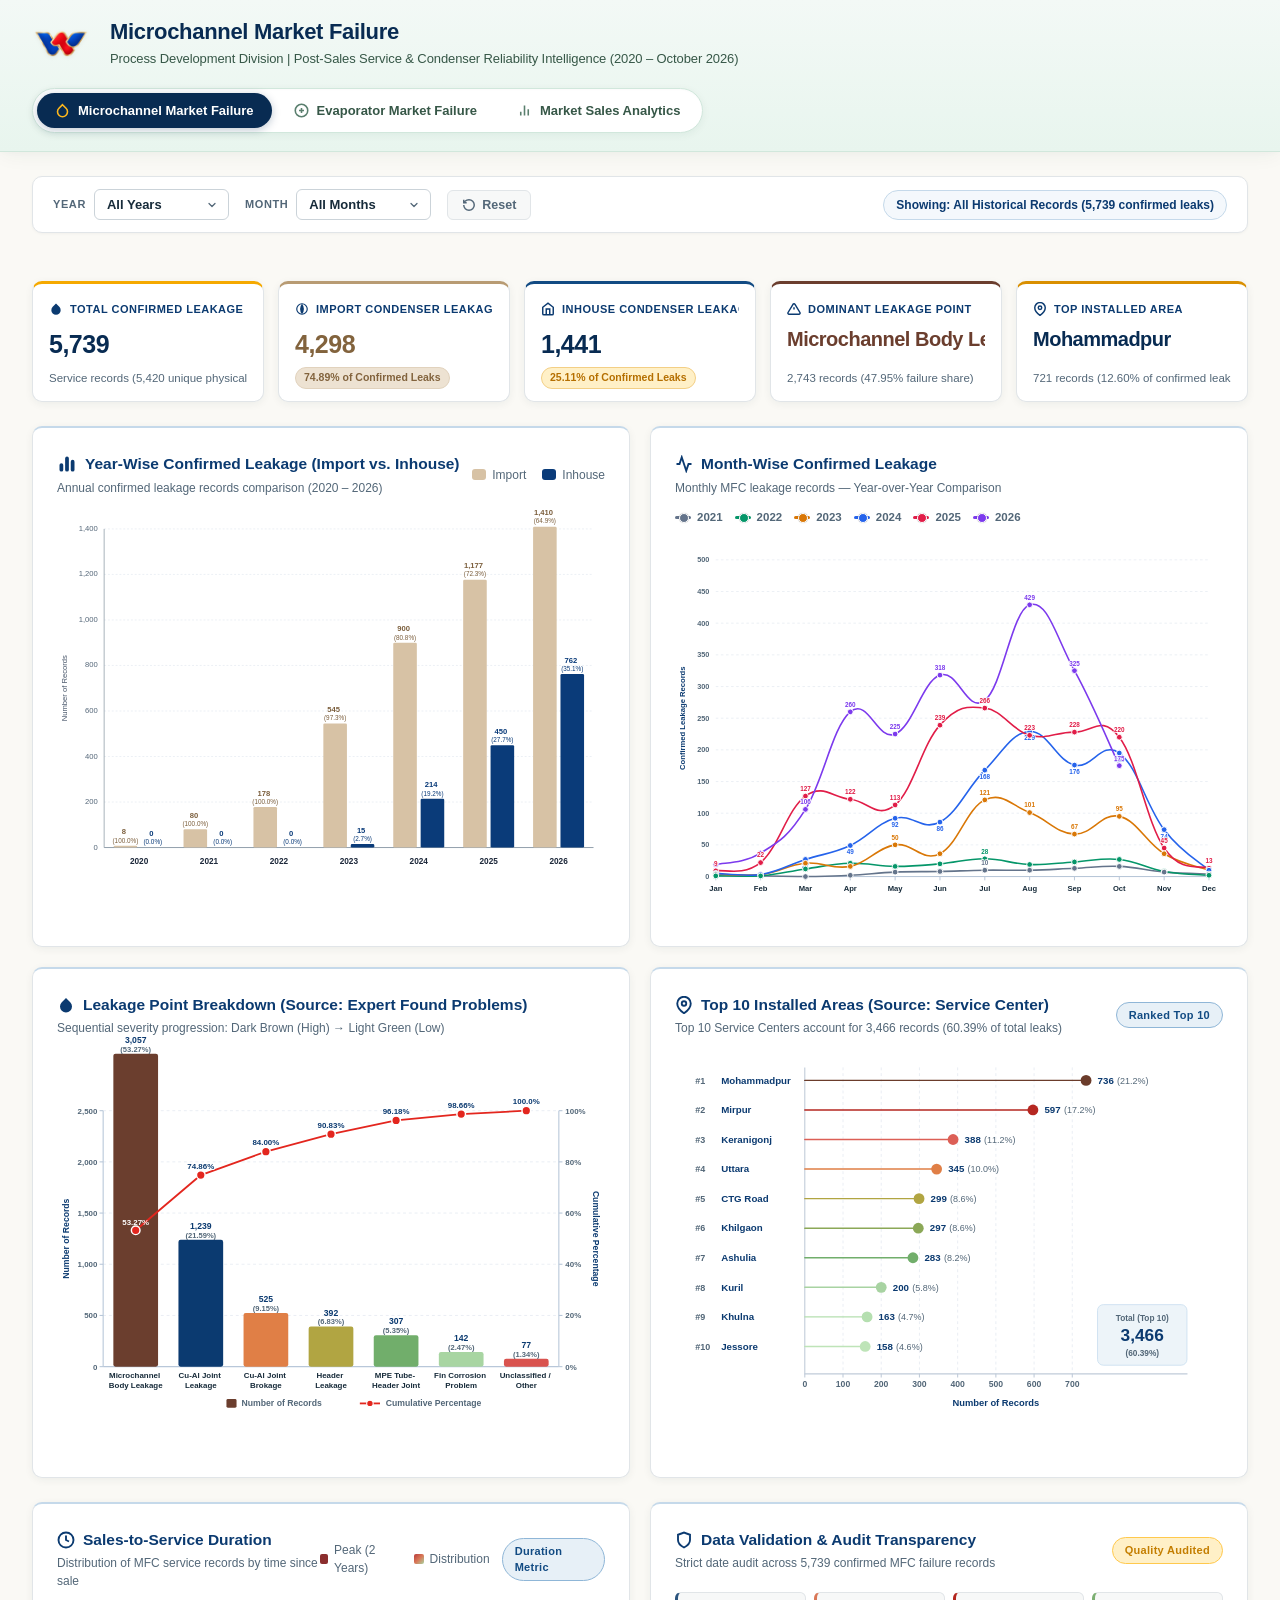
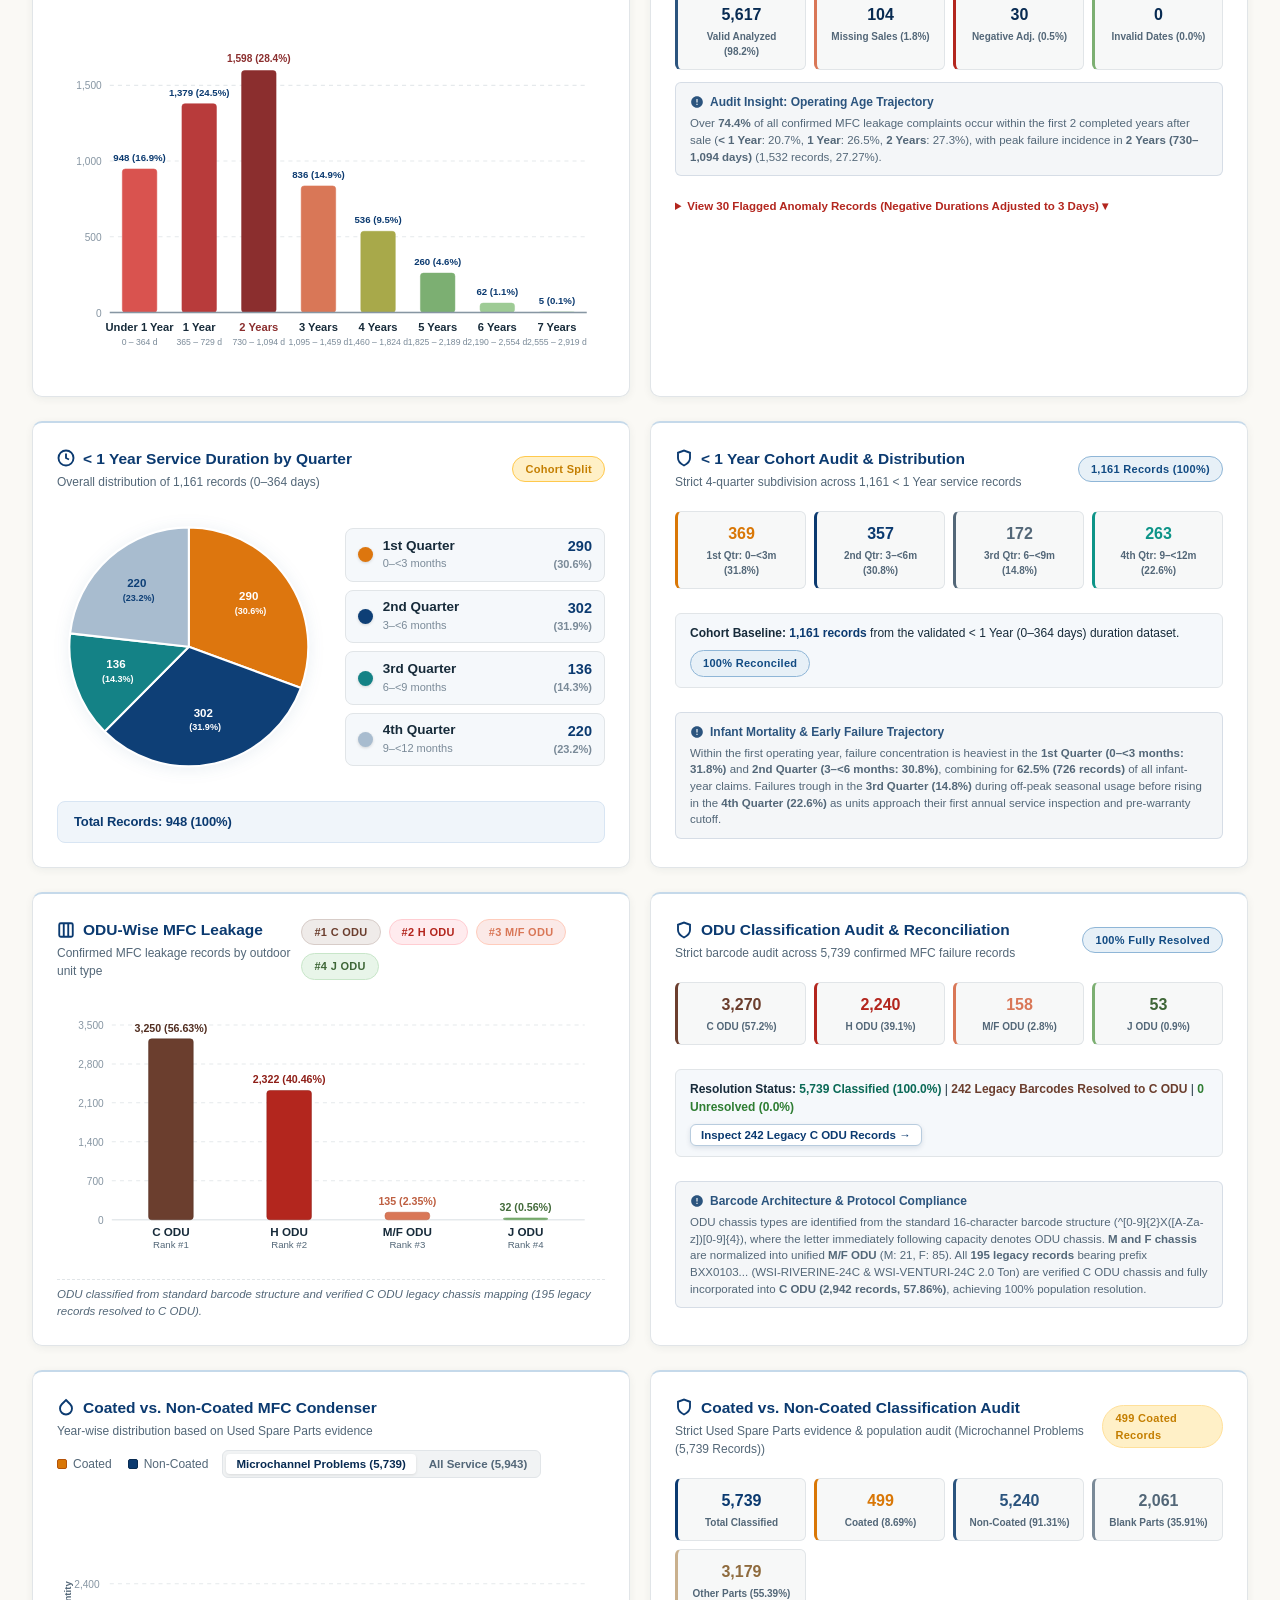
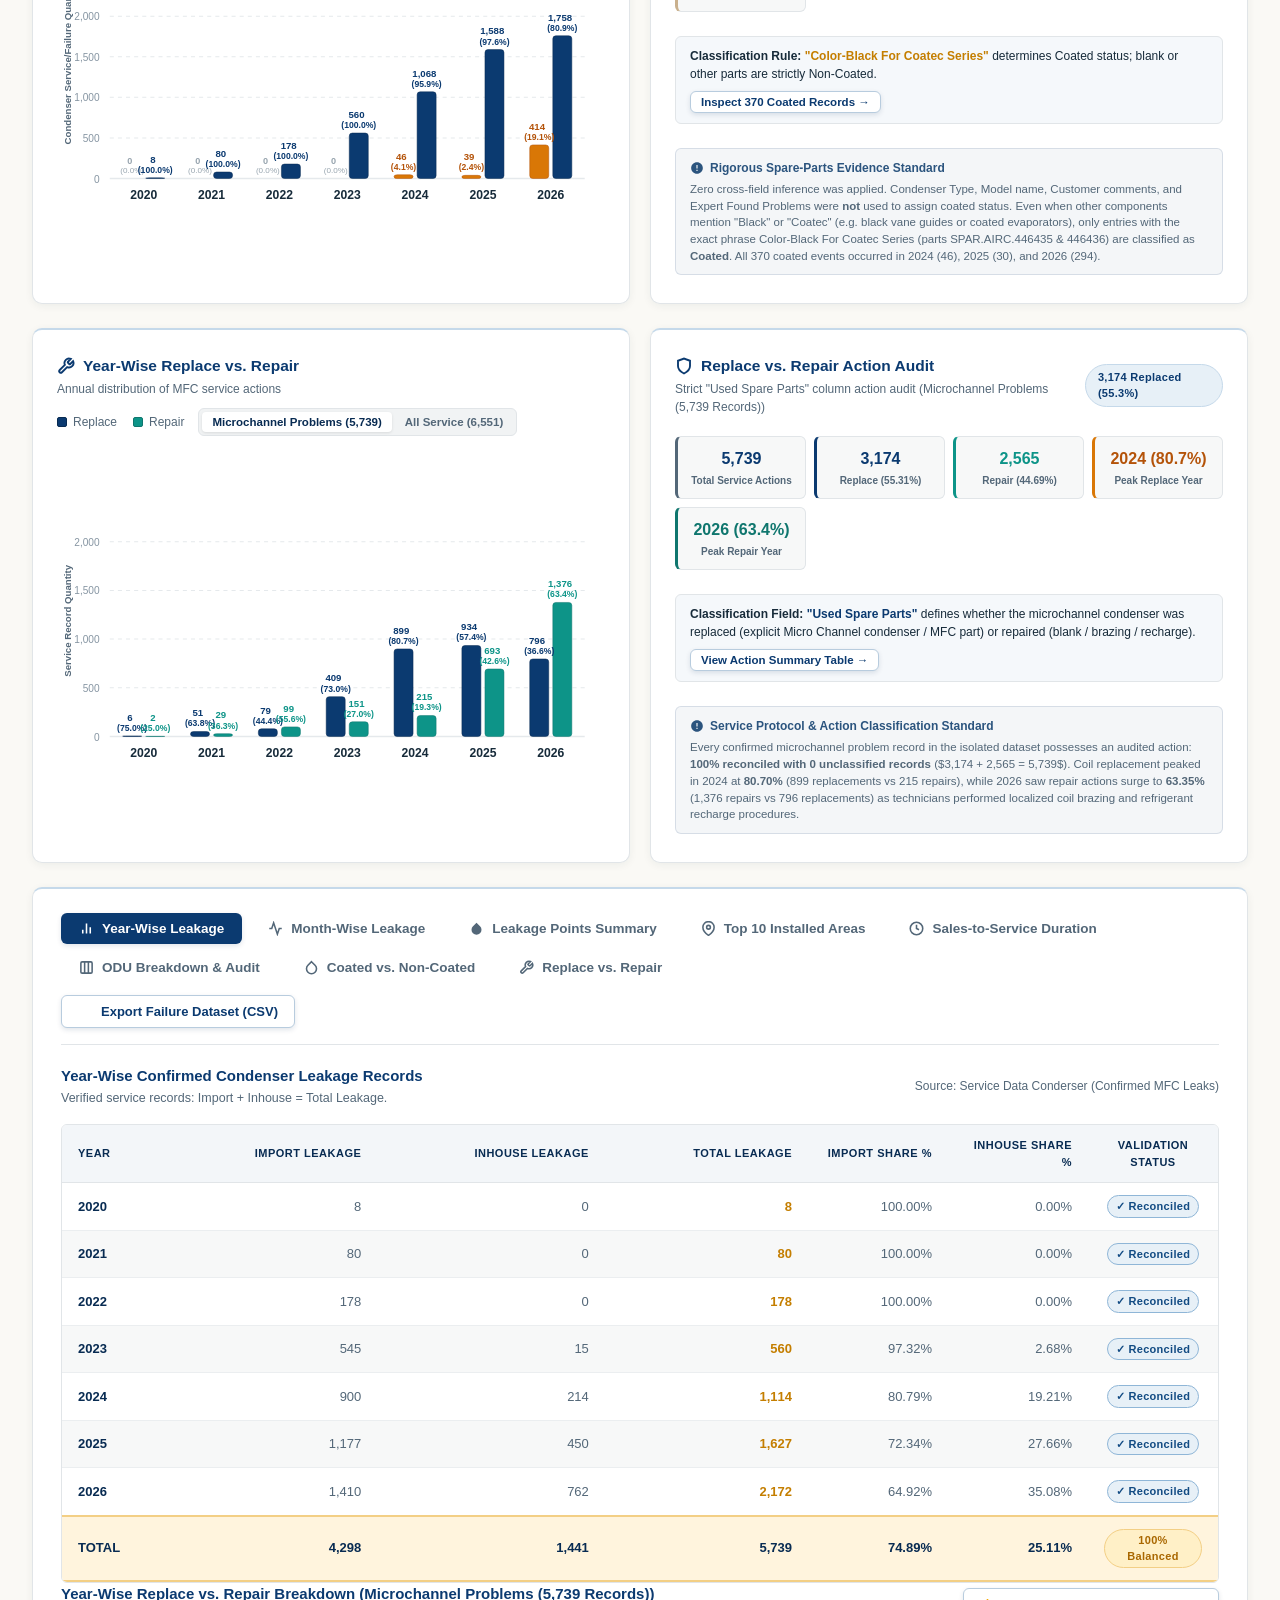
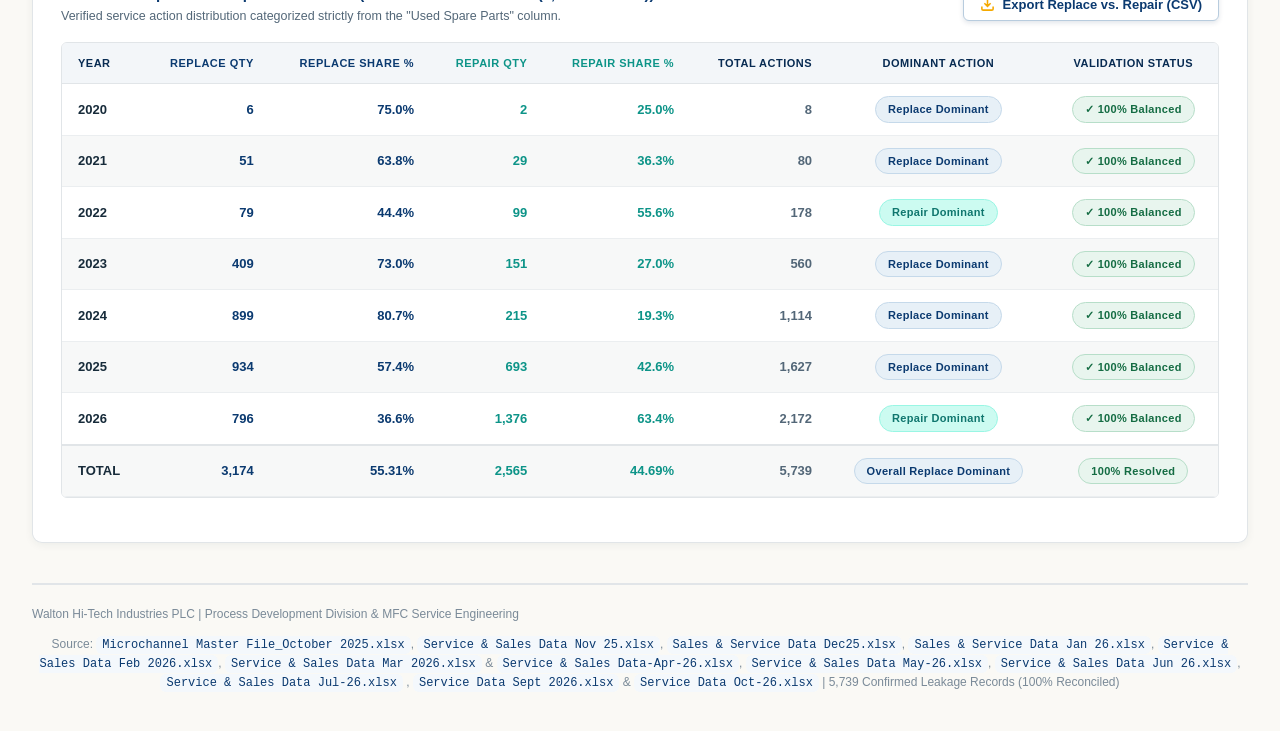
<file: index.html>
<!DOCTYPE html>
<html lang="en">
<head>
  <meta charset="UTF-8">
  <meta name="viewport" content="width=device-width, initial-scale=1.0">
  <title>Walton RAC | Microchannel Market Failure</title>
  <link rel="stylesheet" href="css/style.css">
</head>
<body>
  <!-- Top Header & Brand Bar (100% Viewport Width) -->
  <header class="header-bar">
    <div class="header-inner">
      <div class="header-brand">
        <img src="assets/walton-logo.png" alt="Walton Logo" class="brand-logo">
        <div class="header-titles">
          <h1>Microchannel Market Failure</h1>
          <p>Process Development Division | Post-Sales Service &amp; Condenser Reliability Intelligence (2020 – October 2026)</p>
        </div>
      </div>

      <!-- Multi-Dashboard Page Navigation -->
      <nav class="page-nav" aria-label="Dashboard Navigation">
        <a href="Microchannel Market Failure.html" class="page-nav-link active" title="View Microchannel Market Failure Dashboard">
          <svg width="15" height="15" viewBox="0 0 24 24" fill="none" stroke="currentColor" stroke-width="2.5"><path d="M12 2.69l5.66 5.66a8 8 0 1 1-11.31 0z"/></svg>
          Microchannel Market Failure
        </a>
        <a href="Evaporator Market Failure.html" class="page-nav-link" title="View Evaporator Market Failure Dashboard">
          <svg width="15" height="15" viewBox="0 0 24 24" fill="none" stroke="currentColor" stroke-width="2.5"><circle cx="12" cy="12" r="10"/><path d="M8 12h8"/><path d="M12 8v8"/></svg>
          Evaporator Market Failure
        </a>
        <a href="Microchannel Market Sales.html" class="page-nav-link" title="View Market Sales Analytics Dashboard">
          <svg width="15" height="15" viewBox="0 0 24 24" fill="none" stroke="currentColor" stroke-width="2.5"><path d="M18 20V10M12 20V4M6 20v-6"/></svg>
          Market Sales Analytics
        </a>
      </nav>
    </div>
  </header>

  <div class="dashboard-container">
    <!-- Global Year + Month Filter Bar -->
    <section class="global-filter-bar">
      <div class="filter-controls-group">
        <div class="filter-control-item">
          <label for="globalFilterYear">YEAR</label>
          <div class="select-wrapper">
            <select id="globalFilterYear" class="filter-select" aria-label="Filter by Year">
              <option value="all">All Years</option>
            </select>
          </div>
        </div>

        <div class="filter-control-item">
          <label for="globalFilterMonth">MONTH</label>
          <div class="select-wrapper">
            <select id="globalFilterMonth" class="filter-select" aria-label="Filter by Month">
              <option value="all">All Months</option>
              <option value="1">January</option>
              <option value="2">February</option>
              <option value="3">March</option>
              <option value="4">April</option>
              <option value="5">May</option>
              <option value="6">June</option>
              <option value="7">July</option>
              <option value="8">August</option>
              <option value="9">September</option>
              <option value="10">October</option>
              <option value="11">November</option>
              <option value="12">December</option>
            </select>
          </div>
        </div>

        <button id="globalFilterResetBtn" class="btn-filter-reset" title="Reset filters to All Years and All Months">
          <svg width="14" height="14" viewBox="0 0 24 24" fill="none" stroke="currentColor" stroke-width="2.5"><path d="M3 12a9 9 0 1 0 9-9 9.75 9.75 0 0 0-6.74 2.74L3 8"/><path d="M3 3v5h5"/></svg>
          Reset
        </button>
      </div>

      <div class="filter-status-wrapper">
        <span class="filter-status-badge" id="filterStatusBadge">Showing: All Historical Records</span>
      </div>
    </section>

    <!-- KPI Metric Cards Grid (5 Cards) -->
    <section class="kpi-grid">
      <!-- Total Confirmed Leakage Records -->
      <div class="kpi-card leak">
        <div class="kpi-title">
          <svg class="kpi-icon" viewBox="0 0 24 24" width="16" height="16" fill="currentColor"><path d="M12 2.69l5.66 5.66a8 8 0 1 1-11.31 0z"/></svg>
          Total Confirmed Leakage
        </div>
        <div class="kpi-value" id="kpiTotalLeaks">5,739</div>
        <div class="kpi-subtext" id="kpiTotalLeaksSub">Service records (5,357 unique physical units)</div>
      </div>

      <!-- Import Leakage -->
      <div class="kpi-card cu">
        <div class="kpi-title">
          <svg class="kpi-icon" viewBox="0 0 24 24" width="16" height="16" fill="currentColor"><circle cx="12" cy="12" r="9" fill="none" stroke="currentColor" stroke-width="2"/><path d="M3.6 9h16.8M3.6 15h16.8M12 3a14 14 0 0 1 0 18M12 3a14 14 0 0 0 0 18"/></svg>
          Import Condenser Leakage
        </div>
        <div class="kpi-value" id="kpiImportLeaks">4,316</div>
        <div class="kpi-subtext">
          <span class="kpi-badge badge-cu" id="kpiImportShare">75.44% of Confirmed Leaks</span>
        </div>
      </div>

      <!-- Inhouse Leakage -->
      <div class="kpi-card primary-accent">
        <div class="kpi-title">
          <svg class="kpi-icon" viewBox="0 0 24 24" width="16" height="16" fill="none" stroke="currentColor" stroke-width="2.5"><path d="M3 9l9-7 9 7v11a2 2 0 0 1-2 2H5a2 2 0 0 1-2-2z"/><polyline points="9 22 9 12 15 12 15 22"/></svg>
          Inhouse Condenser Leakage
        </div>
        <div class="kpi-value" id="kpiInhouseLeaks">1,405</div>
        <div class="kpi-subtext">
          <span class="kpi-badge badge-mfc" id="kpiInhouseShare">24.56% of Confirmed Leaks</span>
        </div>
      </div>

      <!-- Dominant Leakage Point -->
      <div class="kpi-card accent-brown">
        <div class="kpi-title">
          <svg class="kpi-icon" viewBox="0 0 24 24" width="16" height="16" fill="none" stroke="currentColor" stroke-width="2.5"><path d="M10.29 3.86L1.82 18a2 2 0 0 0 1.71 3h16.94a2 2 0 0 0 1.71-3L13.71 3.86a2 2 0 0 0-3.42 0z"/><line x1="12" y1="9" x2="12" y2="13"/><line x1="12" y1="17" x2="12.01" y2="17"/></svg>
          Dominant Leakage Point
        </div>
        <div class="kpi-value" style="font-size: 20px; line-height: 1.3;" id="kpiTopLeakPoint">Microchannel Body Leakage</div>
        <div class="kpi-subtext" id="kpiTopLeakPointSub">2,743 records (47.95% failure share)</div>
      </div>

      <!-- Top Installed Area -->
      <div class="kpi-card accent-amber">
        <div class="kpi-title">
          <svg class="kpi-icon" viewBox="0 0 24 24" width="16" height="16" fill="none" stroke="currentColor" stroke-width="2.5"><path d="M21 10c0 7-9 13-9 13s-9-6-9-13a9 9 0 0 1 18 0z"/><circle cx="12" cy="10" r="3"/></svg>
          Top Installed Area
        </div>
        <div class="kpi-value" style="font-size: 20px; line-height: 1.3;" id="kpiTopArea">Mohammadpur</div>
        <div class="kpi-subtext" id="kpiTopAreaSub">721 records (12.60% of confirmed leaks)</div>
      </div>
    </section>

    <!-- Visual Charts Grid (2x2) -->
    <section class="charts-grid">
      <!-- Chart 1: Year-Wise Import vs. Inhouse Leakage (Side-by-Side Grouped Columns) -->
      <div class="chart-card">
        <div class="chart-header">
          <div>
            <div class="chart-title">
              <svg class="chart-title-icon" viewBox="0 0 24 24" width="20" height="20" fill="#0B3A70"><rect x="3" y="11" width="4.5" height="10" rx="2.25"/><rect x="9.75" y="3" width="4.5" height="18" rx="2.25"/><rect x="16.5" y="7" width="4.5" height="14" rx="2.25"/></svg>
              Year-Wise Confirmed Leakage (Import vs. Inhouse)
            </div>
            <div class="chart-subtitle">Annual confirmed leakage records comparison (2020 – 2026)</div>
          </div>
          <div class="chart-legend">
            <span class="legend-item"><span class="legend-color" style="background: #D7C2A5; width: 14px; height: 11px; border-radius: 3px;"></span> Import</span>
            <span class="legend-item"><span class="legend-color" style="background: #0A3B79; width: 14px; height: 11px; border-radius: 3px;"></span> Inhouse</span>
          </div>
        </div>
        <div id="chartYearlyLeakage" class="chart-container"></div>
      </div>

      <!-- Chart 2: Month-Wise Confirmed Leakage (Multi-Series Monthly Time-Series Line Chart) -->
      <div class="chart-card">
        <div class="chart-header" style="flex-wrap: wrap; gap: 12px;">
          <div>
            <div class="chart-title">
              <svg class="chart-title-icon" viewBox="0 0 24 24" width="18" height="18" fill="none" stroke="currentColor" stroke-width="2.5"><polyline points="22 12 18 12 15 21 9 3 6 12 2 12"/></svg>
              Month-Wise Confirmed Leakage
            </div>
            <div id="chartMonthlySubtitle" class="chart-subtitle">Monthly MFC leakage records — Year-over-Year Comparison</div>
          </div>
          <div class="chart-legend monthly-years-legend" id="chartMonthlyLegend">
            <span class="legend-item" data-year="2021"><span class="legend-line-dot" style="background: #64748B;"></span> 2021</span>
            <span class="legend-item" data-year="2022"><span class="legend-line-dot" style="background: #059669;"></span> 2022</span>
            <span class="legend-item" data-year="2023"><span class="legend-line-dot" style="background: #D97706;"></span> 2023</span>
            <span class="legend-item" data-year="2024"><span class="legend-line-dot" style="background: #2563EB;"></span> 2024</span>
            <span class="legend-item" data-year="2025"><span class="legend-line-dot" style="background: #E11D48;"></span> 2025</span>
            <span class="legend-item" data-year="2026"><span class="legend-line-dot" style="background: #7C3AED;"></span> 2026</span>
          </div>
        </div>
        <div id="chartMonthlyLeakage" class="chart-container"></div>
      </div>

      <!-- Chart 3: Leakage Point Breakdown (Pareto Chart) -->
      <div class="chart-card">
        <div class="chart-header">
          <div>
            <div class="chart-title">
              <svg class="chart-title-icon" viewBox="0 0 24 24" width="18" height="18" fill="currentColor"><path d="M12 2.69l5.66 5.66a8 8 0 1 1-11.31 0z"/></svg>
              Leakage Point Breakdown (Source: Expert Found Problems)
            </div>
            <div class="chart-subtitle">Sequential severity progression: Dark Brown (High) → Light Green (Low)</div>
          </div>
        </div>
        <div id="chartLeakagePoints" class="chart-container"></div>
      </div>

      <!-- Chart 4: Top 10 Installed Areas (Horizontal Ranked Lollipop Chart) -->
      <div class="chart-card">
        <div class="chart-header">
          <div>
            <div class="chart-title">
              <svg class="chart-title-icon" viewBox="0 0 24 24" width="18" height="18" fill="none" stroke="currentColor" stroke-width="2.5"><path d="M21 10c0 7-9 13-9 13s-9-6-9-13a9 9 0 0 1 18 0z"/><circle cx="12" cy="10" r="3"/></svg>
              Top 10 Installed Areas (Source: Service Center)
            </div>
            <div class="chart-subtitle">Top 10 Service Centers account for 3,469 records (60.64% of total leaks)</div>
          </div>
          <span class="badge-tag badge-coatec">Ranked Top 10</span>
        </div>
        <div id="chartTopAreas" class="chart-container"></div>
      </div>
    </section>


    <!-- Section 3: Sales-to-Service Duration Analysis -->
    <section class="charts-grid">
      <!-- Chart 5: Sales-to-Service Duration (Dual Column + Median Line Chart) -->
      <div class="chart-card">
        <div class="chart-header">
          <div>
            <div class="chart-title">
              <svg class="chart-title-icon" viewBox="0 0 24 24" width="18" height="18" fill="none" stroke="currentColor" stroke-width="2.5"><circle cx="12" cy="12" r="10"/><polyline points="12 6 12 12 16 14"/></svg>
              Sales-to-Service Duration
            </div>
            <div class="chart-subtitle">Distribution of MFC service records by time since sale</div>
          </div>
          <div style="display: flex; align-items: center; gap: 12px;">
            <div class="chart-legend">
              <div class="legend-item"><span class="legend-color" style="background: #8B2E2E;"></span> Peak (2 Years)</div>
              <div class="legend-item"><span class="legend-color" style="background: linear-gradient(135deg, #B83B3B, #D97757, #A8D5A2);"></span> Distribution</div>
            </div>
            <span class="badge-tag badge-coatec">Duration Metric</span>
          </div>
        </div>
        <div id="chartSalesToService" class="chart-container"></div>
      </div>

      <!-- Data Validation & Anomaly Audit Card -->
      <div class="chart-card">
        <div class="chart-header">
          <div>
            <div class="chart-title">
              <svg class="chart-title-icon" viewBox="0 0 24 24" width="18" height="18" fill="none" stroke="currentColor" stroke-width="2.5"><path d="M12 22s8-4 8-10V5l-8-3-8 3v7c0 6 8 10 8 10z"/></svg>
              Data Validation & Audit Transparency
            </div>
            <div class="chart-subtitle">Strict date audit across 5,739 confirmed MFC failure records</div>
          </div>
          <span class="badge-tag badge-leak">Quality Audited</span>
        </div>
        
        <div class="duration-audit-content">
          <div class="audit-metrics-grid">
            <div class="audit-metric-card valid">
              <div class="audit-metric-val">5,617</div>
              <div class="audit-metric-lbl">Valid Analyzed (98.2%)</div>
            </div>
            <div class="audit-metric-card missing">
              <div class="audit-metric-val">104</div>
              <div class="audit-metric-lbl">Missing Sales (1.8%)</div>
            </div>
            <div class="audit-metric-card negative">
              <div class="audit-metric-val">30</div>
              <div class="audit-metric-lbl">Negative Adj. (0.5%)</div>
            </div>
            <div class="audit-metric-card clean">
              <div class="audit-metric-val">0</div>
              <div class="audit-metric-lbl">Invalid Dates (0.0%)</div>
            </div>
          </div>

          <div class="audit-note-box">
            <div class="audit-note-title">
              <svg width="14" height="14" viewBox="0 0 24 24" fill="currentColor"><path d="M12 2C6.48 2 2 6.48 2 12s4.48 10 10 10 10-4.48 10-10S17.52 2 12 2zm1 15h-2v-2h2v2zm0-4h-2V7h2v6z"/></svg>
              Audit Insight: Operating Age Trajectory
            </div>
            <p class="audit-note-text">
              Over <strong>74.4%</strong> of all confirmed MFC leakage complaints occur within the first 2 completed years after sale (<strong>&lt; 1 Year</strong>: 20.7%, <strong>1 Year</strong>: 26.5%, <strong>2 Years</strong>: 27.3%), with peak failure incidence in <strong>2 Years (730–1,094 days)</strong> (1,532 records, 27.27%).
            </p>
          </div>

          <!-- Collapsible Flagged Anomalies Details -->
          <details class="anomalies-details" style="margin-top: 10px;">
            <summary style="cursor: pointer; font-size: 11.5px; font-weight: 600; color: #B3261E;">
              View 30 Flagged Anomaly Records (Negative Durations Adjusted to 3 Days) ▾
            </summary>
            <div style="max-height: 130px; overflow-y: auto; margin-top: 6px; border: 1px solid var(--border-default); border-radius: 6px;">
              <table class="data-table" style="font-size: 10.5px; margin: 0;">
                <thead>
                  <tr>
                    <th>Year</th>
                    <th>SR No</th>
                    <th>Created Date</th>
                    <th>Sales Date</th>
                    <th class="col-num">Duration</th>
                  </tr>
                </thead>
                <tbody id="negativeAnomaliesTableBody">
                  <!-- Populated via JS -->
                </tbody>
              </table>
            </div>
          </details>
        </div>
      </div>
    </section>

    <!-- Section 3B: < 1 Year Service Duration by Quarter -->
    <section class="charts-grid">
      <!-- Chart 5B: < 1 Year Duration by Quarter (Distribution Pie / Donut Chart) -->
      <div class="chart-card">
        <div class="chart-header">
          <div>
            <div class="chart-title">
              <svg class="chart-title-icon" viewBox="0 0 24 24" width="18" height="18" fill="none" stroke="currentColor" stroke-width="2.5"><circle cx="12" cy="12" r="10"/><polyline points="12 6 12 12 16 14"/></svg>
              &lt; 1 Year Service Duration by Quarter
            </div>
            <div class="chart-subtitle">Overall distribution of 1,161 records (0–364 days)</div>
          </div>
          <div style="display: flex; align-items: center; gap: 12px;">
            <span class="badge-tag badge-leak">Cohort Split</span>
          </div>
        </div>
        <div id="chartUnderOneYearQuarters" class="chart-container"></div>
      </div>

      <!-- < 1 Year Cohort Quarterly Audit Card -->
      <div class="chart-card">
        <div class="chart-header">
          <div>
            <div class="chart-title">
              <svg class="chart-title-icon" viewBox="0 0 24 24" width="18" height="18" fill="none" stroke="currentColor" stroke-width="2.5"><path d="M12 22s8-4 8-10V5l-8-3-8 3v7c0 6 8 10 8 10z"/></svg>
              &lt; 1 Year Cohort Audit &amp; Distribution
            </div>
            <div class="chart-subtitle">Strict 4-quarter subdivision across 1,161 &lt; 1 Year service records</div>
          </div>
          <span class="badge-tag badge-coatec">1,161 Records (100%)</span>
        </div>

        <div class="duration-audit-content">
          <div class="audit-metrics-grid" style="grid-template-columns: repeat(auto-fit, minmax(105px, 1fr));">
            <div class="audit-metric-card" style="border-left: 3px solid #D97706;">
              <div class="audit-metric-val" style="color: #D97706;">369</div>
              <div class="audit-metric-lbl">1st Qtr: 0–&lt;3m (31.8%)</div>
            </div>
            <div class="audit-metric-card" style="border-left: 3px solid #0B3A70;">
              <div class="audit-metric-val" style="color: #0B3A70;">357</div>
              <div class="audit-metric-lbl">2nd Qtr: 3–&lt;6m (30.8%)</div>
            </div>
            <div class="audit-metric-card" style="border-left: 3px solid #536778;">
              <div class="audit-metric-val" style="color: #536778;">172</div>
              <div class="audit-metric-lbl">3rd Qtr: 6–&lt;9m (14.8%)</div>
            </div>
            <div class="audit-metric-card" style="border-left: 3px solid #0D9488;">
              <div class="audit-metric-val" style="color: #0D9488;">263</div>
              <div class="audit-metric-lbl">4th Qtr: 9–&lt;12m (22.6%)</div>
            </div>
          </div>

          <div style="background: var(--bg-hover); border-radius: 6px; padding: 10px 14px; margin-top: 12px; border: 1px solid var(--border-default); display: flex; justify-content: space-between; align-items: center; flex-wrap: wrap; gap: 8px;">
            <div style="font-size: 12px; color: var(--text-primary);">
              <strong>Cohort Baseline:</strong>
              <span style="color: #0B3A70; font-weight: 700;">1,161 records</span> from the validated &lt; 1 Year (0–364 days) duration dataset.
            </div>
            <span class="badge-tag badge-coatec" style="font-size: 11px;">100% Reconciled</span>
          </div>

          <div class="audit-note-box" style="margin-top: 12px;">
            <div class="audit-note-title">
              <svg width="14" height="14" viewBox="0 0 24 24" fill="currentColor"><path d="M12 2C6.48 2 2 6.48 2 12s4.48 10 10 10 10-4.48 10-10S17.52 2 12 2zm1 15h-2v-2h2v2zm0-4h-2V7h2v6z"/></svg>
              Infant Mortality &amp; Early Failure Trajectory
            </div>
            <p class="audit-note-text">
              Within the first operating year, failure concentration is heaviest in the <strong>1st Quarter (0–&lt;3 months: 31.8%)</strong> and <strong>2nd Quarter (3–&lt;6 months: 30.8%)</strong>, combining for <strong>62.5% (726 records)</strong> of all infant-year claims. Failures trough in the <strong>3rd Quarter (14.8%)</strong> during off-peak seasonal usage before rising in the <strong>4th Quarter (22.6%)</strong> as units approach their first annual service inspection and pre-warranty cutoff.
            </p>
          </div>
        </div>
      </div>
    </section>

    
    <!-- Section 4: ODU-Wise MFC Leakage & Chassis Audit -->
    <section class="charts-grid">
      <!-- Chart 6: ODU-Wise MFC Leakage (Vertical Column Chart) -->
      <div class="chart-card">
        <div class="chart-header">
          <div>
            <div class="chart-title">
              <svg class="chart-title-icon" viewBox="0 0 24 24" width="18" height="18" fill="none" stroke="currentColor" stroke-width="2.5"><rect x="3" y="3" width="18" height="18" rx="2"/><line x1="9" y1="3" x2="9" y2="21"/><line x1="15" y1="3" x2="15" y2="21"/></svg>
              ODU-Wise MFC Leakage
            </div>
            <div class="chart-subtitle">Confirmed MFC leakage records by outdoor unit type</div>
          </div>
          <div style="display: flex; align-items: center; gap: 8px; flex-wrap: wrap;">
            <span class="badge-tag" style="background: #EFEBE9; color: #6B3E2E; border: 1px solid #D7CCC8;">#1 C ODU</span>
            <span class="badge-tag" style="background: #FFEBEE; color: #B3261E; border: 1px solid #FFCDD2;">#2 H ODU</span>
            <span class="badge-tag" style="background: #FBE9E7; color: #D97757; border: 1px solid #FFCCBC;">#3 M/F ODU</span>
            <span class="badge-tag" style="background: #E8F5E9; color: #3E6637; border: 1px solid #C8E6C9;">#4 J ODU</span>
          </div>
        </div>
        <div id="chartOduLeakage" class="chart-container"></div>
        <div style="margin-top: 8px; font-size: 11.5px; color: var(--text-secondary); font-style: italic; border-top: 1px dashed var(--border-default); padding-top: 6px;">
          ODU classified from standard barcode structure and verified C ODU legacy chassis mapping (195 legacy records resolved to C ODU).
        </div>
      </div>

      <!-- ODU Classification Audit & Reconciliation Card -->
      <div class="chart-card">
        <div class="chart-header">
          <div>
            <div class="chart-title">
              <svg class="chart-title-icon" viewBox="0 0 24 24" width="18" height="18" fill="none" stroke="currentColor" stroke-width="2.5"><path d="M12 22s8-4 8-10V5l-8-3-8 3v7c0 6 8 10 8 10z"/></svg>
              ODU Classification Audit &amp; Reconciliation
            </div>
            <div class="chart-subtitle">Strict barcode audit across 5,739 confirmed MFC failure records</div>
          </div>
          <span class="badge-tag badge-coatec">100% Fully Resolved</span>
        </div>
        
        <div class="duration-audit-content">
          <div class="audit-metrics-grid">
            <div class="audit-metric-card" style="border-left: 3px solid #6B3E2E;">
              <div class="audit-metric-val" style="color: #6B3E2E;">3,270</div>
              <div class="audit-metric-lbl">C ODU (57.2%)</div>
            </div>
            <div class="audit-metric-card" style="border-left: 3px solid #B3261E;">
              <div class="audit-metric-val" style="color: #B3261E;">2,240</div>
              <div class="audit-metric-lbl">H ODU (39.1%)</div>
            </div>
            <div class="audit-metric-card" style="border-left: 3px solid #D97757;">
              <div class="audit-metric-val" style="color: #D97757;">158</div>
              <div class="audit-metric-lbl">M/F ODU (2.8%)</div>
            </div>
            <div class="audit-metric-card" style="border-left: 3px solid #7CAF72;">
              <div class="audit-metric-val" style="color: #3E6637;">53</div>
              <div class="audit-metric-lbl">J ODU (0.9%)</div>
            </div>
          </div>

          <div style="background: var(--bg-hover); border-radius: 6px; padding: 10px 14px; margin-top: 12px; border: 1px solid var(--border-default); display: flex; justify-content: space-between; align-items: center; flex-wrap: wrap; gap: 8px;">
            <div style="font-size: 12px; color: var(--text-primary);">
              <strong>Resolution Status:</strong> 
              <span style="color: #0A6956; font-weight: 700;">5,739 Classified (100.0%)</span> | 
              <span style="color: #6B3E2E; font-weight: 600;">242 Legacy Barcodes Resolved to C ODU</span> | 
              <span style="color: #2E7D32; font-weight: 600;">0 Unresolved (0.0%)</span>
            </div>
            <button id="btnJumpToOduAudit" class="btn-export" style="font-size: 11.5px; padding: 4px 10px;">
              Inspect 242 Legacy C ODU Records →
            </button>
          </div>

          <div class="audit-note-box" style="margin-top: 12px;">
            <div class="audit-note-title">
              <svg width="14" height="14" viewBox="0 0 24 24" fill="currentColor"><path d="M12 2C6.48 2 2 6.48 2 12s4.48 10 10 10 10-4.48 10-10S17.52 2 12 2zm1 15h-2v-2h2v2zm0-4h-2V7h2v6z"/></svg>
              Barcode Architecture &amp; Protocol Compliance
            </div>
            <p class="audit-note-text">
              ODU chassis types are identified from the standard 16-character barcode structure (<code>^[0-9]{2}X([A-Za-z])[0-9]{4}</code>), where the letter immediately following capacity denotes ODU chassis. <strong>M and F chassis</strong> are normalized into unified <strong>M/F ODU</strong> (M: 21, F: 85). All <strong>195 legacy records</strong> bearing prefix <code>BXX0103...</code> (WSI-RIVERINE-24C & WSI-VENTURI-24C 2.0 Ton) are verified C ODU chassis and fully incorporated into <strong>C ODU (2,942 records, 57.86%)</strong>, achieving 100% population resolution.
            </p>
          </div>
        </div>
      </div>
    </section>

    <!-- Section 5: Coated vs. Non-Coated MFC Condenser Analysis -->
    <section class="charts-grid">
      <!-- Chart 7: Year-Wise Coated vs. Non-Coated Condenser (Grouped Columns) -->
      <div class="chart-card">
        <div class="chart-header" style="flex-wrap: wrap; gap: 10px;">
          <div>
            <div class="chart-title">
              <svg class="chart-title-icon" viewBox="0 0 24 24" width="18" height="18" fill="none" stroke="currentColor" stroke-width="2.5"><path d="M12 2.69l5.66 5.66a8 8 0 1 1-11.31 0z"/></svg>
              Coated vs. Non-Coated MFC Condenser
            </div>
            <div id="chartCoatedSubtitle" class="chart-subtitle">Year-wise distribution based on Used Spare Parts evidence</div>
          </div>
          <div style="display: flex; align-items: center; gap: 14px; flex-wrap: wrap;">
            <div class="chart-legend">
              <span class="legend-item"><span class="legend-color" style="background: #D97706; border: 1px solid #B45309;"></span> Coated</span>
              <span class="legend-item"><span class="legend-color" style="background: #0B3A70; border: 1px solid #082B52;"></span> Non-Coated</span>
            </div>
            <div class="segmented-control" id="coatedPopToggle" role="group" aria-label="Select Dataset Population">
              <button class="segmented-btn active" data-pop="pop4031" title="Analyze Microchannel Problems (5,739)">Microchannel Problems (5,739)</button>
              <button class="segmented-btn" data-pop="pop4253" title="Analyze All Clean MFC Service Records (5,943)">All Service (5,943)</button>
            </div>
          </div>
        </div>
        <div id="chartCoatedVsNonCoated" class="chart-container"></div>
      </div>

      <!-- Coated vs. Non-Coated Classification Audit Card -->
      <div class="chart-card">
        <div class="chart-header">
          <div>
            <div class="chart-title">
              <svg class="chart-title-icon" viewBox="0 0 24 24" width="18" height="18" fill="none" stroke="currentColor" stroke-width="2.5"><path d="M12 22s8-4 8-10V5l-8-3-8 3v7c0 6 8 10 8 10z"/></svg>
              Coated vs. Non-Coated Classification Audit
            </div>
            <div class="chart-subtitle" id="coatedAuditSubtitle">Strict Used Spare Parts evidence &amp; population audit</div>
          </div>
          <span class="badge-tag badge-coated" id="coatedAuditBadge">370 Coated Records</span>
        </div>

        <div class="duration-audit-content">
          <div class="audit-metrics-grid" style="grid-template-columns: repeat(auto-fit, minmax(105px, 1fr));">
            <div class="audit-metric-card" style="border-left: 3px solid #0B3A70;">
              <div class="audit-metric-val" id="auditMetricTotal" style="color: #0B3A70;">5,739</div>
              <div class="audit-metric-lbl">Total Classified</div>
            </div>
            <div class="audit-metric-card" style="border-left: 3px solid #D97706;">
              <div class="audit-metric-val" id="auditMetricCoated" style="color: #D97706;">370</div>
              <div class="audit-metric-lbl" id="auditMetricCoatedLbl">Coated (6.47%)</div>
            </div>
            <div class="audit-metric-card" style="border-left: 3px solid #2B547E;">
              <div class="audit-metric-val" id="auditMetricNonCoated" style="color: #2B547E;">5,351</div>
              <div class="audit-metric-lbl" id="auditMetricNonCoatedLbl">Non-Coated (93.53%)</div>
            </div>
            <div class="audit-metric-card" style="border-left: 3px solid #7A8A98;">
              <div class="audit-metric-val" id="auditMetricBlank" style="color: #536778;">1,711</div>
              <div class="audit-metric-lbl" id="auditMetricBlankLbl">Blank Parts (29.91%)</div>
            </div>
            <div class="audit-metric-card" style="border-left: 3px solid #C9B08D;">
              <div class="audit-metric-val" id="auditMetricOther" style="color: #8F6B3E;">3,640</div>
              <div class="audit-metric-lbl" id="auditMetricOtherLbl">Other Parts (63.63%)</div>
            </div>
          </div>

          <div style="background: var(--bg-hover); border-radius: 6px; padding: 10px 14px; margin-top: 12px; border: 1px solid var(--border-default); display: flex; justify-content: space-between; align-items: center; flex-wrap: wrap; gap: 8px;">
            <div style="font-size: 12px; color: var(--text-primary);">
              <strong>Classification Rule:</strong>
              <span style="color: #C47E00; font-weight: 700;">"Color-Black For Coatec Series"</span> determines Coated status; blank or other parts are strictly Non-Coated.
            </div>
            <button id="btnJumpToCoatedRegister" class="btn-export" style="font-size: 11.5px; padding: 4px 10px;">
              Inspect 370 Coated Records →
            </button>
          </div>

          <div class="audit-note-box" style="margin-top: 12px;">
            <div class="audit-note-title">
              <svg width="14" height="14" viewBox="0 0 24 24" fill="currentColor"><path d="M12 2C6.48 2 2 6.48 2 12s4.48 10 10 10 10-4.48 10-10S17.52 2 12 2zm1 15h-2v-2h2v2zm0-4h-2V7h2v6z"/></svg>
              Rigorous Spare-Parts Evidence Standard
            </div>
            <p class="audit-note-text">
              Zero cross-field inference was applied. <code>Condenser Type</code>, <code>Model name</code>, <code>Customer comments</code>, and <code>Expert Found Problems</code> were <strong>not</strong> used to assign coated status. Even when other components mention "Black" or "Coatec" (e.g. black vane guides or coated evaporators), only entries with the exact phrase <code>Color-Black For Coatec Series</code> (parts <code>SPAR.AIRC.446435</code> &amp; <code>446436</code>) are classified as <strong>Coated</strong>. All 370 coated events occurred in 2024 (46), 2025 (30), and 2026 (294).
            </p>
          </div>
        </div>
      </div>
    </section>

    <!-- Section 6: Year-Wise Replace vs. Repair Analysis -->
    <section class="charts-grid">
      <!-- Chart 8: Year-Wise Replace vs. Repair (Grouped Columns) -->
      <div class="chart-card">
        <div class="chart-header" style="flex-wrap: wrap; gap: 10px;">
          <div>
            <div class="chart-title">
              <svg class="chart-title-icon" viewBox="0 0 24 24" width="18" height="18" fill="none" stroke="currentColor" stroke-width="2.5"><path d="M14.7 6.3a1 1 0 0 0 0 1.4l1.6 1.6a1 1 0 0 0 1.4 0l3.77-3.77a6 6 0 0 1-7.94 7.94l-6.91 6.91a2.12 2.12 0 0 1-3-3l6.91-6.91a6 6 0 0 1 7.94-7.94l-3.76 3.76z"/></svg>
              Year-Wise Replace vs. Repair
            </div>
            <div id="chartReplaceRepairSubtitle" class="chart-subtitle">Annual distribution of MFC service actions</div>
          </div>
          <div style="display: flex; align-items: center; gap: 14px; flex-wrap: wrap;">
            <div class="chart-legend">
              <span class="legend-item"><span class="legend-color" style="background: #0B3A70; border: 1px solid #082B52;"></span> Replace</span>
              <span class="legend-item"><span class="legend-color" style="background: #0D9488; border: 1px solid #0F766E;"></span> Repair</span>
            </div>
            <div class="segmented-control" id="replaceRepairPopToggle" role="group" aria-label="Select Dataset Population">
              <button class="segmented-btn active" data-pop="pop4031" title="Analyze Microchannel Problems (5,739)">Microchannel Problems (5,739)</button>
              <button class="segmented-btn" data-pop="pop4253" title="Analyze All Clean MFC Service Records (5,943)">All Service (5,943)</button>
            </div>
          </div>
        </div>
        <div id="chartReplaceVsRepair" class="chart-container"></div>
      </div>

      <!-- Replace vs. Repair Action Audit Card -->
      <div class="chart-card">
        <div class="chart-header">
          <div>
            <div class="chart-title">
              <svg class="chart-title-icon" viewBox="0 0 24 24" width="18" height="18" fill="none" stroke="currentColor" stroke-width="2.5"><path d="M12 22s8-4 8-10V5l-8-3-8 3v7c0 6 8 10 8 10z"/></svg>
              Replace vs. Repair Action Audit
            </div>
            <div class="chart-subtitle" id="replaceRepairAuditSubtitle">Strict "Used Spare Parts" column action audit</div>
          </div>
          <span class="badge-tag badge-replace" id="replaceRepairAuditBadge">3,174 Replaced (55.3%)</span>
        </div>

        <div class="duration-audit-content">
          <div class="audit-metrics-grid" style="grid-template-columns: repeat(auto-fit, minmax(105px, 1fr));">
            <div class="audit-metric-card" style="border-left: 3px solid #536778;">
              <div class="audit-metric-val" id="rrMetricTotal" style="color: #0B3A70;">5,739</div>
              <div class="audit-metric-lbl">Total Service Actions</div>
            </div>
            <div class="audit-metric-card" style="border-left: 3px solid #0B3A70;">
              <div class="audit-metric-val" id="rrMetricReplace" style="color: #0B3A70;">3,174</div>
              <div class="audit-metric-lbl" id="rrMetricReplaceLbl">Replace (55.31%)</div>
            </div>
            <div class="audit-metric-card" style="border-left: 3px solid #0D9488;">
              <div class="audit-metric-val" id="rrMetricRepair" style="color: #0D9488;">2,565</div>
              <div class="audit-metric-lbl" id="rrMetricRepairLbl">Repair (44.69%)</div>
            </div>
            <div class="audit-metric-card" style="border-left: 3px solid #D97706;">
              <div class="audit-metric-val" id="rrMetricPeakReplace" style="color: #B45309;">2024 (80.7%)</div>
              <div class="audit-metric-lbl">Peak Replace Year</div>
            </div>
            <div class="audit-metric-card" style="border-left: 3px solid #0F766E;">
              <div class="audit-metric-val" id="rrMetricPeakRepair" style="color: #0F766E;">2026 (63.4%)</div>
              <div class="audit-metric-lbl">Peak Repair Year</div>
            </div>
          </div>

          <div style="background: var(--bg-hover); border-radius: 6px; padding: 10px 14px; margin-top: 12px; border: 1px solid var(--border-default); display: flex; justify-content: space-between; align-items: center; flex-wrap: wrap; gap: 8px;">
            <div style="font-size: 12px; color: var(--text-primary);">
              <strong>Classification Field:</strong>
              <span style="color: #0B3A70; font-weight: 700;">"Used Spare Parts"</span> defines whether the microchannel condenser was replaced (explicit Micro Channel condenser / MFC part) or repaired (blank / brazing / recharge).
            </div>
            <button id="btnJumpToReplaceRepairTable" class="btn-export" style="font-size: 11.5px; padding: 4px 10px;">
              View Action Summary Table →
            </button>
          </div>

          <div class="audit-note-box" style="margin-top: 12px;">
            <div class="audit-note-title">
              <svg width="14" height="14" viewBox="0 0 24 24" fill="currentColor"><path d="M12 2C6.48 2 2 6.48 2 12s4.48 10 10 10 10-4.48 10-10S17.52 2 12 2zm1 15h-2v-2h2v2zm0-4h-2V7h2v6z"/></svg>
              Service Protocol &amp; Action Classification Standard
            </div>
            <p class="audit-note-text">
              Every confirmed microchannel problem record in the isolated dataset possesses an audited action: <strong>100% reconciled with 0 unclassified records</strong> ($3,174 + 2,565 = 5,739$). Coil replacement peaked in 2024 at <strong>80.70%</strong> (899 replacements vs 215 repairs), while 2026 saw repair actions surge to <strong>63.35%</strong> (1,376 repairs vs 796 replacements) as technicians performed localized coil brazing and refrigerant recharge procedures.
            </p>
          </div>
        </div>
      </div>
    </section>

    <!-- Tabbed Structured Data Explorer -->
    <section class="explorer-card">
      <div class="tabs-header">
        <div class="tab-nav">
          <button class="tab-btn active" data-tab="yearlyTab">
            <svg width="15" height="15" viewBox="0 0 24 24" fill="none" stroke="currentColor" stroke-width="2.5"><path d="M18 20V10M12 20V4M6 20v-6"/></svg>
            Year-Wise Leakage
          </button>
          <button class="tab-btn" data-tab="monthlyTab">
            <svg width="15" height="15" viewBox="0 0 24 24" fill="none" stroke="currentColor" stroke-width="2.5"><polyline points="22 12 18 12 15 21 9 3 6 12 2 12"/></svg>
            Month-Wise Leakage
          </button>
          <button class="tab-btn" data-tab="pointsTab">
            <svg width="15" height="15" viewBox="0 0 24 24" fill="currentColor"><path d="M12 2.69l5.66 5.66a8 8 0 1 1-11.31 0z"/></svg>
            Leakage Points Summary
          </button>
          <button class="tab-btn" data-tab="areasTab">
            <svg width="15" height="15" viewBox="0 0 24 24" fill="none" stroke="currentColor" stroke-width="2.5"><path d="M21 10c0 7-9 13-9 13s-9-6-9-13a9 9 0 0 1 18 0z"/><circle cx="12" cy="10" r="3"/></svg>
            Top 10 Installed Areas
          </button>
          <button class="tab-btn" data-tab="durationTab">
            <svg width="15" height="15" viewBox="0 0 24 24" fill="none" stroke="currentColor" stroke-width="2.5"><circle cx="12" cy="12" r="10"/><polyline points="12 6 12 12 16 14"/></svg>
            Sales-to-Service Duration
          </button>
          <button class="tab-btn" data-tab="oduTab">
            <svg width="15" height="15" viewBox="0 0 24 24" fill="none" stroke="currentColor" stroke-width="2.5"><rect x="3" y="3" width="18" height="18" rx="2"/><line x1="9" y1="3" x2="9" y2="21"/><line x1="15" y1="3" x2="15" y2="21"/></svg>
            ODU Breakdown &amp; Audit
          </button>
          <button class="tab-btn" data-tab="coatedTab">
            <svg width="15" height="15" viewBox="0 0 24 24" fill="none" stroke="currentColor" stroke-width="2.5"><path d="M12 2.69l5.66 5.66a8 8 0 1 1-11.31 0z"/></svg>
            Coated vs. Non-Coated
          </button>
          <button class="tab-btn" data-tab="replaceRepairTab">
            <svg width="15" height="15" viewBox="0 0 24 24" fill="none" stroke="currentColor" stroke-width="2.5"><path d="M14.7 6.3a1 1 0 0 0 0 1.4l1.6 1.6a1 1 0 0 0 1.4 0l3.77-3.77a6 6 0 0 1-7.94 7.94l-6.91 6.91a2.12 2.12 0 0 1-3-3l6.91-6.91a6 6 0 0 1 7.94-7.94l-3.76 3.76z"/></svg>
            Replace vs. Repair
          </button>
        </div>

        <div class="tab-actions">
          <button id="btnExport" class="btn-export">
            <svg width="15" height="15" viewBox="0 0 24 24" fill="none" stroke="var(--color-amber-primary)" stroke-width="2.5"><path d="M21 15v4a2 2 0 0 1-2 2H5a2 2 0 0 1-2-2v-4M7 10l5 5 5-5M12 15V3"/></svg>
            Export Failure Dataset (CSV)
          </button>
        </div>
      </div>

      <!-- Tab 1: Year-Wise Leakage Table -->
      <div id="tabYearly" class="tab-content">
        <div style="display: flex; justify-content: space-between; align-items: center; margin-bottom: 16px; flex-wrap: wrap; gap: 12px;">
          <div>
            <h3 class="section-subheading" style="margin-bottom: 2px;">Year-Wise Confirmed Condenser Leakage Records</h3>
            <p style="font-size: 12.5px; color: var(--text-secondary); margin: 0;">Verified service records: Import + Inhouse = Total Leakage.</p>
          </div>
          <span style="font-size: 12px; color: var(--text-secondary);">Source: <code>Service Data Conderser</code> (Confirmed MFC Leaks)</span>
        </div>

        <div class="table-container">
          <table>
            <thead>
              <tr>
                <th style="width: 100px;">Year</th>
                <th class="col-num">Import Leakage</th>
                <th class="col-num">Inhouse Leakage</th>
                <th class="col-num">Total Leakage</th>
                <th class="col-num" style="width: 140px;">Import Share %</th>
                <th class="col-num" style="width: 140px;">Inhouse Share %</th>
                <th style="text-align: center; width: 130px;">Validation Status</th>
              </tr>
            </thead>
            <tbody id="yearlyTableBody"></tbody>
            <tfoot id="yearlyTableFoot"></tfoot>
          </table>
        </div>
      </div>

      <!-- Tab 2: Month-Wise Leakage Table -->
      <div id="tabMonthly" class="tab-content" style="display: none;">
        <div style="display: flex; justify-content: space-between; align-items: center; margin-bottom: 16px; flex-wrap: wrap; gap: 12px;">
          <div class="filter-group" id="monthYearFilters">
            <button class="filter-chip active" data-year="all">All (75 Mos)</button>
            <button class="filter-chip" data-year="2020">2020 (10)</button>
            <button class="filter-chip" data-year="2021">2021 (11)</button>
            <button class="filter-chip" data-year="2022">2022 (12)</button>
            <button class="filter-chip" data-year="2023">2023 (12)</button>
            <button class="filter-chip" data-year="2024">2024 (12)</button>
            <button class="filter-chip" data-year="2025">2025 (12)</button>
            <button class="filter-chip" data-year="2026">2026 (6)</button>
          </div>
          <input type="text" id="monthSearch" class="search-input" placeholder="Search period (e.g. 2024, Jul)..." style="width: 240px;">
        </div>

        <div class="table-container">
          <table>
            <thead>
              <tr>
                <th style="width: 100px;">Year</th>
                <th style="width: 100px;">Month</th>
                <th class="col-num">Import Leakage</th>
                <th class="col-num">Inhouse Leakage</th>
                <th class="col-num">Total Leakage</th>
                <th class="col-num" style="width: 130px;">Import Share %</th>
                <th class="col-num" style="width: 130px;">Inhouse Share %</th>
                <th style="text-align: center; width: 120px;">Reconciled</th>
              </tr>
            </thead>
            <tbody id="monthlyTableBody"></tbody>
            <tfoot id="monthlyTableFoot"></tfoot>
          </table>
        </div>
      </div>

      <!-- Tab 3: Leakage Points Summary Table -->
      <div id="tabPoints" class="tab-content" style="display: none;">
        <div style="display: flex; justify-content: space-between; align-items: center; margin-bottom: 16px; flex-wrap: wrap; gap: 12px;">
          <div>
            <h3 class="section-subheading" style="margin-bottom: 2px;">Official Leakage Points Failure Distribution</h3>
            <p style="font-size: 12.5px; color: var(--text-secondary); margin: 0;">Classified strictly from the <code>Expert Found Problems</code> column with zero inferences from other fields.</p>
          </div>
          <button id="btnViewUnclassified" class="btn-export" style="font-size: 12px; padding: 6px 14px;">
            Inspect 664 Unclassified / Other Records
          </button>
        </div>

        <div class="table-container">
          <table>
            <thead>
              <tr>
                <th style="width: 45px;">#</th>
                <th>Leakage Point</th>
                <th class="col-num">Import</th>
                <th class="col-num">Inhouse</th>
                <th class="col-num">Total</th>
                <th class="col-num" style="width: 130px;">Share %</th>
                <th style="width: 240px;">Visual Distribution</th>
              </tr>
            </thead>
            <tbody id="pointsTableBody"></tbody>
            <tfoot id="pointsTableFoot"></tfoot>
          </table>
        </div>

        <div class="ambiguous-callout" style="margin-top: 20px; margin-bottom: 0;">
          <div>
            <div class="ambiguous-callout-title">
              <svg width="16" height="16" viewBox="0 0 24 24" fill="none" stroke="var(--blue-800)" stroke-width="2.5"><circle cx="12" cy="12" r="10"/><line x1="12" y1="16" x2="12" y2="12"/><line x1="12" y1="8" x2="12.01" y2="8"/></svg>
              Strict Classification Compliance Statement
            </div>
            <div class="ambiguous-callout-desc">
              Per project specification, only the <code>Expert Found Problems</code> column was consulted. Confirmed leaks that did not explicitly state one of the six categories (such as connecting short tubes, service valves, Y-joints, and multi-problem combinations) were assigned to <strong>“Unclassified / Other” (664 records)</strong> to prevent false assumptions.
            </div>
          </div>
        </div>
      </div>

      <!-- Tab 4: Top 10 Installed Areas Table -->
      <div id="tabAreas" class="tab-content" style="display: none;">
        <div style="display: flex; justify-content: space-between; align-items: center; margin-bottom: 16px; flex-wrap: wrap; gap: 12px;">
          <div>
            <h3 class="section-subheading" style="margin-bottom: 2px;">Top 10 Installed Areas by Confirmed Leakage Records</h3>
            <p style="font-size: 12.5px; color: var(--text-secondary); margin: 0;">Ranked based on source column <code>Service Center</code>.</p>
          </div>
          <span class="badge-tag badge-mfc">Source: Service Center</span>
        </div>

        <div class="table-container">
          <table>
            <thead>
              <tr>
                <th style="width: 60px;">Rank</th>
                <th>Installed Area (Service Center)</th>
                <th class="col-num">Leakage Records</th>
                <th class="col-num" style="width: 130px;">Share %</th>
                <th class="col-num">Import Leaks</th>
                <th class="col-num">Inhouse Leaks</th>
                <th style="width: 220px;">Relative Volume</th>
              </tr>
            </thead>
            <tbody id="areasTableBody"></tbody>
            <tfoot id="areasTableFoot"></tfoot>
          </table>
        </div>

        <!-- Installed Base Caveat Box -->
        <div class="ambiguous-callout" style="margin-top: 20px; margin-bottom: 0; border-left-color: var(--amber-600);">
          <div>
            <div class="ambiguous-callout-title" style="color: var(--amber-700);">
              <svg width="16" height="16" viewBox="0 0 24 24" fill="none" stroke="currentColor" stroke-width="2.5"><path d="M10.29 3.86L1.82 18a2 2 0 0 0 1.71 3h16.94a2 2 0 0 0 1.71-3L13.71 3.86a2 2 0 0 0-3.42 0z"/><line x1="12" y1="9" x2="12" y2="13"/><line x1="12" y1="17" x2="12.01" y2="17"/></svg>
              Important Data Interpretation Notice
            </div>
            <div class="ambiguous-callout-desc">
              The figures above represent post-sales service records logged at Walton Service Centers. <strong>This does NOT describe the actual installed product base of that area</strong>, as a localized installed-base census dataset does not exist. High service volume correlates with customer density, service hub accessibility, and regional sales penetration.
            </div>
          </div>
        </div>
      </div>

      <!-- Tab 5: Sales-to-Service Duration Table -->
      <div id="tabDuration" class="tab-content" style="display: none;">
        <div style="display: flex; justify-content: space-between; align-items: center; margin-bottom: 16px; flex-wrap: wrap; gap: 12px;">
          <div>
            <h3 class="section-subheading" style="margin-bottom: 2px;">Sales-to-Service Duration Distribution Breakdown</h3>
            <p class="section-desc" style="margin-bottom: 0;">Service records grouped by completed years from sale to first recorded service across 5,085 confirmed MFC leak records.</p>
          </div>
          <button class="btn-export" id="exportDurationCsvBtn" style="padding: 6px 14px; font-size: 12px;">
            <svg width="14" height="14" viewBox="0 0 24 24" fill="none" stroke="var(--color-amber-primary)" stroke-width="2.5"><path d="M21 15v4a2 2 0 0 1-2 2H5a2 2 0 0 1-2-2v-4M7 10l5 5 5-5M12 15V3"/></svg>
            Export Duration CSV
          </button>
        </div>
        <div class="table-container">
          <table class="data-table">
            <thead>
              <tr>
                <th>Duration Category</th>
                <th>Elapsed Days Range</th>
                <th class="col-num">Service Records</th>
                <th class="col-num">Share %</th>
                <th class="col-num">Cumulative Records</th>
                <th class="col-num">Cumulative Share %</th>
                <th style="width: 220px;">Distribution Profile</th>
                <th style="text-align: center;">Failure Phase</th>
              </tr>
            </thead>
            <tbody id="durationTableBody"></tbody>
            <tfoot id="durationTableFoot"></tfoot>
          </table>
        </div>

        <div style="margin-top: 24px;">
          <h4 class="section-subheading" style="font-size: 14px; margin-bottom: 4px;">&lt; 1 Year Cohort — Quarterly Elapsed Breakdown</h4>
          <p class="section-desc" style="margin-bottom: 12px; font-size: 12px;">Further subdivision of the 1,081 records occurring within 0–364 elapsed days after sale.</p>
          <div class="table-container">
            <table class="data-table">
              <thead>
                <tr>
                  <th>Quarter</th>
                  <th>Elapsed Duration</th>
                  <th>Elapsed Days Range</th>
                  <th class="col-num">Service Records</th>
                  <th class="col-num">Share of &lt; 1 Yr (%)</th>
                  <th style="width: 220px;">Volume Distribution</th>
                  <th style="text-align: center;">Failure Phase</th>
                </tr>
              </thead>
              <tbody id="underOneYearTableBody"></tbody>
              <tfoot id="underOneYearTableFoot"></tfoot>
            </table>
          </div>
        </div>
      </div>

    
      <!-- Tab 6: ODU Breakdown & Unresolved Barcode Audit Table -->
      <div id="tabOdu" class="tab-content" style="display: none;">
        <div style="display: flex; justify-content: space-between; align-items: center; margin-bottom: 16px; flex-wrap: wrap; gap: 12px;">
          <div>
            <h3 class="section-subheading" style="margin-bottom: 2px;">ODU-Wise MFC Leakage Breakdown</h3>
            <p class="section-desc" style="margin-bottom: 0;">Verified service records categorized by outdoor unit chassis from standard barcode format.</p>
          </div>
          <div style="display: flex; gap: 8px;">
            <button class="btn-export" id="exportOduCsvBtn" style="padding: 6px 14px; font-size: 12px;">
              <svg width="14" height="14" viewBox="0 0 24 24" fill="none" stroke="var(--color-amber-primary)" stroke-width="2.5"><path d="M21 15v4a2 2 0 0 1-2 2H5a2 2 0 0 1-2-2v-4M7 10l5 5 5-5M12 15V3"/></svg>
              Export ODU Summary (CSV)
            </button>
            <button class="btn-export" id="exportUnresolvedOduCsvBtn" style="padding: 6px 14px; font-size: 12px;">
              <svg width="14" height="14" viewBox="0 0 24 24" fill="none" stroke="#B3261E" stroke-width="2.5"><path d="M21 15v4a2 2 0 0 1-2 2H5a2 2 0 0 1-2-2v-4M7 10l5 5 5-5M12 15V3"/></svg>
              Export 195 Legacy Records (CSV)
            </button>
          </div>
        </div>

        <div class="table-container">
          <table class="data-table">
            <thead>
              <tr>
                <th style="width: 50px;">Rank</th>
                <th>ODU Category</th>
                <th>Chassis Description</th>
                <th class="col-num">Confirmed Leaks</th>
                <th class="col-num" style="width: 140px;">Classified Share %</th>
                <th class="col-num" style="width: 140px;">Total Leak Share %</th>
                <th style="width: 200px;">Volume Distribution</th>
                <th style="text-align: center; width: 140px;">Validation Status</th>
              </tr>
            </thead>
            <tbody id="oduTableBody"></tbody>
            <tfoot id="oduTableFoot"></tfoot>
          </table>
        </div>

        <!-- Unresolved / Legacy Barcode Audit Register (194 Records) -->
        <div style="margin-top: 28px; padding-top: 20px; border-top: 1px solid var(--border-default);">
          <div style="display: flex; justify-content: space-between; align-items: center; margin-bottom: 14px; flex-wrap: wrap; gap: 12px;">
            <div>
              <h4 style="margin: 0 0 4px 0; font-size: 15px; font-weight: 700; color: #B3261E; display: flex; align-items: center; gap: 8px;">
                <svg width="18" height="18" viewBox="0 0 24 24" fill="none" stroke="currentColor" stroke-width="2"><path d="M10.29 3.86L1.82 18a2 2 0 0 0 1.71 3h16.94a2 2 0 0 0 1.71-3L13.71 3.86a2 2 0 0 0-3.42 0z"/><line x1="12" y1="9" x2="12" y2="13"/><line x1="12" y1="17" x2="12.01" y2="17"/></svg>
                Verified Legacy Barcodes Register (195 Records Resolved to C ODU)
              </h4>
              <p style="font-size: 12.5px; color: var(--text-secondary); margin: 0;">
                These 195 confirmed MFC leakage records bearing legacy prefix <code>BXX0103...</code> (WSI-RIVERINE-24C / WSI-VENTURI-24C 2.0 Ton) are verified C ODU chassis and fully classified into C ODU.
              </p>
            </div>
            <input type="text" id="oduUnresolvedSearch" class="search-input" placeholder="Search SR No, Barcode, Model..." style="width: 260px;">
          </div>

          <div class="table-container" style="max-height: 380px; overflow-y: auto;">
            <table class="data-table" style="font-size: 11.5px;">
              <thead>
                <tr>
                  <th style="width: 45px;">#</th>
                  <th>SR No</th>
                  <th>Barcode</th>
                  <th>FULL MODEL</th>
                  <th>Short Model</th>
                  <th style="width: 70px;">Version</th>
                  <th style="width: 95px;">Created Date</th>
                  <th style="width: 90px;">Inhouse/Import</th>
                  <th>Audit Comment</th>
                </tr>
              </thead>
              <tbody id="oduUnresolvedTableBody"></tbody>
            </table>
          </div>
          <div id="oduUnresolvedCountInfo" style="font-size: 12px; color: var(--text-secondary); margin-top: 8px; text-align: right;">
            Showing 195 of 195 legacy records
          </div>
        </div>
      </div>

      <!-- Tab 7: Coated vs Non-Coated Breakdown & Register -->
      <div id="tabCoated" class="tab-content" style="display: none;">
        <div style="display: flex; justify-content: space-between; align-items: center; margin-bottom: 16px; flex-wrap: wrap; gap: 12px;">
          <div>
            <h3 class="section-subheading" style="margin-bottom: 2px;">Year-Wise Coated vs. Non-Coated MFC Condenser Distribution</h3>
            <p style="font-size: 12.5px; color: var(--text-secondary); margin: 0;">Classified strictly from "Used Spare Parts" column evidence with zero inference from other fields.</p>
          </div>
          <div style="display: flex; align-items: center; gap: 8px;">
            <div class="segmented-control" id="tableCoatedPopToggle">
              <button class="segmented-btn active" data-pop="pop4031">Microchannel Problems (5,739)</button>
              <button class="segmented-btn" data-pop="pop4253">All Service (5,943)</button>
            </div>
            <button class="btn-export" id="exportCoatedCsvBtn" style="padding: 6px 14px; font-size: 12px;">
              <svg width="14" height="14" viewBox="0 0 24 24" fill="none" stroke="var(--color-amber-primary)" stroke-width="2.5"><path d="M21 15v4a2 2 0 0 1-2 2H5a2 2 0 0 1-2-2v-4M7 10l5 5 5-5M12 15V3"/></svg>
              Export Coated Analysis (CSV)
            </button>
          </div>
        </div>

        <div class="table-container">
          <table class="data-table">
            <thead>
              <tr>
                <th style="width: 90px;">Year</th>
                <th class="col-num" style="color: #D97706;">Coated Quantity</th>
                <th class="col-num" style="width: 130px; color: #D97706;">Coated Share %</th>
                <th class="col-num" style="color: #0B3A70;">Non-Coated Quantity</th>
                <th class="col-num" style="width: 140px; color: #0B3A70;">Non-Coated Share %</th>
                <th class="col-num">Total Classified</th>
                <th class="col-num" style="color: var(--text-secondary);">Blank Spare Parts</th>
                <th class="col-num" style="color: var(--text-secondary);">Other Spare Parts</th>
                <th style="text-align: center; width: 130px;">Audit Status</th>
              </tr>
            </thead>
            <tbody id="coatedTableBody"></tbody>
            <tfoot id="coatedTableFoot"></tfoot>
          </table>
        </div>

        <!-- 220 Coated Records Register -->
        <div style="margin-top: 28px; padding-top: 20px; border-top: 1px solid var(--border-default);">
          <div style="display: flex; justify-content: space-between; align-items: center; margin-bottom: 14px; flex-wrap: wrap; gap: 12px;">
            <div>
              <h4 style="margin: 0 0 4px 0; font-size: 15px; font-weight: 700; color: #C47E00; display: flex; align-items: center; gap: 8px;">
                <svg width="18" height="18" viewBox="0 0 24 24" fill="none" stroke="currentColor" stroke-width="2"><path d="M12 2.69l5.66 5.66a8 8 0 1 1-11.31 0z"/></svg>
                Verified Coated Condenser Replacement Register (370 Records)
              </h4>
              <p style="font-size: 12.5px; color: var(--text-secondary); margin: 0;">
                All records containing <code>Color-Black For Coatec Series</code> in "Used Spare Parts" (Parts <code>SPAR.AIRC.446435</code> &amp; <code>446436</code>).
              </p>
            </div>
            <input type="text" id="coatedRecordsSearch" class="search-input" placeholder="Search SR No, Barcode, Model, Center..." style="width: 280px;">
          </div>

          <div class="table-container" style="max-height: 420px; overflow-y: auto;">
            <table class="data-table" style="font-size: 11.5px;">
              <thead>
                <tr>
                  <th style="width: 45px;">#</th>
                  <th style="width: 95px;">SR No</th>
                  <th style="width: 130px;">Barcode</th>
                  <th>FULL MODEL</th>
                  <th style="width: 75px;">Short Model</th>
                  <th style="width: 60px;">Year</th>
                  <th style="width: 110px;">Service Center</th>
                  <th>Used Spare Parts Evidence</th>
                </tr>
              </thead>
              <tbody id="coatedRecordsTableBody"></tbody>
            </table>
          </div>
          <div id="coatedRecordsCountInfo" style="font-size: 12px; color: var(--text-secondary); margin-top: 8px; text-align: right;">
            Showing 370 of 370 coated records
          </div>
        </div>
      </div>

      <!-- Tab 8: Replace vs. Repair Table -->
      <div id="tabReplaceRepair" class="tab-content">
        <div style="display: flex; justify-content: space-between; align-items: center; margin-bottom: 16px; flex-wrap: wrap; gap: 12px;">
          <div>
            <h3 class="section-subheading" style="margin-bottom: 2px;" id="replaceRepairTableTitle">Year-Wise Replace vs. Repair Breakdown (Microchannel Problems (5,739 Records))</h3>
            <p style="font-size: 12.5px; color: var(--text-secondary); margin: 0;">Verified service action distribution categorized strictly from the "Used Spare Parts" column.</p>
          </div>
          <button id="btnExportReplaceRepairCSV" class="btn-export">
            <svg width="15" height="15" viewBox="0 0 24 24" fill="none" stroke="currentColor" stroke-width="2.5"><path d="M21 15v4a2 2 0 0 1-2 2H5a2 2 0 0 1-2-2v-4M7 10l5 5 5-5M12 15V3"/></svg>
            Export Replace vs. Repair (CSV)
          </button>
        </div>

        <div class="table-container" style="margin-bottom: 20px;">
          <table class="data-table">
            <thead>
              <tr>
                <th>YEAR</th>
                <th class="col-num" style="color: #0B3A70;">REPLACE QTY</th>
                <th class="col-num" style="color: #0B3A70;">REPLACE SHARE %</th>
                <th class="col-num" style="color: #0D9488;">REPAIR QTY</th>
                <th class="col-num" style="color: #0D9488;">REPAIR SHARE %</th>
                <th class="col-num">TOTAL ACTIONS</th>
                <th style="text-align: center;">DOMINANT ACTION</th>
                <th style="text-align: center;">VALIDATION STATUS</th>
              </tr>
            </thead>
            <tbody id="replaceRepairSummaryTableBody"></tbody>
          </table>
        </div>
      </div>

    </section>

    <!-- Footer -->
    <footer class="dashboard-footer">
      <div>Walton Hi-Tech Industries PLC | Process Development Division &amp; MFC Service Engineering</div>
      <div>Source: <code>Microchannel Master File_October 2025.xlsx</code>, <code>Service &amp; Sales Data Nov 25.xlsx</code>, <code>Sales &amp; Service Data Dec25.xlsx</code>, <code>Sales &amp; Service Data Jan 26.xlsx</code>, <code>Service &amp; Sales Data Feb 2026.xlsx</code>, <code>Service &amp; Sales Data Mar 2026.xlsx</code> &amp; <code>Service &amp; Sales Data-Apr-26.xlsx</code>, <code>Service &amp; Sales Data May-26.xlsx</code>, <code>Service &amp; Sales Data Jun 26.xlsx</code>, <code>Service &amp; Sales Data Jul-26.xlsx</code> , <code>Service Data Sept 2026.xlsx</code> &amp; <code>Service Data Oct-26.xlsx</code> | 5,739 Confirmed Leakage Records (100% Reconciled)</div>
    </footer>

    <!-- Modal for Inspecting Unclassified / Other Records -->
    <div id="unclassifiedModal" class="modal-overlay">
      <div class="modal-card">
        <div class="modal-header">
          <h3>
            <svg width="18" height="18" viewBox="0 0 24 24" fill="none" stroke="var(--amber-600)" stroke-width="2.5"><circle cx="12" cy="12" r="10"/><line x1="12" y1="8" x2="12" y2="12"/><line x1="12" y1="16" x2="12.01" y2="16"/></svg>
            Unclassified / Other Records (55 Records)
          </h3>
          <button id="modalCloseBtn" class="modal-close-btn" title="Close modal">
            <svg width="20" height="20" viewBox="0 0 24 24" fill="none" stroke="currentColor" stroke-width="2"><line x1="18" y1="6" x2="6" y2="18"/><line x1="6" y1="6" x2="18" y2="18"/></svg>
          </button>
        </div>
        <div class="modal-body">
          <p style="margin-top: 0; color: var(--text-secondary); line-height: 1.5;">
            These confirmed leakage records represent verified physical coil puncture or impact damage to the microchannel condenser that could not be assigned to the six primary metallurgical failure categories based <strong>solely on the "Expert Found Problems" text</strong>. They are preserved verbatim below:
          </p>
          <div class="table-container" style="max-height: 400px; overflow-y: auto;">
            <table>
              <thead>
                <tr>
                  <th style="width: 45px;">#</th>
                  <th>Raw "Expert Found Problems" Description</th>
                  <th class="col-num" style="width: 110px;">Record Count</th>
                  <th class="col-num" style="width: 100px;">Share %</th>
                </tr>
              </thead>
              <tbody id="unclassifiedTableBody"></tbody>
            </table>
          </div>
        </div>
        <div class="modal-footer">
          <button id="modalCloseBtn2" class="btn-primary" style="padding: 8px 20px;">Close Window</button>
        </div>
      </div>
    </div>

  </div>

  <!-- JavaScript Datasets and Application Script -->
  <script src="js/market_failure_data.js"></script>
  <script src="js/app.js"></script>
</body>
</html>
</file>
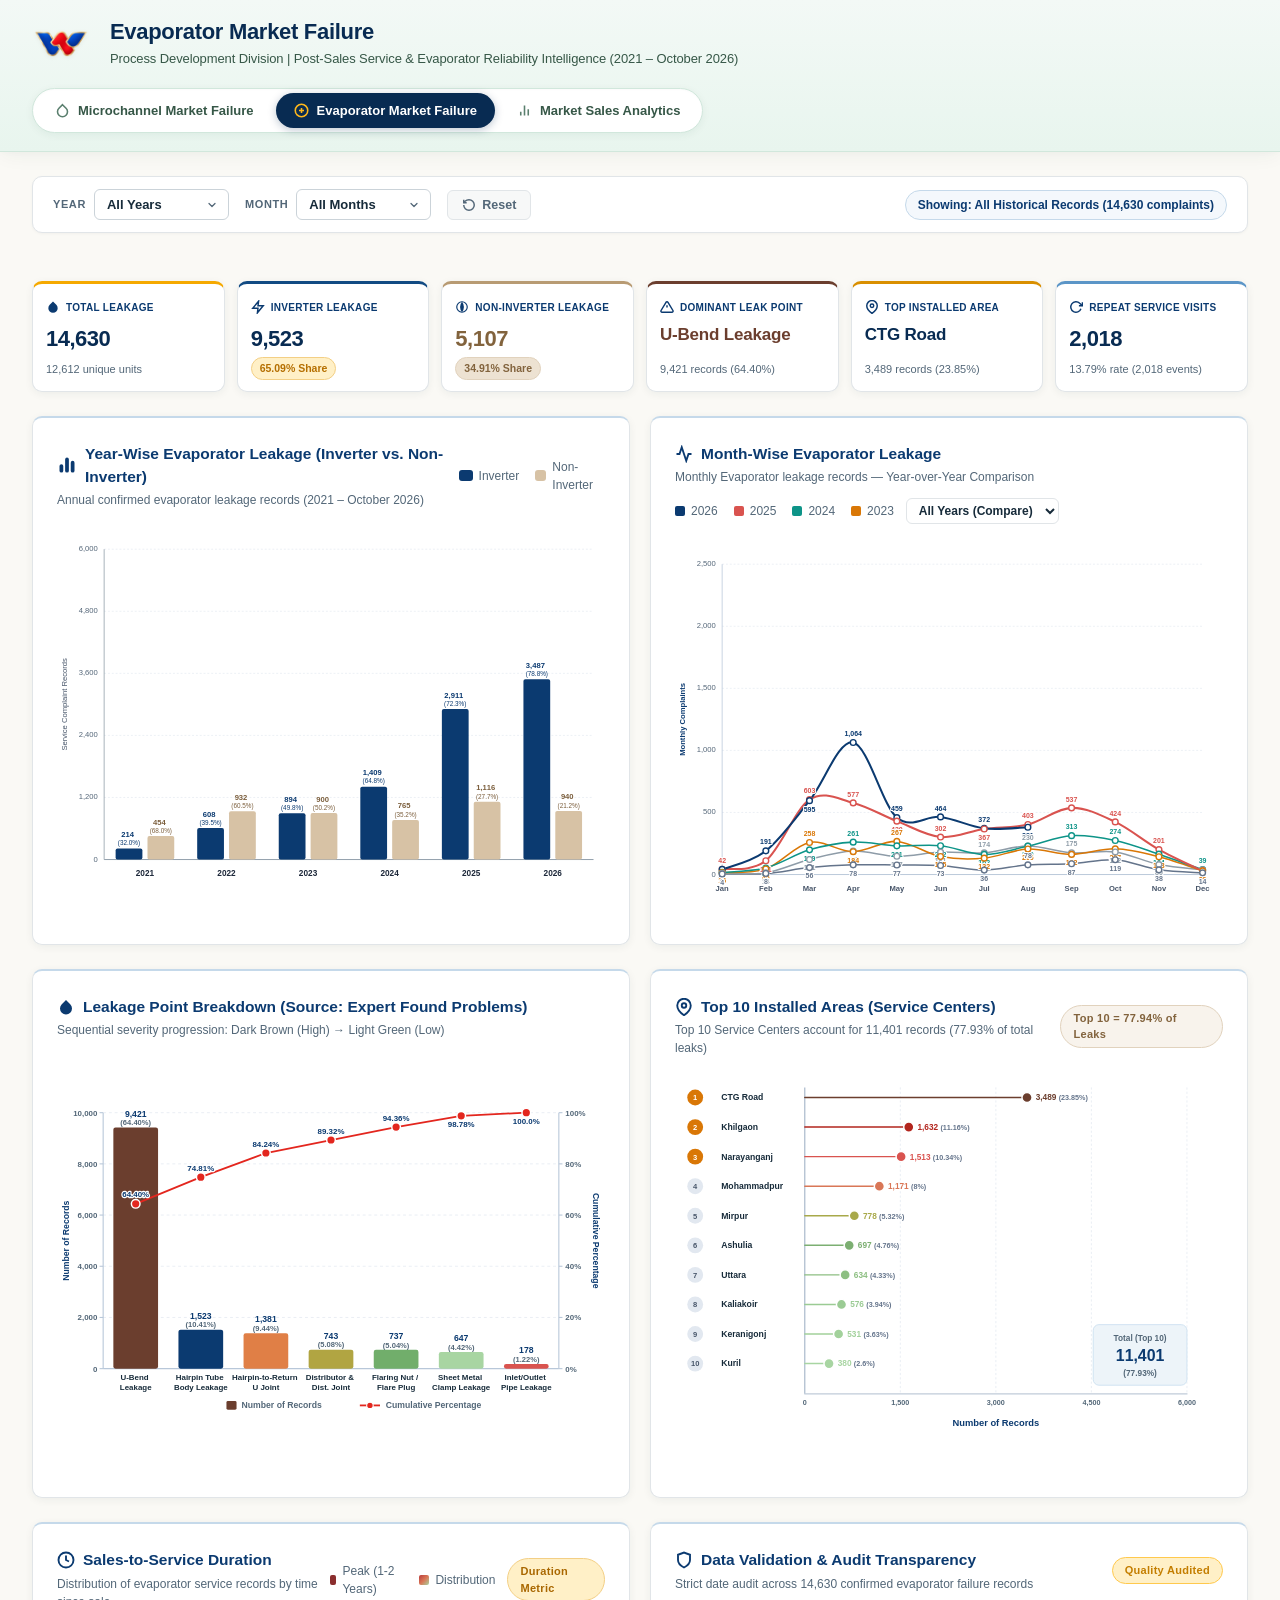
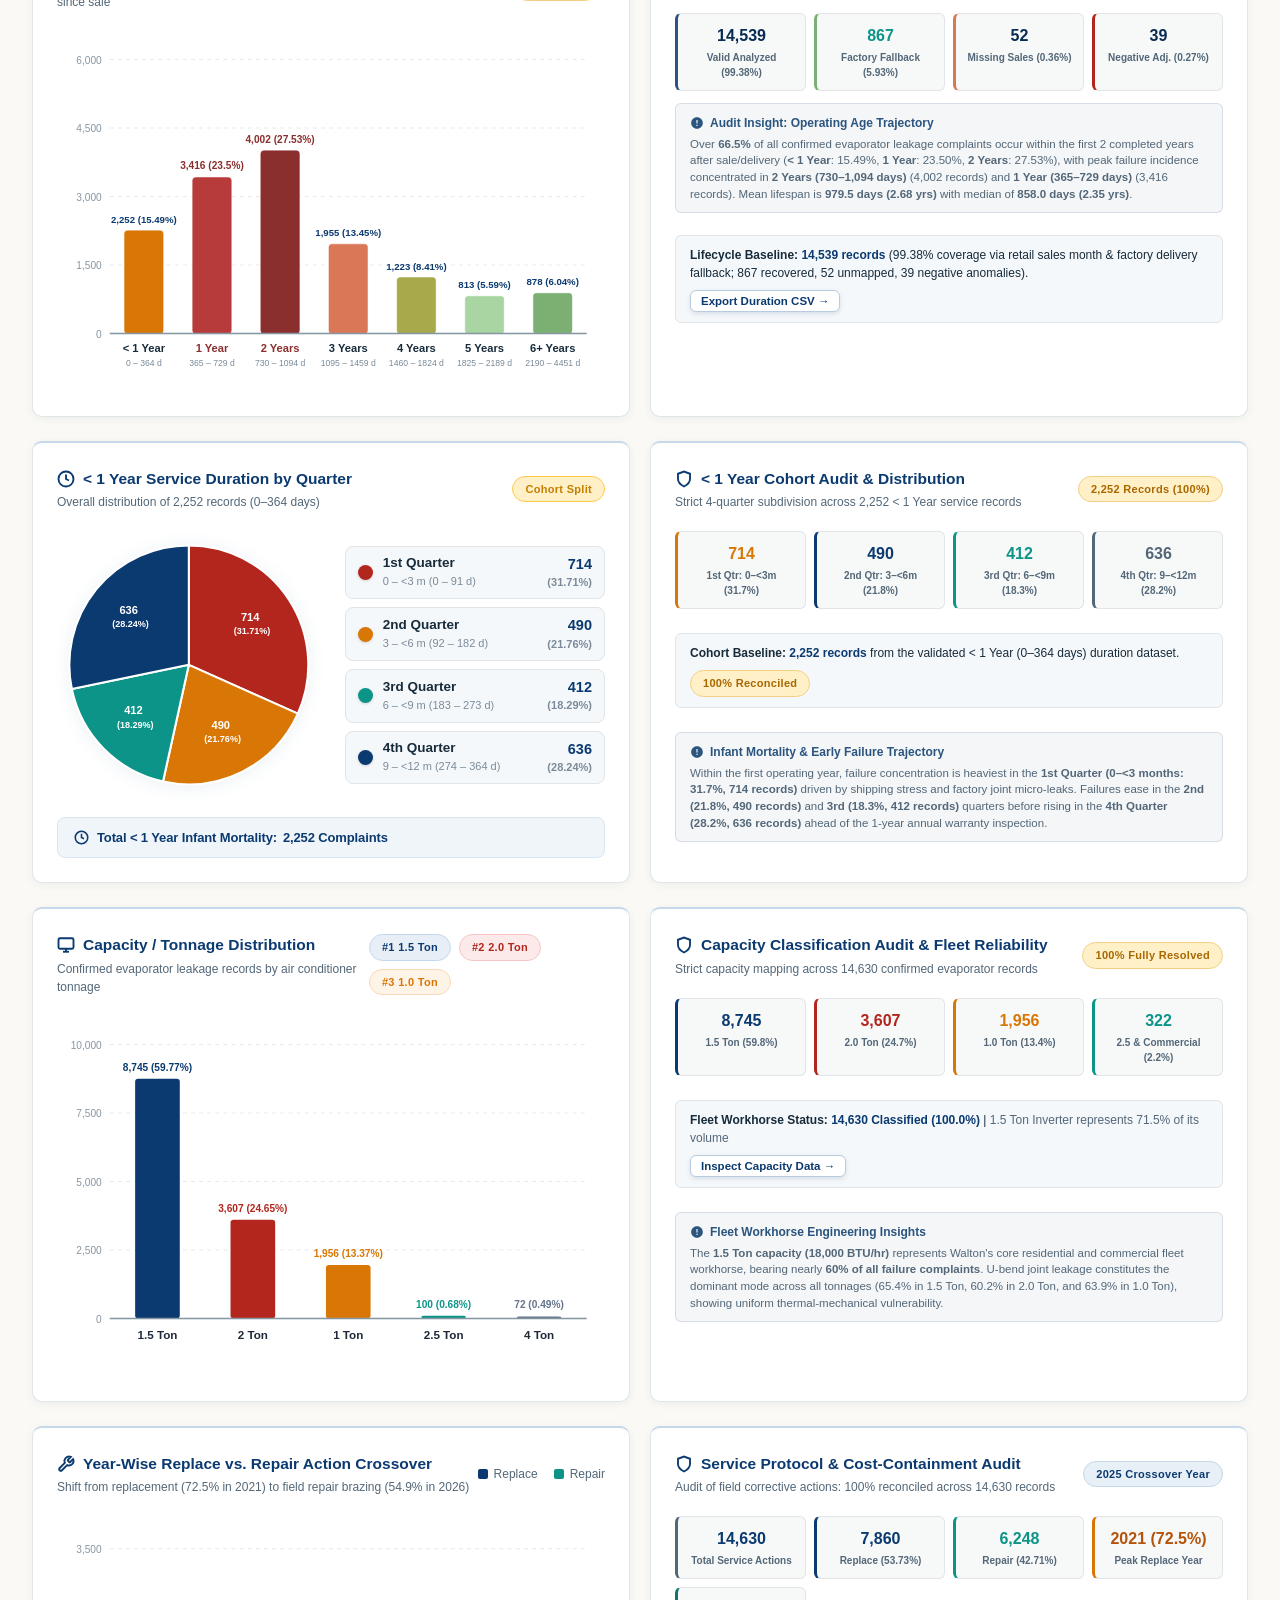
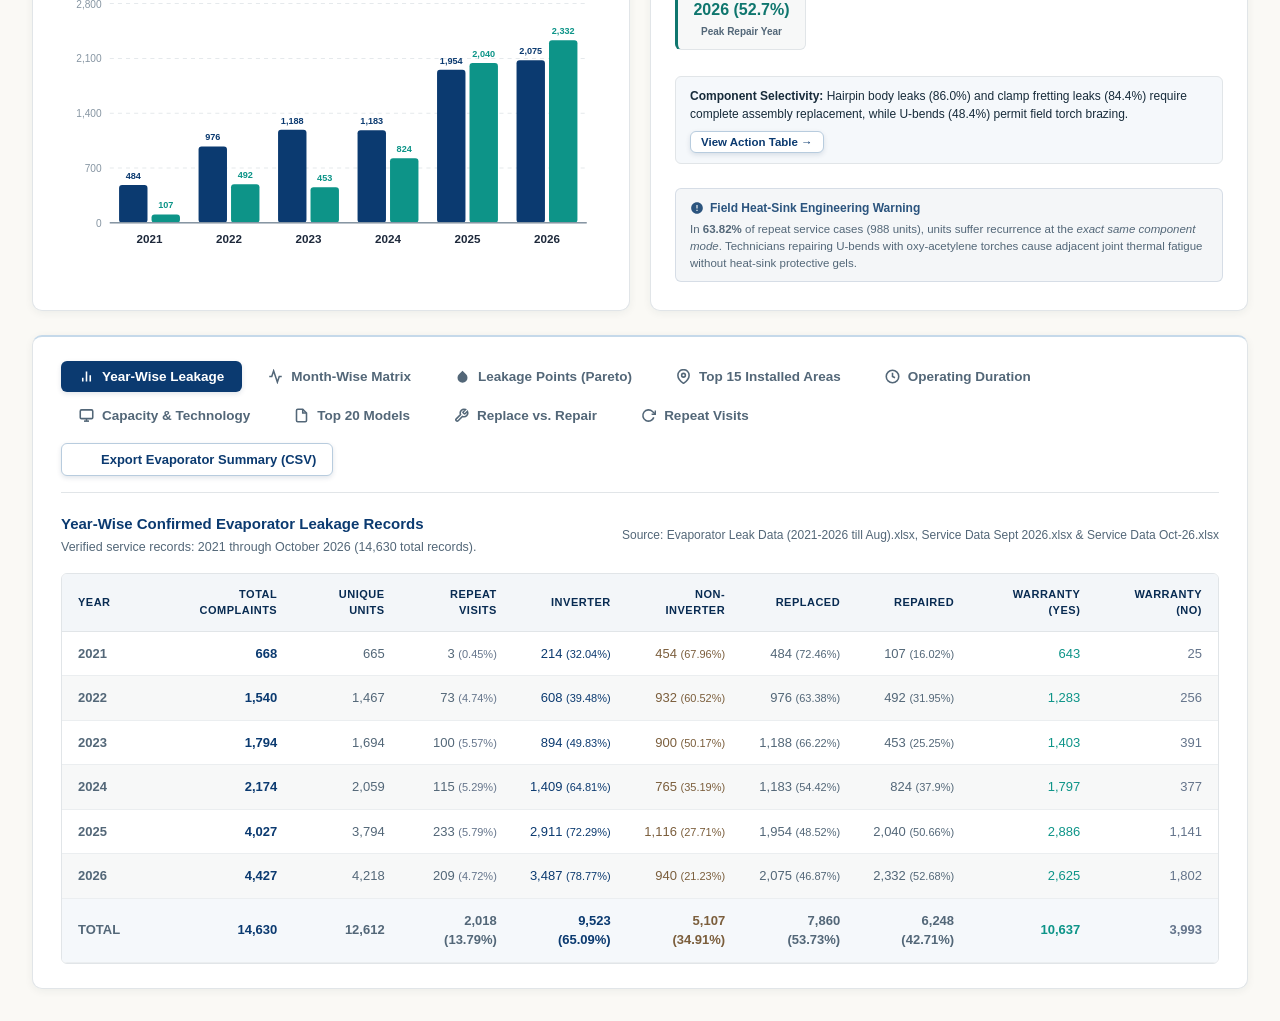
<file: Evaporator Market Failure.html>
<!DOCTYPE html>
<html lang="en">
<head>
  <meta charset="UTF-8">
  <meta name="viewport" content="width=device-width, initial-scale=1.0">
  <title>Walton RAC | Evaporator Market Failure</title>
  <link rel="stylesheet" href="css/style.css">
</head>
<body>
  <!-- Top Header & Brand Bar (100% Viewport Width) -->
  <header class="header-bar">
    <div class="header-inner">
      <div class="header-brand">
        <img src="assets/walton-logo.png" alt="Walton Logo" class="brand-logo">
        <div class="header-titles">
          <h1>Evaporator Market Failure</h1>
          <p>Process Development Division | Post-Sales Service &amp; Evaporator Reliability Intelligence (2021 – October 2026)</p>
        </div>
      </div>

      <!-- Multi-Dashboard Page Navigation -->
      <nav class="page-nav" aria-label="Dashboard Navigation">
        <a href="Microchannel Market Failure.html" class="page-nav-link" title="View Microchannel Market Failure Dashboard">
          <svg width="15" height="15" viewBox="0 0 24 24" fill="none" stroke="currentColor" stroke-width="2.5"><path d="M12 2.69l5.66 5.66a8 8 0 1 1-11.31 0z"/></svg>
          Microchannel Market Failure
        </a>
        <a href="Evaporator Market Failure.html" class="page-nav-link active" title="View Evaporator Market Failure Dashboard">
          <svg width="15" height="15" viewBox="0 0 24 24" fill="none" stroke="currentColor" stroke-width="2.5"><circle cx="12" cy="12" r="10"/><path d="M8 12h8"/><path d="M12 8v8"/></svg>
          Evaporator Market Failure
        </a>
        <a href="Microchannel Market Sales.html" class="page-nav-link" title="View Market Sales Analytics Dashboard">
          <svg width="15" height="15" viewBox="0 0 24 24" fill="none" stroke="currentColor" stroke-width="2.5"><path d="M18 20V10M12 20V4M6 20v-6"/></svg>
          Market Sales Analytics
        </a>
      </nav>
    </div>
  </header>

  <div class="dashboard-container">
    <!-- Global Year + Month Filter Bar -->
    <section class="global-filter-bar">
      <div class="filter-controls-group">
        <div class="filter-control-item">
          <label for="globalFilterYear">YEAR</label>
          <div class="select-wrapper">
            <select id="globalFilterYear" class="filter-select" aria-label="Filter by Year">
              <option value="all">All Years</option>
            </select>
          </div>
        </div>

        <div class="filter-control-item">
          <label for="globalFilterMonth">MONTH</label>
          <div class="select-wrapper">
            <select id="globalFilterMonth" class="filter-select" aria-label="Filter by Month">
              <option value="all">All Months</option>
              <option value="1">January</option>
              <option value="2">February</option>
              <option value="3">March</option>
              <option value="4">April</option>
              <option value="5">May</option>
              <option value="6">June</option>
              <option value="7">July</option>
              <option value="8">August</option>
              <option value="9">September</option>
              <option value="10">October</option>
              <option value="11">November</option>
              <option value="12">December</option>
            </select>
          </div>
        </div>

        <button id="globalFilterResetBtn" class="btn-filter-reset" title="Reset filters to All Years and All Months">
          <svg width="14" height="14" viewBox="0 0 24 24" fill="none" stroke="currentColor" stroke-width="2.5"><path d="M3 12a9 9 0 1 0 9-9 9.75 9.75 0 0 0-6.74 2.74L3 8"/><path d="M3 3v5h5"/></svg>
          Reset
        </button>
      </div>

      <div class="filter-status-wrapper">
        <span class="filter-status-badge" id="filterStatusBadge">Showing: All Historical Records</span>
      </div>
    </section>

    <!-- KPI Metric Cards Grid (6 Cards) -->
    <section class="kpi-grid kpi-grid-6">
      <!-- Total Confirmed Leakage Records -->
      <div class="kpi-card leak">
        <div class="kpi-title" title="Total Confirmed Leakage">
          <svg class="kpi-icon" viewBox="0 0 24 24" width="14" height="14" fill="currentColor"><path d="M12 2.69l5.66 5.66a8 8 0 1 1-11.31 0z"/></svg>
          Total Leakage
        </div>
        <div class="kpi-value" id="kpiTotalLeaks">14,630</div>
        <div class="kpi-subtext" id="kpiTotalLeaksSub" title="11,885 unique units">11,885 unique units</div>
      </div>

      <!-- Inverter Evaporator Leakage -->
      <div class="kpi-card primary-accent">
        <div class="kpi-title" title="Inverter Evaporator Leakage">
          <svg class="kpi-icon" viewBox="0 0 24 24" width="14" height="14" fill="none" stroke="currentColor" stroke-width="2.5"><path d="M13 2L3 14h9l-1 8 10-12h-9l1-8z"/></svg>
          Inverter Leakage
        </div>
        <div class="kpi-value" id="kpiInverterLeaks">8,889</div>
        <div class="kpi-subtext">
          <span class="kpi-badge badge-mfc" id="kpiInverterShare">64.55% Share</span>
        </div>
      </div>

      <!-- Non-Inverter Evaporator Leakage -->
      <div class="kpi-card cu">
        <div class="kpi-title" title="Non-Inverter Evaporator Leakage">
          <svg class="kpi-icon" viewBox="0 0 24 24" width="14" height="14" fill="currentColor"><circle cx="12" cy="12" r="9" fill="none" stroke="currentColor" stroke-width="2"/><path d="M3.6 9h16.8M3.6 15h16.8M12 3a14 14 0 0 1 0 18M12 3a14 14 0 0 0 0 18"/></svg>
          Non-Inverter Leakage
        </div>
        <div class="kpi-value" id="kpiNonInverterLeaks">4,881</div>
        <div class="kpi-subtext">
          <span class="kpi-badge badge-cu" id="kpiNonInverterShare">35.45% Share</span>
        </div>
      </div>

      <!-- Dominant Leakage Point -->
      <div class="kpi-card accent-brown">
        <div class="kpi-title" title="Dominant Leakage Point">
          <svg class="kpi-icon" viewBox="0 0 24 24" width="14" height="14" fill="none" stroke="currentColor" stroke-width="2.5"><path d="M10.29 3.86L1.82 18a2 2 0 0 0 1.71 3h16.94a2 2 0 0 0 1.71-3L13.71 3.86a2 2 0 0 0-3.42 0z"/><line x1="12" y1="9" x2="12" y2="13"/><line x1="12" y1="17" x2="12.01" y2="17"/></svg>
          Dominant Leak Point
        </div>
        <div class="kpi-value text-val" id="kpiTopLeakPoint" title="U-Bend Leakage">U-Bend Leakage</div>
        <div class="kpi-subtext" id="kpiTopLeakPointSub" title="8,724 records (63.36%)">8,724 records (63.36%)</div>
      </div>

      <!-- Top Installed Area -->
      <div class="kpi-card accent-amber">
        <div class="kpi-title" title="Top Installed Area">
          <svg class="kpi-icon" viewBox="0 0 24 24" width="14" height="14" fill="none" stroke="currentColor" stroke-width="2.5"><path d="M21 10c0 7-9 13-9 13s-9-6-9-13a9 9 0 0 1 18 0z"/><circle cx="12" cy="10" r="3"/></svg>
          Top Installed Area
        </div>
        <div class="kpi-value text-val" id="kpiTopArea" title="CTG Road">CTG Road</div>
        <div class="kpi-subtext" id="kpiTopAreaSub" title="3,358 records (24.39%)">3,358 records (24.39%)</div>
      </div>

      <!-- Repeat Interventions -->
      <div class="kpi-card accent-subtle">
        <div class="kpi-title" title="Repeat Service Visits">
          <svg class="kpi-icon" viewBox="0 0 24 24" width="14" height="14" fill="none" stroke="currentColor" stroke-width="2.5"><polyline points="23 4 23 10 17 10"/><path d="M20.49 15a9 9 0 1 1-2.12-9.36L23 10"/></svg>
          Repeat Service Visits
        </div>
        <div class="kpi-value" id="kpiRepeatVisits">1,885</div>
        <div class="kpi-subtext" id="kpiRepeatVisitsSub" title="13.69% rate (1,548 units)">13.69% rate (1,548 units)</div>
      </div>
    </section>

    <!-- Visual Charts Grid (Section 1: Macro Trajectory & Seasonality) -->
    <section class="charts-grid">
      <!-- Chart 1: Year-Wise Inverter vs Non-Inverter Leakage -->
      <div class="chart-card">
        <div class="chart-header">
          <div>
            <div class="chart-title">
              <svg class="chart-title-icon" viewBox="0 0 24 24" width="20" height="20" fill="#0B3A70"><rect x="3" y="11" width="4.5" height="10" rx="2.25"/><rect x="9.75" y="3" width="4.5" height="18" rx="2.25"/><rect x="16.5" y="7" width="4.5" height="14" rx="2.25"/></svg>
              Year-Wise Evaporator Leakage (Inverter vs. Non-Inverter)
            </div>
            <div class="chart-subtitle">Annual confirmed evaporator leakage records (2021 – October 2026)</div>
          </div>
          <div class="chart-legend">
            <span class="legend-item"><span class="legend-color" style="background: #0B3A70; width: 14px; height: 11px; border-radius: 3px;"></span> Inverter</span>
            <span class="legend-item"><span class="legend-color" style="background: #D7C2A5; width: 14px; height: 11px; border-radius: 3px;"></span> Non-Inverter</span>
          </div>
        </div>
        <div id="chartYearlyLeakage" class="chart-container"></div>
      </div>

      <!-- Chart 2: Month-Wise Multi-Year Seasonality Curve -->
      <div class="chart-card">
        <div class="chart-header" style="flex-wrap: wrap; gap: 12px;">
          <div>
            <div class="chart-title">
              <svg class="chart-title-icon" viewBox="0 0 24 24" width="18" height="18" fill="none" stroke="currentColor" stroke-width="2.5"><polyline points="22 12 18 12 15 21 9 3 6 12 2 12"/></svg>
              Month-Wise Evaporator Leakage
            </div>
            <div id="chartMonthlySubtitle" class="chart-subtitle">Monthly Evaporator leakage records — Year-over-Year Comparison</div>
          </div>
          <div style="display: flex; align-items: center; gap: 12px; flex-wrap: wrap;">
            <div class="chart-legend">
              <span class="legend-item"><span class="legend-color" style="background: #0B3A70;"></span> 2026</span>
              <span class="legend-item"><span class="legend-color" style="background: #D9534F;"></span> 2025</span>
              <span class="legend-item"><span class="legend-color" style="background: #0D9488;"></span> 2024</span>
              <span class="legend-item"><span class="legend-color" style="background: #D97706;"></span> 2023</span>
            </div>
            <select id="chartMonthYearSelect" class="form-select" style="font-size: 12px; padding: 4px 8px; border-radius: 6px; border: 1px solid var(--border-default); background: var(--bg-card); color: var(--text-primary); font-weight: 600;">
              <option value="all">All Years (Compare)</option>
              <option value="2026">2026 Only</option>
              <option value="2025">2025 Only</option>
              <option value="2024">2024 Only</option>
              <option value="2023">2023 Only</option>
              <option value="2022">2022 Only</option>
              <option value="2021">2021 Only</option>
            </select>
          </div>
        </div>
        <div id="chartMonthlyLeakage" class="chart-container"></div>
      </div>
    </section>

    <!-- Visual Charts Grid (Section 2: Root-Cause & Geography) -->
    <section class="charts-grid">
      <!-- Chart 3: Leakage Point Breakdown (Pareto Chart) -->
      <div class="chart-card">
        <div class="chart-header">
          <div>
            <div class="chart-title">
              <svg class="chart-title-icon" viewBox="0 0 24 24" width="18" height="18" fill="currentColor"><path d="M12 2.69l5.66 5.66a8 8 0 1 1-11.31 0z"/></svg>
              Leakage Point Breakdown (Source: Expert Found Problems)
            </div>
            <div class="chart-subtitle">Sequential severity progression: Dark Brown (High) → Light Green (Low)</div>
          </div>
        </div>
        <div id="chartLeakagePoints" class="chart-container"></div>
      </div>

      <!-- Chart 4: Top 10 Installed Areas -->
      <div class="chart-card">
        <div class="chart-header">
          <div>
            <div class="chart-title">
              <svg class="chart-title-icon" viewBox="0 0 24 24" width="18" height="18" fill="none" stroke="currentColor" stroke-width="2.5"><path d="M21 10c0 7-9 13-9 13s-9-6-9-13a9 9 0 0 1 18 0z"/><circle cx="12" cy="10" r="3"/></svg>
              Top 10 Installed Areas (Service Centers)
            </div>
            <div class="chart-subtitle">Concentration of post-sales evaporator failure complaints across Bangladesh</div>
          </div>
          <span class="badge-tag badge-cu">Top 10 = 77.94% of Leaks</span>
        </div>
        <div id="chartTopAreas" class="chart-container"></div>
      </div>
    </section>

    <!-- Section 3: Sales-to-Service Operating Duration Analysis -->
    <section class="charts-grid">
      <!-- Chart 5: Sales-to-Service Duration -->
      <div class="chart-card">
        <div class="chart-header">
          <div>
            <div class="chart-title">
              <svg class="chart-title-icon" viewBox="0 0 24 24" width="18" height="18" fill="none" stroke="currentColor" stroke-width="2.5"><circle cx="12" cy="12" r="10"/><polyline points="12 6 12 12 16 14"/></svg>
              Sales-to-Service Duration
            </div>
            <div class="chart-subtitle">Distribution of evaporator service records by time since sale</div>
          </div>
          <div style="display: flex; align-items: center; gap: 12px;">
            <div class="chart-legend">
              <div class="legend-item"><span class="legend-color" style="background: #8B2E2E;"></span> Peak (1-2 Years)</div>
              <div class="legend-item"><span class="legend-color" style="background: linear-gradient(135deg, #B83B3B, #D97757, #A8D5A2);"></span> Distribution</div>
            </div>
            <span class="badge-tag badge-mfc">Duration Metric</span>
          </div>
        </div>
        <div id="chartSalesToService" class="chart-container"></div>
      </div>

      <!-- Data Validation & Audit Transparency Card -->
      <div class="chart-card">
        <div class="chart-header">
          <div>
            <div class="chart-title">
              <svg class="chart-title-icon" viewBox="0 0 24 24" width="18" height="18" fill="none" stroke="currentColor" stroke-width="2.5"><path d="M12 22s8-4 8-10V5l-8-3-8 3v7c0 6 8 10 8 10z"/></svg>
              Data Validation &amp; Audit Transparency
            </div>
            <div class="chart-subtitle">Strict date audit across 14,630 confirmed evaporator failure records</div>
          </div>
          <span class="badge-tag badge-leak">Quality Audited</span>
        </div>
        
        <div class="duration-audit-content">
          <div class="audit-metrics-grid">
            <div class="audit-metric-card valid">
              <div class="audit-metric-val">14,539</div>
              <div class="audit-metric-lbl">Valid Analyzed (99.38%)</div>
            </div>
            <div class="audit-metric-card clean" title="850 records recovered using Factory Delivery Date">
              <div class="audit-metric-val" style="color: #0D9488;">867</div>
              <div class="audit-metric-lbl">Factory Fallback (5.93%)</div>
            </div>
            <div class="audit-metric-card missing">
              <div class="audit-metric-val">52</div>
              <div class="audit-metric-lbl">Missing Sales (0.36%)</div>
            </div>
            <div class="audit-metric-card negative">
              <div class="audit-metric-val">39</div>
              <div class="audit-metric-lbl">Negative Adj. (0.27%)</div>
            </div>
          </div>

          <div class="audit-note-box">
            <div class="audit-note-title">
              <svg width="14" height="14" viewBox="0 0 24 24" fill="currentColor"><path d="M12 2C6.48 2 2 6.48 2 12s4.48 10 10 10 10-4.48 10-10S17.52 2 12 2zm1 15h-2v-2h2v2zm0-4h-2V7h2v6z"/></svg>
              Audit Insight: Operating Age Trajectory
            </div>
            <p class="audit-note-text">
              Over <strong>66.5%</strong> of all confirmed evaporator leakage complaints occur within the first 2 completed years after sale/delivery (<strong>&lt; 1 Year</strong>: 15.49%, <strong>1 Year</strong>: 23.50%, <strong>2 Years</strong>: 27.53%), with peak failure incidence concentrated in <strong>2 Years (730–1,094 days)</strong> (4,002 records) and <strong>1 Year (365–729 days)</strong> (3,416 records). Mean lifespan is <strong>979.5 days (2.68 yrs)</strong> with median of <strong>858.0 days (2.35 yrs)</strong>.
            </p>
          </div>

          <div style="background: var(--bg-hover); border-radius: 6px; padding: 10px 14px; margin-top: 10px; border: 1px solid var(--border-default); display: flex; justify-content: space-between; align-items: center; flex-wrap: wrap; gap: 8px;">
            <div style="font-size: 12px; color: var(--text-primary);">
              <strong>Lifecycle Baseline:</strong>
              <span style="color: #0B3A70; font-weight: 700;">14,539 records</span> (99.38% coverage via retail sales month &amp; factory delivery fallback; 867 recovered, 52 unmapped, 39 negative anomalies).
            </div>
            <button id="exportDurationCsvBtn" class="btn-export" style="font-size: 11.5px; padding: 4px 10px;">
              Export Duration CSV →
            </button>
          </div>
        </div>
      </div>
    </section>

    <!-- Section 3B: < 1 Year Service Duration by Quarter -->
    <section class="charts-grid">
      <!-- Chart 5B: < 1 Year Duration by Quarter (Distribution Pie / Donut Chart) -->
      <div class="chart-card">
        <div class="chart-header">
          <div>
            <div class="chart-title">
              <svg class="chart-title-icon" viewBox="0 0 24 24" width="18" height="18" fill="none" stroke="currentColor" stroke-width="2.5"><circle cx="12" cy="12" r="10"/><polyline points="12 6 12 12 16 14"/></svg>
              &lt; 1 Year Service Duration by Quarter
            </div>
            <div class="chart-subtitle">Overall distribution of 2,252 records (0–364 days)</div>
          </div>
          <div style="display: flex; align-items: center; gap: 12px;">
            <span class="badge-tag badge-leak">Cohort Split</span>
          </div>
        </div>
        <div id="chartUnderOneYearQuarters" class="chart-container"></div>
      </div>

      <!-- < 1 Year Cohort Quarterly Audit Card -->
      <div class="chart-card">
        <div class="chart-header">
          <div>
            <div class="chart-title">
              <svg class="chart-title-icon" viewBox="0 0 24 24" width="18" height="18" fill="none" stroke="currentColor" stroke-width="2.5"><path d="M12 22s8-4 8-10V5l-8-3-8 3v7c0 6 8 10 8 10z"/></svg>
              &lt; 1 Year Cohort Audit &amp; Distribution
            </div>
            <div class="chart-subtitle">Strict 4-quarter subdivision across 2,252 &lt; 1 Year service records</div>
          </div>
          <span class="badge-tag badge-mfc">2,252 Records (100%)</span>
        </div>

        <div class="duration-audit-content">
          <div class="audit-metrics-grid">
            <div class="audit-metric-card" style="border-left: 3px solid #D97706;">
              <div class="audit-metric-val" style="color: #D97706;">714</div>
              <div class="audit-metric-lbl">1st Qtr: 0–&lt;3m (31.7%)</div>
            </div>
            <div class="audit-metric-card" style="border-left: 3px solid #0B3A70;">
              <div class="audit-metric-val" style="color: #0B3A70;">490</div>
              <div class="audit-metric-lbl">2nd Qtr: 3–&lt;6m (21.8%)</div>
            </div>
            <div class="audit-metric-card" style="border-left: 3px solid #0D9488;">
              <div class="audit-metric-val" style="color: #0D9488;">412</div>
              <div class="audit-metric-lbl">3rd Qtr: 6–&lt;9m (18.3%)</div>
            </div>
            <div class="audit-metric-card" style="border-left: 3px solid #536778;">
              <div class="audit-metric-val" style="color: #536778;">636</div>
              <div class="audit-metric-lbl">4th Qtr: 9–&lt;12m (28.2%)</div>
            </div>
          </div>

          <div style="background: var(--bg-hover); border-radius: 6px; padding: 10px 14px; margin-top: 12px; border: 1px solid var(--border-default); display: flex; justify-content: space-between; align-items: center; flex-wrap: wrap; gap: 8px;">
            <div style="font-size: 12px; color: var(--text-primary);">
              <strong>Cohort Baseline:</strong>
              <span style="color: #0B3A70; font-weight: 700;">2,252 records</span> from the validated &lt; 1 Year (0–364 days) duration dataset.
            </div>
            <span class="badge-tag badge-mfc" style="font-size: 11px;">100% Reconciled</span>
          </div>

          <div class="audit-note-box" style="margin-top: 12px;">
            <div class="audit-note-title">
              <svg width="14" height="14" viewBox="0 0 24 24" fill="currentColor"><path d="M12 2C6.48 2 2 6.48 2 12s4.48 10 10 10 10-4.48 10-10S17.52 2 12 2zm1 15h-2v-2h2v2zm0-4h-2V7h2v6z"/></svg>
              Infant Mortality &amp; Early Failure Trajectory
            </div>
            <p class="audit-note-text">
              Within the first operating year, failure concentration is heaviest in the <strong>1st Quarter (0–&lt;3 months: 31.7%, 714 records)</strong> driven by shipping stress and factory joint micro-leaks. Failures ease in the <strong>2nd (21.8%, 490 records)</strong> and <strong>3rd (18.3%, 412 records)</strong> quarters before rising in the <strong>4th Quarter (28.2%, 636 records)</strong> ahead of the 1-year annual warranty inspection.
            </p>
          </div>
        </div>
      </div>
    </section>

    <!-- Section 4: Capacity / Tonnage Distribution & Fleet Audit -->
    <section class="charts-grid">
      <!-- Chart 6: Capacity / Tonnage Distribution -->
      <div class="chart-card">
        <div class="chart-header">
          <div>
            <div class="chart-title">
              <svg class="chart-title-icon" viewBox="0 0 24 24" width="18" height="18" fill="none" stroke="currentColor" stroke-width="2.5"><rect x="2" y="3" width="20" height="14" rx="2"/><line x1="8" y1="21" x2="16" y2="21"/><line x1="12" y1="17" x2="12" y2="21"/></svg>
              Capacity / Tonnage Distribution
            </div>
            <div class="chart-subtitle">Confirmed evaporator leakage records by air conditioner tonnage</div>
          </div>
          <div style="display: flex; align-items: center; gap: 8px; flex-wrap: wrap;">
            <span class="badge-tag" style="background: #E8EEF5; color: #0B3A70; border: 1px solid #C4D7ED;">#1 1.5 Ton</span>
            <span class="badge-tag" style="background: #FBEAE9; color: #B3261E; border: 1px solid #F5C6C4;">#2 2.0 Ton</span>
            <span class="badge-tag" style="background: #FEF3E7; color: #D97706; border: 1px solid #FBD9B5;">#3 1.0 Ton</span>
          </div>
        </div>
        <div id="chartCapacity" class="chart-container"></div>
      </div>

      <!-- Capacity Classification Audit & Reconciliation Card -->
      <div class="chart-card">
        <div class="chart-header">
          <div>
            <div class="chart-title">
              <svg class="chart-title-icon" viewBox="0 0 24 24" width="18" height="18" fill="none" stroke="currentColor" stroke-width="2.5"><path d="M12 22s8-4 8-10V5l-8-3-8 3v7c0 6 8 10 8 10z"/></svg>
              Capacity Classification Audit &amp; Fleet Reliability
            </div>
            <div class="chart-subtitle">Strict capacity mapping across 14,630 confirmed evaporator records</div>
          </div>
          <span class="badge-tag badge-mfc">100% Fully Resolved</span>
        </div>
        
        <div class="duration-audit-content">
          <div class="audit-metrics-grid">
            <div class="audit-metric-card" style="border-left: 3px solid #0B3A70;">
              <div class="audit-metric-val" style="color: #0B3A70;">8,745</div>
              <div class="audit-metric-lbl">1.5 Ton (59.8%)</div>
            </div>
            <div class="audit-metric-card" style="border-left: 3px solid #B3261E;">
              <div class="audit-metric-val" style="color: #B3261E;">3,607</div>
              <div class="audit-metric-lbl">2.0 Ton (24.7%)</div>
            </div>
            <div class="audit-metric-card" style="border-left: 3px solid #D97706;">
              <div class="audit-metric-val" style="color: #D97706;">1,956</div>
              <div class="audit-metric-lbl">1.0 Ton (13.4%)</div>
            </div>
            <div class="audit-metric-card" style="border-left: 3px solid #0D9488;">
              <div class="audit-metric-val" style="color: #0D9488;">322</div>
              <div class="audit-metric-lbl">2.5 &amp; Commercial (2.2%)</div>
            </div>
          </div>

          <div style="background: var(--bg-hover); border-radius: 6px; padding: 10px 14px; margin-top: 12px; border: 1px solid var(--border-default); display: flex; justify-content: space-between; align-items: center; flex-wrap: wrap; gap: 8px;">
            <div style="font-size: 12px; color: var(--text-primary);">
              <strong>Fleet Workhorse Status:</strong> 
              <span style="color: #0B3A70; font-weight: 700;">14,630 Classified (100.0%)</span> | 
              <span style="color: #536778;">1.5 Ton Inverter represents 71.5% of its volume</span>
            </div>
            <button id="btnJumpToCapacityTable" class="btn-export" style="font-size: 11.5px; padding: 4px 10px;">
              Inspect Capacity Data →
            </button>
          </div>

          <div class="audit-note-box" style="margin-top: 12px;">
            <div class="audit-note-title">
              <svg width="14" height="14" viewBox="0 0 24 24" fill="currentColor"><path d="M12 2C6.48 2 2 6.48 2 12s4.48 10 10 10 10-4.48 10-10S17.52 2 12 2zm1 15h-2v-2h2v2zm0-4h-2V7h2v6z"/></svg>
              Fleet Workhorse Engineering Insights
            </div>
            <p class="audit-note-text">
              The <strong>1.5 Ton capacity (18,000 BTU/hr)</strong> represents Walton's core residential and commercial fleet workhorse, bearing nearly <strong>60% of all failure complaints</strong>. U-bend joint leakage constitutes the dominant mode across all tonnages (65.4% in 1.5 Ton, 60.2% in 2.0 Ton, and 63.9% in 1.0 Ton), showing uniform thermal-mechanical vulnerability.
            </p>
          </div>
        </div>
      </div>
    </section>

    <!-- Section 5: Replace vs. Repair Action Dynamics -->
    <section class="charts-grid">
      <!-- Chart 7: Year-Wise Replace vs. Repair -->
      <div class="chart-card">
        <div class="chart-header">
          <div>
            <div class="chart-title">
              <svg class="chart-title-icon" viewBox="0 0 24 24" width="18" height="18" fill="none" stroke="currentColor" stroke-width="2.5"><path d="M14.7 6.3a1 1 0 0 0 0 1.4l1.6 1.6a1 1 0 0 0 1.4 0l3.77-3.77a6 6 0 0 1-7.94 7.94l-6.91 6.91a2.12 2.12 0 0 1-3-3l6.91-6.91a6 6 0 0 1 7.94-7.94l-3.76 3.76z"/></svg>
              Year-Wise Replace vs. Repair Action Crossover
            </div>
            <div class="chart-subtitle">Shift from replacement (72.5% in 2021) to field repair brazing (54.9% in 2026)</div>
          </div>
          <div class="chart-legend">
            <span class="legend-item"><span class="legend-color" style="background: #0B3A70;"></span> Replace</span>
            <span class="legend-item"><span class="legend-color" style="background: #0D9488;"></span> Repair</span>
          </div>
        </div>
        <div id="chartReplaceVsRepair" class="chart-container"></div>
      </div>

      <!-- Replace vs Repair Action Audit Card -->
      <div class="chart-card">
        <div class="chart-header">
          <div>
            <div class="chart-title">
              <svg class="chart-title-icon" viewBox="0 0 24 24" width="18" height="18" fill="none" stroke="currentColor" stroke-width="2.5"><path d="M12 22s8-4 8-10V5l-8-3-8 3v7c0 6 8 10 8 10z"/></svg>
              Service Protocol &amp; Cost-Containment Audit
            </div>
            <div class="chart-subtitle">Audit of field corrective actions: 100% reconciled across 14,630 records</div>
          </div>
          <span class="badge-tag badge-replace">2025 Crossover Year</span>
        </div>

        <div class="duration-audit-content">
          <div class="audit-metrics-grid" style="grid-template-columns: repeat(auto-fit, minmax(110px, 1fr));">
            <div class="audit-metric-card" style="border-left: 3px solid #536778;">
              <div class="audit-metric-val" id="rrMetricTotal" style="color: #0B3A70;">14,630</div>
              <div class="audit-metric-lbl">Total Service Actions</div>
            </div>
            <div class="audit-metric-card" style="border-left: 3px solid #0B3A70;">
              <div class="audit-metric-val" id="rrMetricReplace" style="color: #0B3A70;">7,860</div>
              <div class="audit-metric-lbl" id="rrMetricReplaceLbl">Replace (53.73%)</div>
            </div>
            <div class="audit-metric-card" style="border-left: 3px solid #0D9488;">
              <div class="audit-metric-val" id="rrMetricRepair" style="color: #0D9488;">6,248</div>
              <div class="audit-metric-lbl" id="rrMetricRepairLbl">Repair (42.71%)</div>
            </div>
            <div class="audit-metric-card" style="border-left: 3px solid #D97706;">
              <div class="audit-metric-val" style="color: #B45309;">2021 (72.5%)</div>
              <div class="audit-metric-lbl">Peak Replace Year</div>
            </div>
            <div class="audit-metric-card" style="border-left: 3px solid #0F766E;">
              <div class="audit-metric-val" style="color: #0F766E;">2026 (52.7%)</div>
              <div class="audit-metric-lbl">Peak Repair Year</div>
            </div>
          </div>

          <div style="background: var(--bg-hover); border-radius: 6px; padding: 10px 14px; margin-top: 14px; border: 1px solid var(--border-default); display: flex; justify-content: space-between; align-items: center; flex-wrap: wrap; gap: 8px;">
            <div style="font-size: 12px; color: var(--text-primary);">
              <strong>Component Selectivity:</strong> Hairpin body leaks (86.0%) and clamp fretting leaks (84.4%) require complete assembly replacement, while U-bends (48.4%) permit field torch brazing.
            </div>
            <button id="btnJumpToReplaceRepairTable" class="btn-export" style="font-size: 11.5px; padding: 4px 10px;">
              View Action Table →
            </button>
          </div>

          <div class="audit-note-box" style="margin-top: 12px;">
            <div class="audit-note-title">
              <svg width="14" height="14" viewBox="0 0 24 24" fill="currentColor"><path d="M12 2C6.48 2 2 6.48 2 12s4.48 10 10 10 10-4.48 10-10S17.52 2 12 2zm1 15h-2v-2h2v2zm0-4h-2V7h2v6z"/></svg>
              Field Heat-Sink Engineering Warning
            </div>
            <p class="audit-note-text">
              In <strong>63.82%</strong> of repeat service cases (988 units), units suffer recurrence at the <em>exact same component mode</em>. Technicians repairing U-bends with oxy-acetylene torches cause adjacent joint thermal fatigue without heat-sink protective gels.
            </p>
          </div>
        </div>
      </div>
    </section>

    <!-- Tabbed Structured Data Explorer -->
    <section class="explorer-card">
      <div class="tabs-header">
        <div class="tab-nav">
          <button class="tab-btn active" data-tab="yearlyTab">
            <svg width="15" height="15" viewBox="0 0 24 24" fill="none" stroke="currentColor" stroke-width="2.5"><path d="M18 20V10M12 20V4M6 20v-6"/></svg>
            Year-Wise Leakage
          </button>
          <button class="tab-btn" data-tab="monthlyTab">
            <svg width="15" height="15" viewBox="0 0 24 24" fill="none" stroke="currentColor" stroke-width="2.5"><polyline points="22 12 18 12 15 21 9 3 6 12 2 12"/></svg>
            Month-Wise Matrix
          </button>
          <button class="tab-btn" data-tab="pointsTab">
            <svg width="15" height="15" viewBox="0 0 24 24" fill="currentColor"><path d="M12 2.69l5.66 5.66a8 8 0 1 1-11.31 0z"/></svg>
            Leakage Points (Pareto)
          </button>
          <button class="tab-btn" data-tab="areasTab">
            <svg width="15" height="15" viewBox="0 0 24 24" fill="none" stroke="currentColor" stroke-width="2.5"><path d="M21 10c0 7-9 13-9 13s-9-6-9-13a9 9 0 0 1 18 0z"/><circle cx="12" cy="10" r="3"/></svg>
            Top 15 Installed Areas
          </button>
          <button class="tab-btn" data-tab="durationTab">
            <svg width="15" height="15" viewBox="0 0 24 24" fill="none" stroke="currentColor" stroke-width="2.5"><circle cx="12" cy="12" r="10"/><polyline points="12 6 12 12 16 14"/></svg>
            Operating Duration
          </button>
          <button class="tab-btn" data-tab="capacityTab">
            <svg width="15" height="15" viewBox="0 0 24 24" fill="none" stroke="currentColor" stroke-width="2.5"><rect x="2" y="3" width="20" height="14" rx="2"/><line x1="8" y1="21" x2="16" y2="21"/><line x1="12" y1="17" x2="12" y2="21"/></svg>
            Capacity &amp; Technology
          </button>
          <button class="tab-btn" data-tab="modelsTab">
            <svg width="15" height="15" viewBox="0 0 24 24" fill="none" stroke="currentColor" stroke-width="2.5"><path d="M14 2H6a2 2 0 0 0-2 2v16a2 2 0 0 0 2 2h12a2 2 0 0 0 2-2V8z"/><polyline points="14 2 14 8 20 8"/></svg>
            Top 20 Models
          </button>
          <button class="tab-btn" data-tab="replaceRepairTab">
            <svg width="15" height="15" viewBox="0 0 24 24" fill="none" stroke="currentColor" stroke-width="2.5"><path d="M14.7 6.3a1 1 0 0 0 0 1.4l1.6 1.6a1 1 0 0 0 1.4 0l3.77-3.77a6 6 0 0 1-7.94 7.94l-6.91 6.91a2.12 2.12 0 0 1-3-3l6.91-6.91a6 6 0 0 1 7.94-7.94l-3.76 3.76z"/></svg>
            Replace vs. Repair
          </button>
          <button class="tab-btn" data-tab="repeatTab">
            <svg width="15" height="15" viewBox="0 0 24 24" fill="none" stroke="currentColor" stroke-width="2.5"><polyline points="23 4 23 10 17 10"/><path d="M20.49 15a9 9 0 1 1-2.12-9.36L23 10"/></svg>
            Repeat Visits
          </button>
        </div>

        <div class="tab-actions">
          <button id="btnExport" class="btn-export">
            <svg width="15" height="15" viewBox="0 0 24 24" fill="none" stroke="var(--color-amber-primary)" stroke-width="2.5"><path d="M21 15v4a2 2 0 0 1-2 2H5a2 2 0 0 1-2-2v-4M7 10l5 5 5-5M12 15V3"/></svg>
            Export Evaporator Summary (CSV)
          </button>
        </div>
      </div>

      <!-- Tab 1: Year-Wise Leakage Table -->
      <div id="tabYearly" class="tab-content" style="display: block;">
        <div style="display: flex; justify-content: space-between; align-items: center; margin-bottom: 16px; flex-wrap: wrap; gap: 12px;">
          <div>
            <h3 class="section-subheading" style="margin-bottom: 2px;">Year-Wise Confirmed Evaporator Leakage Records</h3>
            <p style="font-size: 12.5px; color: var(--text-secondary); margin: 0;">Verified service records: 2021 through October 2026 (14,630 total records).</p>
          </div>
          <span style="font-size: 12px; color: var(--text-secondary);">Source: <code>Evaporator Leak Data (2021-2026 till Aug).xlsx</code>, <code>Service Data Sept 2026.xlsx</code> &amp; <code>Service Data Oct-26.xlsx</code></span>
        </div>

        <div class="table-container">
          <table>
            <thead>
              <tr>
                <th style="width: 90px;">Year</th>
                <th class="col-num">Total Complaints</th>
                <th class="col-num">Unique Units</th>
                <th class="col-num">Repeat Visits</th>
                <th class="col-num">Inverter</th>
                <th class="col-num">Non-Inverter</th>
                <th class="col-num">Replaced</th>
                <th class="col-num">Repaired</th>
                <th class="col-num">Warranty (YES)</th>
                <th class="col-num">Warranty (NO)</th>
              </tr>
            </thead>
            <tbody id="tbodyYearly"></tbody>
            <tfoot id="tfootYearly"></tfoot>
          </table>
        </div>
      </div>

      <!-- Tab 2: Month-Wise Table -->
      <div id="tabMonthly" class="tab-content" style="display: none;">
        <div style="display: flex; justify-content: space-between; align-items: center; margin-bottom: 16px; flex-wrap: wrap; gap: 12px;">
          <div>
            <h3 class="section-subheading" style="margin-bottom: 2px;">Month-by-Year Multi-Year Seasonality Matrix</h3>
            <p style="font-size: 12.5px; color: var(--text-secondary); margin: 0;">Complete 68-month service timeline with search and yearly filter chips.</p>
          </div>
          <div style="display: flex; align-items: center; gap: 10px; flex-wrap: wrap;">
            <div class="filter-chips" id="monthYearFilters">
              <button class="filter-chip active" data-year="all">All</button>
              <button class="filter-chip" data-year="2026">2026</button>
              <button class="filter-chip" data-year="2025">2025</button>
              <button class="filter-chip" data-year="2024">2024</button>
              <button class="filter-chip" data-year="2023">2023</button>
              <button class="filter-chip" data-year="2022">2022</button>
              <button class="filter-chip" data-year="2021">2021</button>
            </div>
            <input type="text" id="monthSearch" class="search-input" placeholder="Search month (e.g. 2026-04)..." style="width: 190px;">
          </div>
        </div>

        <div class="table-container">
          <table>
            <thead>
              <tr>
                <th style="width: 120px;">Period</th>
                <th style="width: 80px;">Year</th>
                <th style="width: 80px;">Month</th>
                <th class="col-num">Total Complaints</th>
                <th class="col-num">Inverter</th>
                <th class="col-num">Non-Inverter</th>
                <th class="col-num">Replaced</th>
                <th class="col-num">Repaired</th>
              </tr>
            </thead>
            <tbody id="tbodyMonthly"></tbody>
          </table>
        </div>
      </div>

      <!-- Tab 3: Leakage Points Table -->
      <div id="tabPoints" class="tab-content" style="display: none;">
        <div style="display: flex; justify-content: space-between; align-items: center; margin-bottom: 16px; flex-wrap: wrap; gap: 12px;">
          <div>
            <h3 class="section-subheading" style="margin-bottom: 2px;">Evaporator Leakage Points Classification (Pareto Ranking)</h3>
            <p style="font-size: 12.5px; color: var(--text-secondary); margin: 0;">Verified service records categorized from Expert Found Problems.</p>
          </div>
          <span style="font-size: 12px; color: var(--text-secondary);">Derived strictly from <code>Expert Found Problem</code></span>
        </div>

        <div class="table-container">
          <table>
            <thead>
              <tr>
                <th style="width: 60px; text-align: center;">Rank</th>
                <th>Leakage Point Category &amp; Description</th>
                <th class="col-num">Records</th>
                <th class="col-num">Share %</th>
                <th class="col-num">Cumul %</th>
                <th class="col-num">Replaced</th>
                <th class="col-num">Repaired</th>
                <th class="col-num">Inverter / Non-Inv</th>
              </tr>
            </thead>
            <tbody id="tbodyPoints"></tbody>
          </table>
        </div>
      </div>

      <!-- Tab 4: Top 15 Areas Table -->
      <div id="tabAreas" class="tab-content" style="display: none;">
        <div style="display: flex; justify-content: space-between; align-items: center; margin-bottom: 16px; flex-wrap: wrap; gap: 12px;">
          <div>
            <h3 class="section-subheading" style="margin-bottom: 2px;">Top 15 Installed Areas (Service Centers)</h3>
            <p style="font-size: 12.5px; color: var(--text-secondary); margin: 0;">Top 15 centers account for 86.41% of national evaporator leakage workload.</p>
          </div>
          <span style="font-size: 12px; color: var(--text-secondary);">Top Epicenter: <code>CTG Road</code> (3,358 complaints)</span>
        </div>

        <div class="table-container">
          <table>
            <thead>
              <tr>
                <th style="width: 60px; text-align: center;">Rank</th>
                <th>Service Center</th>
                <th>Regional Zone</th>
                <th class="col-num">Records</th>
                <th class="col-num">Share %</th>
                <th class="col-num">Cumul %</th>
                <th>Dominant Leak Mode</th>
              </tr>
            </thead>
            <tbody id="tbodyAreas"></tbody>
          </table>
        </div>
      </div>

      <!-- Tab 5: Duration Table -->
      <div id="tabDuration" class="tab-content" style="display: none;">
        <div style="display: flex; justify-content: space-between; align-items: center; margin-bottom: 16px; flex-wrap: wrap; gap: 12px;">
          <div>
            <h3 class="section-subheading" style="margin-bottom: 2px;">Sales-to-Service Operating Duration Distribution</h3>
            <p style="font-size: 12.5px; color: var(--text-secondary); margin: 0;">Elapsed time from sales/delivery date to complaint creation: 13,679 valid non-negative records.</p>
          </div>
          <span style="font-size: 12px; color: var(--text-secondary);">Mean: <strong>959.8 Days</strong> | Median: <strong>833.0 Days</strong></span>
        </div>

        <div class="table-container">
          <table>
            <thead>
              <tr>
                <th>Completed Years</th>
                <th>Elapsed Days Range</th>
                <th class="col-num">Records</th>
                <th class="col-num">Share %</th>
                <th class="col-num">Cumulative %</th>
                <th>Operational Lifecycle Phase</th>
              </tr>
            </thead>
            <tbody id="tbodySalesToService"></tbody>
          </table>
        </div>
      </div>

      <!-- Tab 6: Capacity & Technology Table -->
      <div id="tabCapacity" class="tab-content" style="display: none;">
        <div style="display: flex; justify-content: space-between; align-items: center; margin-bottom: 16px; flex-wrap: wrap; gap: 12px;">
          <div>
            <h3 class="section-subheading" style="margin-bottom: 2px;">Fleet Capacity &amp; Technology Breakdown</h3>
            <p style="font-size: 12.5px; color: var(--text-secondary); margin: 0;">Distribution across tonnage sizes and inverter vs non-inverter architectures.</p>
          </div>
          <span style="font-size: 12px; color: var(--text-secondary);">1.5 Ton: 59.79% | 2.0 Ton: 24.77% | 1.0 Ton: 13.30%</span>
        </div>

        <div class="table-container">
          <table>
            <thead>
              <tr>
                <th>Nominal Capacity</th>
                <th class="col-num">Records</th>
                <th class="col-num">Share %</th>
                <th class="col-num">Inverter %</th>
                <th class="col-num">Non-Inverter %</th>
                <th>Dominant Leak Mode</th>
              </tr>
            </thead>
            <tbody id="tbodyCapacity"></tbody>
          </table>
        </div>
      </div>

      <!-- Tab 7: Top 20 Models Table -->
      <div id="tabModels" class="tab-content" style="display: none;">
        <div style="display: flex; justify-content: space-between; align-items: center; margin-bottom: 16px; flex-wrap: wrap; gap: 12px;">
          <div>
            <h3 class="section-subheading" style="margin-bottom: 2px;">Top 20 Models by Evaporator Leak Volume</h3>
            <p style="font-size: 12.5px; color: var(--text-secondary); margin: 0;">Detailed model series, chassis, and failure concentrations (48.21% of national fleet leaks).</p>
          </div>
          <span style="font-size: 12px; color: var(--text-secondary);">Top Model: <code>WSI-INVERNA(SUPERSAVER)-18H[PLASMA]</code> (923 units)</span>
        </div>

        <div class="table-container">
          <table>
            <thead>
              <tr>
                <th style="width: 60px; text-align: center;">Rank</th>
                <th>Model With Version</th>
                <th>Base Model</th>
                <th>Capacity</th>
                <th>Technology</th>
                <th class="col-num">Records</th>
                <th class="col-num">Share %</th>
                <th class="col-num">Cumul %</th>
                <th>Primary Leak Mode</th>
              </tr>
            </thead>
            <tbody id="tbodyModels"></tbody>
          </table>
        </div>
      </div>

      <!-- Tab 8: Replace vs. Repair Table -->
      <div id="tabReplaceRepair" class="tab-content" style="display: none;">
        <div style="display: flex; justify-content: space-between; align-items: center; margin-bottom: 16px; flex-wrap: wrap; gap: 12px;">
          <div>
            <h3 id="replaceRepairTableTitle" class="section-subheading" style="margin-bottom: 2px;">Year-Wise Replace vs. Repair Evolution</h3>
            <p style="font-size: 12.5px; color: var(--text-secondary); margin: 0;">Tracking the transition from high-cost replacement to authorized field repair brazing.</p>
          </div>
          <button id="btnExportReplaceRepairCSV" class="btn-export" style="font-size: 11.5px; padding: 4px 10px;">
            Export Action CSV
          </button>
        </div>

        <div class="table-container">
          <table>
            <thead>
              <tr>
                <th style="width: 100px;">Year</th>
                <th class="col-num">Total Complaints</th>
                <th class="col-num">Replace Action</th>
                <th class="col-num">Repair Action</th>
                <th class="col-num">Replace &amp; Repair</th>
                <th class="col-num">Gas Charge Only</th>
                <th class="col-num">Other Actions</th>
              </tr>
            </thead>
            <tbody id="tbodyReplaceRepair"></tbody>
          </table>
        </div>
      </div>

      <!-- Tab 9: Repeat Visits Table -->
      <div id="tabRepeat" class="tab-content" style="display: none;">
        <div style="display: flex; justify-content: space-between; align-items: center; margin-bottom: 16px; flex-wrap: wrap; gap: 12px;">
          <div>
            <h3 class="section-subheading" style="margin-bottom: 2px;">Service Visit Frequency &amp; Recurrence Distribution</h3>
            <p style="font-size: 12.5px; color: var(--text-secondary); margin: 0;">Barcodes experiencing single vs multiple post-sales evaporator failure interventions.</p>
          </div>
          <span style="font-size: 12px; color: var(--text-secondary);">1,548 units experienced multiple service visits</span>
        </div>

        <div class="table-container">
          <table>
            <thead>
              <tr>
                <th style="text-align: center;">Visit Frequency</th>
                <th class="col-num">Distinct Units</th>
                <th class="col-num">Units Share %</th>
                <th class="col-num">Total Service Events</th>
                <th class="col-num">Events Share %</th>
              </tr>
            </thead>
            <tbody id="tbodyRepeat"></tbody>
          </table>
        </div>
      </div>
    </section>
  </div>

  <!-- Floating Chart Tooltip -->
  <div id="chartTooltip" class="chart-tooltip"></div>

  <!-- Scripts -->
  <script src="js/evaporator_data.js"></script>
  <script src="js/evaporator_app.js"></script>
</body>
</html>
</file>
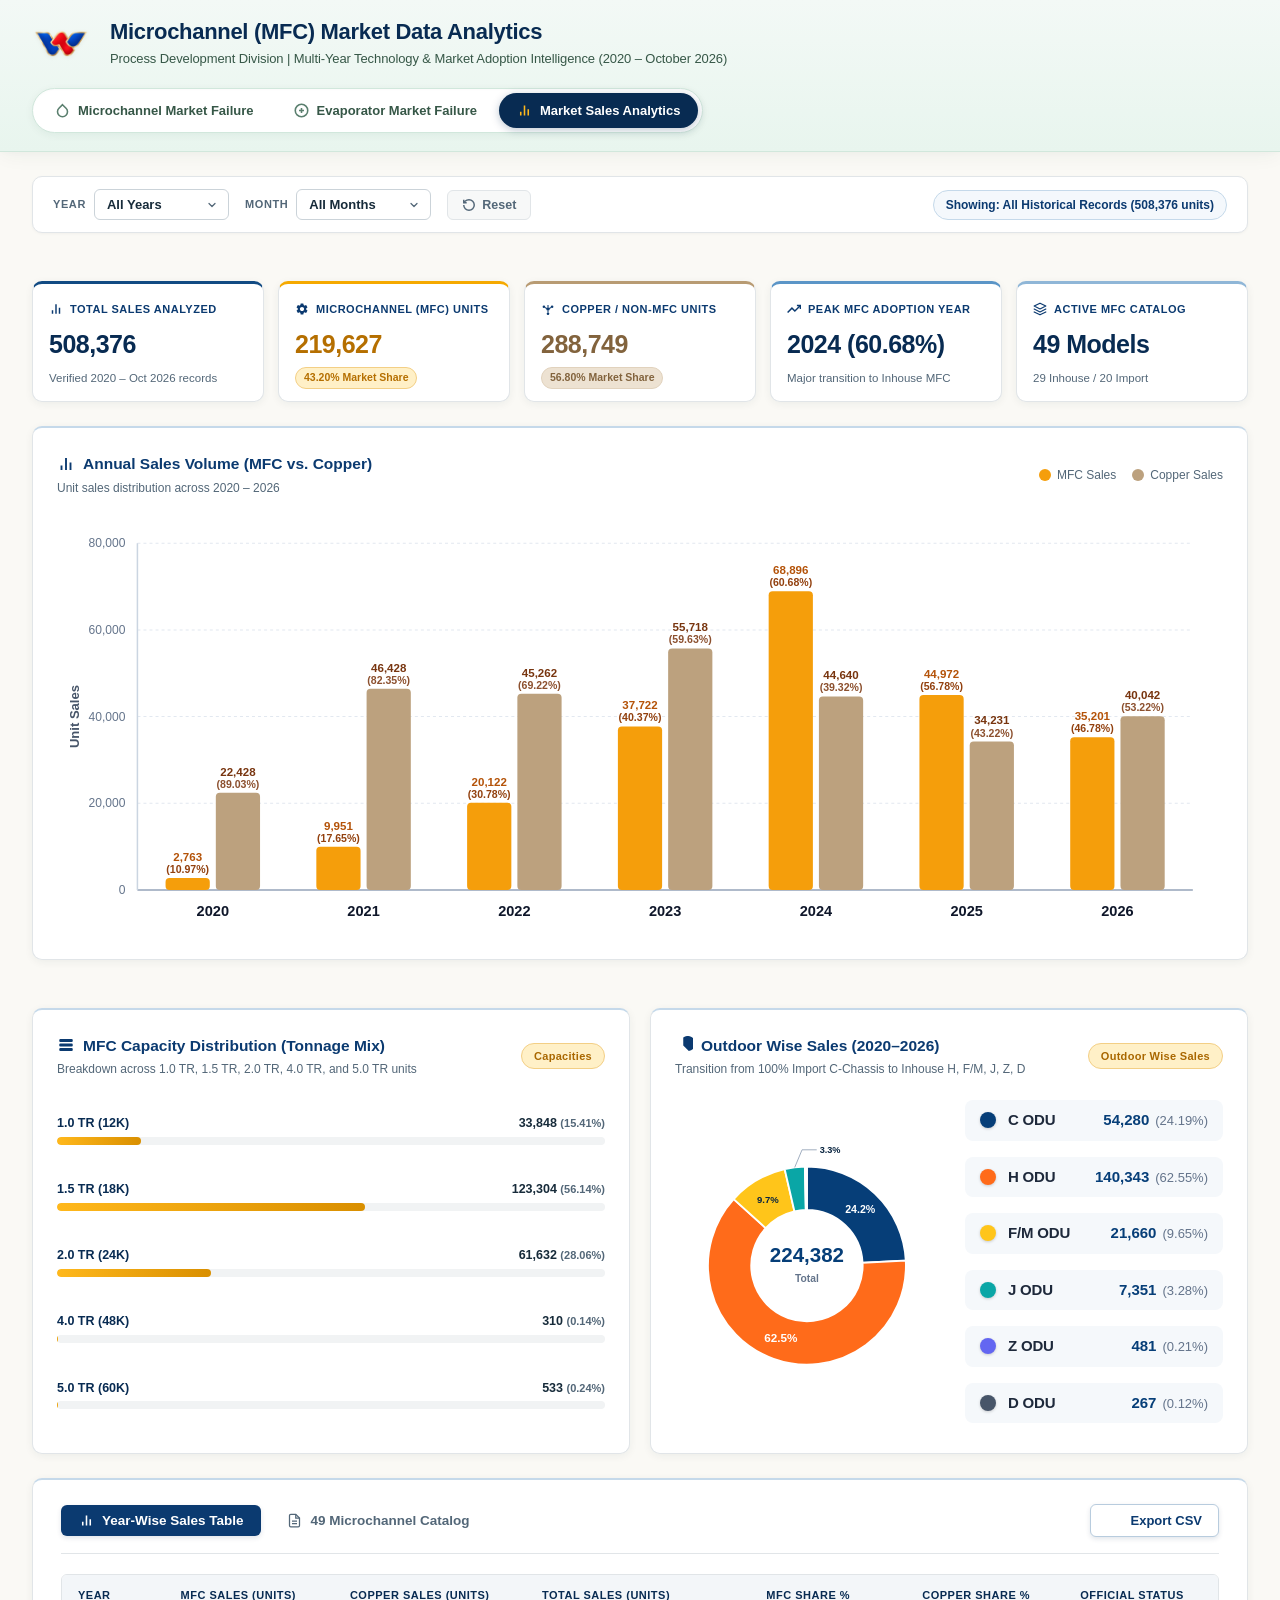
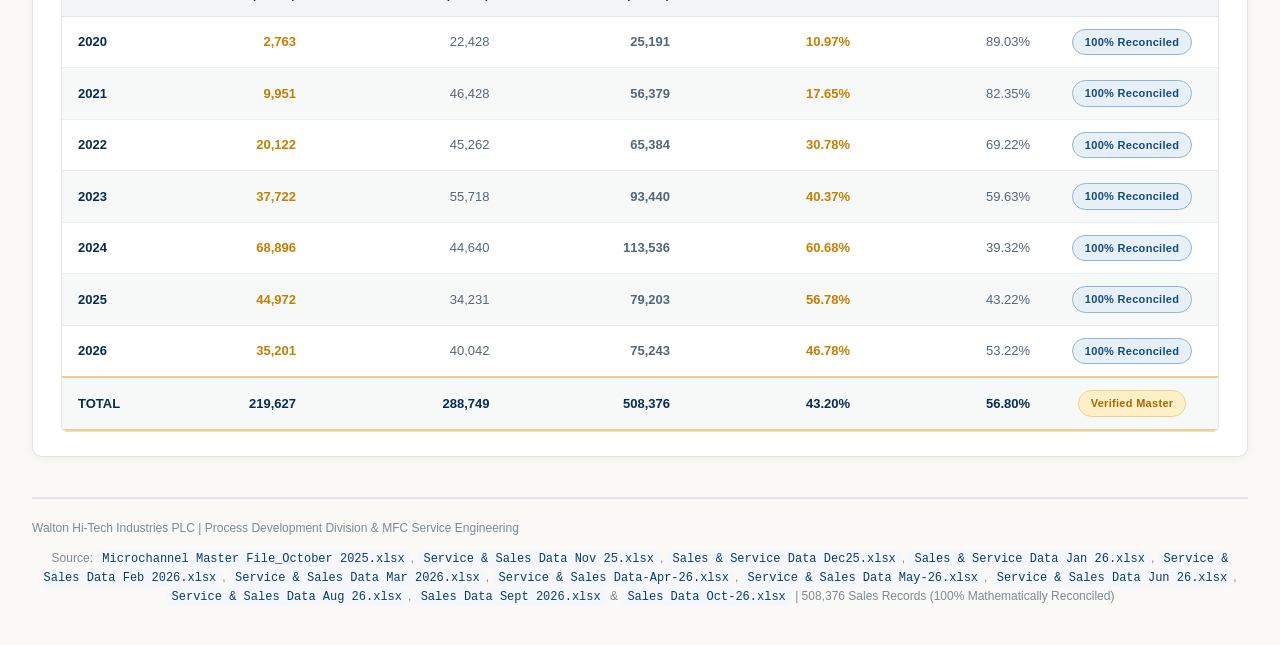
<file: Microchannel Market Sales.html>
<!DOCTYPE html>
<html lang="en">
<head>
  <meta charset="UTF-8">
  <meta name="viewport" content="width=device-width, initial-scale=1.0">
  <title>Walton RAC | Microchannel Market Analytics Dashboard</title>
  <link rel="stylesheet" href="css/style.css">
</head>
<body>
  <!-- Top Header & Brand Bar (100% Viewport Width) -->
  <header class="header-bar">
    <div class="header-inner">
      <div class="header-brand">
        <img src="assets/walton-logo.png" alt="Walton Logo" class="brand-logo">
        <div class="header-titles">
          <h1>Microchannel (MFC) Market Data Analytics</h1>
          <p>Process Development Division | Multi-Year Technology &amp; Market Adoption Intelligence (2020 – October 2026)</p>
        </div>
      </div>

      <!-- Multi-Dashboard Page Navigation -->
      <nav class="page-nav" aria-label="Dashboard Navigation">
        <a href="Microchannel Market Failure.html" class="page-nav-link" title="View Microchannel Market Failure Dashboard">
          <svg width="15" height="15" viewBox="0 0 24 24" fill="none" stroke="currentColor" stroke-width="2.5"><path d="M12 2.69l5.66 5.66a8 8 0 1 1-11.31 0z"/></svg>
          Microchannel Market Failure
        </a>
        <a href="Evaporator Market Failure.html" class="page-nav-link" title="View Evaporator Market Failure Dashboard">
          <svg width="15" height="15" viewBox="0 0 24 24" fill="none" stroke="currentColor" stroke-width="2.5"><circle cx="12" cy="12" r="10"/><path d="M8 12h8"/><path d="M12 8v8"/></svg>
          Evaporator Market Failure
        </a>
        <a href="Microchannel Market Sales.html" class="page-nav-link active" title="View Market Sales Analytics Dashboard">
          <svg width="15" height="15" viewBox="0 0 24 24" fill="none" stroke="currentColor" stroke-width="2.5"><path d="M18 20V10M12 20V4M6 20v-6"/></svg>
          Market Sales Analytics
        </a>
      </nav>
    </div>
  </header>

  <div class="dashboard-container">
    <!-- Global Year + Month Filter Bar -->
    <section class="global-filter-bar">
      <div class="filter-controls-group">
        <div class="filter-control-item">
          <label for="globalFilterYear">YEAR</label>
          <div class="select-wrapper">
            <select id="globalFilterYear" class="filter-select" aria-label="Filter by Year">
              <option value="all">All Years</option>
            </select>
          </div>
        </div>

        <div class="filter-control-item">
          <label for="globalFilterMonth">MONTH</label>
          <div class="select-wrapper">
            <select id="globalFilterMonth" class="filter-select" aria-label="Filter by Month">
              <option value="all">All Months</option>
              <option value="1">January</option>
              <option value="2">February</option>
              <option value="3">March</option>
              <option value="4">April</option>
              <option value="5">May</option>
              <option value="6">June</option>
              <option value="7">July</option>
              <option value="8">August</option>
              <option value="9">September</option>
              <option value="10">October</option>
              <option value="11">November</option>
              <option value="12">December</option>
            </select>
          </div>
        </div>

        <button id="globalFilterResetBtn" class="btn-filter-reset" title="Reset filters to All Years and All Months">
          <svg width="14" height="14" viewBox="0 0 24 24" fill="none" stroke="currentColor" stroke-width="2.5"><path d="M3 12a9 9 0 1 0 9-9 9.75 9.75 0 0 0-6.74 2.74L3 8"/><path d="M3 3v5h5"/></svg>
          Reset
        </button>
      </div>

      <div class="filter-status-wrapper">
        <span class="filter-status-badge" id="filterStatusBadge">Showing: All Historical Records</span>
      </div>
    </section>

    <!-- KPI Metric Cards Grid (5 Cards) -->
    <section class="kpi-grid">
      <!-- Total Sales Analyzed -->
      <div class="kpi-card primary-accent">
        <div class="kpi-title">
          <svg class="kpi-icon" viewBox="0 0 24 24" width="16" height="16" fill="none" stroke="currentColor" stroke-width="2.5"><path d="M18 20V10M12 20V4M6 20v-6"/></svg>
          Total Sales Analyzed
        </div>
        <div class="kpi-value" id="kpiTotalSales">508,376</div>
        <div class="kpi-subtext">Verified 2020 – Oct 2026 records</div>
      </div>

      <!-- Microchannel Units -->
      <div class="kpi-card mfc">
        <div class="kpi-title">
          <svg class="kpi-icon" viewBox="0 0 24 24" width="16" height="16" fill="currentColor"><path d="M19.14 12.94c.04-.3.06-.61.06-.94 0-.32-.02-.64-.07-.94l2.03-1.58a.49.49 0 0 0 .12-.61l-1.92-3.32a.49.49 0 0 0-.59-.22l-2.39.96c-.5-.38-1.03-.7-1.62-.94l-.36-2.54a.48.48 0 0 0-.48-.41h-3.84c-.24 0-.44.17-.47.41l-.36 2.54c-.59.24-1.13.57-1.62.94l-2.39-.96a.49.49 0 0 0-.59.22L2.74 8.87c-.12.21-.08.47.12.61l2.03 1.58c-.05.3-.07.62-.07.94s.02.64.07.94l-2.03 1.58a.49.49 0 0 0-.12.61l1.92 3.32c.12.22.37.29.59.22l2.39-.96c.5.38 1.03.7 1.62.94l.36 2.54c.05.24.24.41.48.41h3.84c.24 0 .44-.17.47-.41l.36-2.54c.59-.24 1.13-.56 1.62-.94l2.39.96c.22.08.47 0 .59-.22l1.92-3.32c.12-.22.07-.47-.12-.61l-2.01-1.58zM12 15.6c-1.98 0-3.6-1.62-3.6-3.6s1.62-3.6 3.6-3.6 3.6 1.62 3.6 3.6-1.62 3.6-3.6 3.6z"/></svg>
          Microchannel (MFC) Units
        </div>
        <div class="kpi-value" id="kpiTotalMFC">183,789</div>
        <div class="kpi-subtext">
          <span class="kpi-badge badge-mfc" id="kpiMFCShare">42.43% Market Share</span>
        </div>
      </div>

      <!-- Copper Units -->
      <div class="kpi-card cu">
        <div class="kpi-title">
          <svg class="kpi-icon" viewBox="0 0 24 24" width="16" height="16" fill="currentColor"><circle cx="12" cy="12" r="3"/><circle cx="19" cy="8" r="2.2"/><circle cx="5" cy="8" r="2.2"/><circle cx="12" cy="20" r="2.2"/><path d="M12 9V5M6.8 9.5l3.4 1.9M17.2 9.5l-3.4 1.9M12 15v3" stroke="currentColor" stroke-width="1.8" fill="none"/></svg>
          Copper / Non-MFC Units
        </div>
        <div class="kpi-value" id="kpiTotalCopper">249,344</div>
        <div class="kpi-subtext">
          <span class="kpi-badge badge-cu" id="kpiCopperShare">57.57% Market Share</span>
        </div>
      </div>

      <!-- Peak Adoption Year -->
      <div class="kpi-card accent-subtle">
        <div class="kpi-title">
          <svg class="kpi-icon" viewBox="0 0 24 24" width="16" height="16" fill="none" stroke="currentColor" stroke-width="2.5"><polyline points="23 6 13.5 15.5 8.5 10.5 1 18"/><polyline points="17 6 23 6 23 12"/></svg>
          Peak MFC Adoption Year
        </div>
        <div class="kpi-value" id="kpiPeakYear">2024 (60.43%)</div>
        <div class="kpi-subtext">Major transition to Inhouse MFC</div>
      </div>

      <!-- Active MFC Catalog -->
      <div class="kpi-card accent-subtle-2">
        <div class="kpi-title">
          <svg class="kpi-icon" viewBox="0 0 24 24" width="16" height="16" fill="none" stroke="currentColor" stroke-width="2"><path d="M12 2L2 7l10 5 10-5-10-5zM2 17l10 5 10-5M2 12l10 5 10-5" stroke-linecap="round" stroke-linejoin="round"/></svg>
          Active MFC Catalog
        </div>
        <div class="kpi-value" id="kpiActiveModels">49 Models</div>
        <div class="kpi-subtext" id="kpiModelSubtitle">29 Inhouse / 20 Import</div>
      </div>
    </section>

    <!-- Full-Width Chart 1: Annual Sales Volume (MFC vs. Copper) Grouped Bar Chart -->
    <section class="chart-card chart-card-full">
      <div class="chart-header">
        <div>
          <div class="chart-title">
            <svg class="chart-title-icon" viewBox="0 0 24 24" width="18" height="18" fill="none" stroke="currentColor" stroke-width="2.5"><path d="M18 20V10M12 20V4M6 20v-6"/></svg>
            Annual Sales Volume (MFC vs. Copper)
          </div>
          <div class="chart-subtitle">Unit sales distribution across 2020 – 2026</div>
        </div>
        <div class="chart-legend">
          <span class="legend-item"><span class="legend-dot mfc"></span> MFC Sales</span>
          <span class="legend-item"><span class="legend-dot cu"></span> Copper Sales</span>
        </div>
      </div>
      <div id="chartVolume" class="chart-container volume-container"></div>
    </section>

    <!-- Visual Charts Grid (2-Card Grid) -->
    <section class="charts-grid">

      <!-- Chart 3: MFC Tonnage Mix -->
      <div class="chart-card">
        <div class="chart-header">
          <div>
            <div class="chart-title">
              <svg class="chart-title-icon" viewBox="0 0 24 24" width="18" height="18" fill="currentColor"><rect x="3" y="4" width="18" height="4" rx="1.5"/><rect x="3" y="10" width="18" height="4" rx="1.5"/><rect x="3" y="16" width="18" height="4" rx="1.5"/></svg>
              MFC Capacity Distribution (Tonnage Mix)
            </div>
            <div class="chart-subtitle">Breakdown across 1.0 TR, 1.5 TR, 2.0 TR, 4.0 TR, and 5.0 TR units</div>
          </div>
          <span class="badge-tag badge-mfc">Capacities</span>
        </div>
        <div id="chartCapacity" class="chart-container"></div>
      </div>

      <!-- Chart 4: Outdoor Wise Sales (Donut Chart) -->
      <div class="chart-card">
        <div class="chart-header">
          <div>
            <div class="chart-title">
              <svg class="chart-title-icon" viewBox="0 0 24 24" width="18" height="18" fill="currentColor"><path d="M11 2v10.5l7.4 7.4A10 10 0 1 0 11 2z"/><path d="M13 2.05v8.95l6.33 6.33A10.02 10.02 0 0 0 13 2.05z" opacity="0.35"/></svg>
              Outdoor Wise Sales (2020–2026)
            </div>
            <div class="chart-subtitle">Transition from 100% Import C-Chassis to Inhouse H, F/M, J, Z, D</div>
          </div>
          <span class="badge-tag badge-mfc">Outdoor Wise Sales</span>
        </div>
        <div id="chartChassis" class="chart-container"></div>
      </div>
    </section>

    <!-- Tabbed Data Explorer -->
    <section class="explorer-card">
      <div class="tabs-header">
        <div class="tab-nav">
          <button class="tab-btn active" data-tab="sales">
            <svg width="15" height="15" viewBox="0 0 24 24" fill="none" stroke="currentColor" stroke-width="2.5"><path d="M18 20V10M12 20V4M6 20v-6"/></svg>
            Year-Wise Sales Table
          </button>
          <button class="tab-btn" data-tab="catalog">
            <svg width="15" height="15" viewBox="0 0 24 24" fill="none" stroke="currentColor" stroke-width="2"><path d="M14 2H6a2 2 0 0 0-2 2v16a2 2 0 0 0 2 2h12a2 2 0 0 0 2-2V8z"/><polyline points="14 2 14 8 20 8"/><line x1="16" y1="13" x2="8" y2="13"/><line x1="16" y1="17" x2="8" y2="17"/></svg>
            49 Microchannel Catalog
          </button>
        </div>

        <div class="tab-actions">
          <button id="btnExport" class="btn-export">
            <svg width="15" height="15" viewBox="0 0 24 24" fill="none" stroke="var(--color-amber-primary)" stroke-width="2.5"><path d="M21 15v4a2 2 0 0 1-2 2H5a2 2 0 0 1-2-2v-4M7 10l5 5 5-5M12 15V3"/></svg>
            Export CSV
          </button>
        </div>
      </div>

      <!-- Tab 1: Sales Table -->
      <div id="tabSales" class="tab-content">
        <div class="table-container">
          <table>
            <thead>
              <tr>
                <th>Year</th>
                <th class="col-num">MFC Sales (Units)</th>
                <th class="col-num">Copper Sales (Units)</th>
                <th class="col-num">Total Sales (Units)</th>
                <th class="col-num" style="width: 180px;">MFC Share %</th>
                <th class="col-num" style="width: 180px;">Copper Share %</th>
                <th style="text-align: center;">Official Status</th>
              </tr>
            </thead>
            <tbody id="salesTableBody"></tbody>
          </table>
        </div>
      </div>

      <!-- Tab 2: 49 Model Catalog -->
      <div id="tabCatalog" class="tab-content" style="display: none;">
        <div style="display: flex; justify-content: space-between; align-items: center; margin-bottom: 16px; flex-wrap: wrap; gap: 12px;">
          <input type="text" id="catalogSearch" class="search-input" placeholder="Search model, chassis, version, or type...">
          <div style="display: flex; gap: 8px;">
            <button class="filter-chip active" data-filter="all">All (49)</button>
            <button class="filter-chip" data-filter="Import">Import (20)</button>
            <button class="filter-chip" data-filter="Inhouse">Inhouse Coated (29)</button>
          </div>
        </div>

        <div class="table-container">
          <table>
            <thead>
              <tr>
                <th style="width: 50px;">#</th>
                <th>Full Model</th>
                <th>Capacity</th>
                <th>Chassis</th>
                <th>Version Code</th>
                <th>Manufacturing Origin</th>
                <th>Coating Tech</th>
                <th>Engineering Significance</th>
              </tr>
            </thead>
            <tbody id="catalogTableBody"></tbody>
          </table>
        </div>
      </div>
    </section>

    <!-- Footer -->
    <footer class="dashboard-footer">
      <div>Walton Hi-Tech Industries PLC | Process Development Division &amp; MFC Service Engineering</div>
      <div>Source: <code>Microchannel Master File_October 2025.xlsx</code>, <code>Service &amp; Sales Data Nov 25.xlsx</code>, <code>Sales &amp; Service Data Dec25.xlsx</code>, <code>Sales &amp; Service Data Jan 26.xlsx</code>, <code>Service &amp; Sales Data Feb 2026.xlsx</code>, <code>Service &amp; Sales Data Mar 2026.xlsx</code>, <code>Service &amp; Sales Data-Apr-26.xlsx</code>, <code>Service &amp; Sales Data May-26.xlsx</code>, <code>Service &amp; Sales Data Jun 26.xlsx</code>, <code>Service &amp; Sales Data Aug 26.xlsx</code>, <code>Sales Data Sept 2026.xlsx</code> &amp; <code>Sales Data Oct-26.xlsx</code> | 508,376 Sales Records (100% Mathematically Reconciled)</div>
    </footer>

    <!-- Global Floating Tooltip -->
    <div id="chartTooltip" class="chart-tooltip"></div>

  </div>

  <script src="js/data.js"></script>
  <script src="js/sales.js"></script>
</body>
</html>
</file>
<file: css/style.css>
/* Walton RAC Process Development - Microchannel Dashboard Styling */
/* Option 2: Warm White + Deep Blue + Amber (Definitive Visual Theme) */

:root {
  /* =========================================================
     OPTION 2 — WARM WHITE + DEEP BLUE + AMBER
     Microchannel (MFC) Market Data Analytics
     ========================================================= */

  /* ---------- Page / Surface Backgrounds ---------- */
  --bg-page:            #FAF9F5;
  --bg-surface:         #FFFFFF;
  --bg-surface-soft:    #F7F8F8;
  --bg-surface-muted:   #F1F3F4;
  --bg-header:          #FFFFFF;
  --bg-sidebar:         #F8F9FA;
  --bg-table-header:    #F3F6F9;
  --bg-table-total:     #FFF4DD;
  --bg-hover:           #F5F8FB;

  /* ---------- Deep Blue / Primary Brand ---------- */
  --blue-900:           #082B52;
  --blue-800:           #0B3A70;
  --blue-700:           #124B83;
  --blue-600:           #1D5D9B;
  --blue-500:           #3478B8;
  --blue-400:           #5B95C7;
  --blue-300:           #8FB6D7;
  --blue-200:           #C5D9EA;
  --blue-100:           #E7F0F7;
  --blue-50:            #F4F8FC;

  /* ---------- Amber / Primary Accent ---------- */
  --amber-700:          #C47E00;
  --amber-600:          #D98F00;
  --amber-500:          #F5A900;
  --amber-400:          #FFB81C;
  --amber-300:          #FFC94D;
  --amber-200:          #FFE09A;
  --amber-100:          #FFF0C7;
  --amber-50:           #FFF8E8;

  /* ---------- Copper / Non-MFC ---------- */
  --copper-700:         #8F6B3E;
  --copper-600:         #A78352;
  --copper-500:         #B89B73;
  --copper-400:         #C9B08D;
  --copper-300:         #D8C3A5;
  --copper-200:         #E5D5BE;
  --copper-100:         #F0E7DA;
  --copper-50:          #F8F3EC;

  /* ---------- Text ---------- */
  --text-primary:       #172B3A;
  --text-secondary:     #536778;
  --text-muted:         #7A8A98;
  --text-subtle:        #98A5AF;
  --text-disabled:      #B5BEC6;

  --text-on-blue:       #FFFFFF;
  --text-on-amber:      #172B3A;
  --text-on-dark:       #FFFFFF;

  /* ---------- Borders / Dividers ---------- */
  --border-default:     #E1E5E8;
  --border-light:       #EBEEF0;
  --border-strong:      #CBD3D9;
  --border-blue:        #B8CCDE;
  --border-amber:       #F3CF85;
  --border-focus:       #F5A900;

  /* ---------- MFC Semantic Colors ---------- */
  --mfc-primary:        #F5A900;
  --mfc-strong:         #D98F00;
  --mfc-bright:         #FFB81C;
  --mfc-soft:           #FFF0C7;
  --mfc-bg:             #FFF8E8;
  --mfc-border:         #F3CF85;
  --mfc-text:           #B56F00;

  /* ---------- Copper Semantic Colors ---------- */
  --copper-primary:     #D8C3A5;
  --copper-strong:      #B89B73;
  --copper-soft:        #EDE2D2;
  --copper-bg:          #F8F3EC;
  --copper-border:      #E1D2BD;
  --copper-text:        #82633D;

  /* ---------- Primary Buttons ---------- */
  --btn-primary-bg:     #0B3A70;
  --btn-primary-hover:  #082B52;
  --btn-primary-active: #124B83;
  --btn-primary-text:   #FFFFFF;

  /* ---------- Accent / CTA Buttons ---------- */
  --btn-accent-bg:      #F5A900;
  --btn-accent-hover:   #D98F00;
  --btn-accent-active:  #C47E00;
  --btn-accent-text:    #172B3A;

  /* ---------- Secondary Buttons ---------- */
  --btn-secondary-bg:        #FFFFFF;
  --btn-secondary-hover:     #F5F8FB;
  --btn-secondary-active:    #EAF0F5;
  --btn-secondary-border:    #B8CCDE;
  --btn-secondary-text:      #0B3A70;

  /* ---------- Disabled Controls ---------- */
  --btn-disabled-bg:     #F0F2F3;
  --btn-disabled-border: #E0E4E7;
  --btn-disabled-text:   #A3ADB5;

  /* ---------- Chart Colors ---------- */
  --chart-mfc:           #F5A900;
  --chart-mfc-light:     #FFB81C;
  --chart-copper:        #D8C3A5;
  --chart-copper-dark:   #B89B73;

  --chart-blue-1:        #0B3A70;
  --chart-blue-2:        #1D5D9B;
  --chart-blue-3:        #3478B8;
  --chart-blue-4:        #5B95C7;
  --chart-blue-5:        #8FB6D7;

  --chart-grid:          #E5E9EC;
  --chart-axis:          #8796A3;
  --chart-label:         #536778;

  /* ---------- Chart Highlight / Area ---------- */
  --chart-mfc-fill:      rgba(245, 169, 0, 0.16);
  --chart-blue-fill:     rgba(29, 93, 155, 0.12);
  --chart-copper-fill:   rgba(216, 195, 165, 0.20);

  /* ---------- Status: Success ---------- */
  --status-success:      #198754;
  --status-success-dark: #146C43;
  --status-success-bg:   #E8F5EE;
  --status-success-border:#B7DEC9;
  --status-success-text: #146C43;

  /* ---------- Status: Warning ---------- */
  --status-warning:      #D98F00;
  --status-warning-bg:   #FFF4D6;
  --status-warning-border:#F0D28A;
  --status-warning-text: #8A5A00;

  /* ---------- Status: Error ---------- */
  --status-error:        #C0392B;
  --status-error-bg:     #FDECEA;
  --status-error-border: #E9B8B2;
  --status-error-text:   #992D22;

  /* ---------- Status: Information ---------- */
  --status-info:         #1D5D9B;
  --status-info-bg:      #EAF3FA;
  --status-info-border:  #BCD4E8;
  --status-info-text:    #124B83;

  /* ---------- Engineering Truth / Audit ---------- */
  --audit-bg:            #FFF8E8;
  --audit-border:        #F5A900;
  --audit-text:          #8A5A00;
  --audit-badge-bg:      #FFF0C7;
  --audit-badge-text:    #A96700;

  /* ---------- Shadows ---------- */
  --shadow-card:
    0 2px 8px rgba(23, 43, 58, 0.06);

  --shadow-card-hover:
    0 5px 16px rgba(23, 43, 58, 0.10);

  --shadow-dropdown:
    0 8px 24px rgba(23, 43, 58, 0.12);

  --shadow-button:
    0 2px 5px rgba(8, 43, 82, 0.12);

  /* ---------- Border Radius ---------- */
  --radius-sm:          6px;
  --radius-md:          10px;
  --radius-lg:          14px;
  --radius-xl:          18px;
  --radius-pill:        999px;

  /* ---------- Focus ---------- */
  --focus-ring:         0 0 0 3px rgba(245, 169, 0, 0.24);

  /* ---------- Common Transitions ---------- */
  --transition-fast:    150ms ease;
  --transition-normal:  220ms ease;
  --transition-slow:    320ms ease;
}

* {
  box-sizing: border-box;
  margin: 0;
  padding: 0;
  font-family: -apple-system, BlinkMacSystemFont, 'Segoe UI', Roboto, Helvetica, Arial, sans-serif;
}

body {
  background-color: var(--bg-page);
  color: var(--text-primary);
  min-height: 100vh;
  margin: 0;
  padding: 0;
  line-height: 1.5;
  -webkit-font-smoothing: antialiased;
}

.dashboard-container {
  max-width: 1440px;
  margin: 0 auto;
  padding: 24px 32px 32px;
  display: flex;
  flex-direction: column;
  gap: 24px;
  box-sizing: border-box;
}

/* ==========================================================================
   Header & Top Bar (100% Full Viewport Width Mint Banner)
   ========================================================================== */
.header-bar {
  width: 100%;
  background: linear-gradient(180deg, #F3F9F6 0%, #E8F5EE 100%);
  border-bottom: 1px solid #D1E7DC;
  border-top: none;
  border-left: none;
  border-right: none;
  border-radius: 0;
  box-shadow: 0 4px 20px -2px rgba(18, 72, 48, 0.06), 0 2px 6px -1px rgba(0, 0, 0, 0.02);
  margin: 0;
  padding: 0;
  box-sizing: border-box;
  transition: var(--transition-normal);
}

.header-inner {
  max-width: 1440px;
  margin: 0 auto;
  padding: 18px 32px;
  display: flex;
  justify-content: space-between;
  align-items: center;
  flex-wrap: wrap;
  gap: 20px;
  box-sizing: border-box;
}

.header-brand {
  display: flex;
  align-items: center;
  gap: 20px;
}

.brand-logo {
  height: 48px;
  width: auto;
  object-fit: contain;
  display: block;
  flex-shrink: 0;
  user-select: none;
  filter: drop-shadow(0 1px 2px rgba(0, 0, 0, 0.05));
}

.header-titles {
  display: flex;
  flex-direction: column;
  justify-content: center;
}

.header-titles h1 {
  font-size: 22px;
  font-weight: 750;
  color: #082B52;
  display: flex;
  align-items: center;
  gap: 10px;
  letter-spacing: -0.3px;
  line-height: 1.25;
}

.header-titles p {
  font-size: 13px;
  color: #365747;
  margin-top: 4px;
  font-weight: 500;
  letter-spacing: -0.1px;
  line-height: 1.4;
}

/* Perspective Toggle */
.toggle-wrapper {
  display: flex;
  align-items: center;
  background: var(--bg-surface);
  border: 1px solid var(--border-default);
  padding: 3px;
  border-radius: var(--radius-pill);
  box-shadow: var(--shadow-card);
}

.toggle-option {
  padding: 7px 18px;
  border-radius: var(--radius-pill);
  font-size: 12.5px;
  font-weight: 600;
  cursor: pointer;
  transition: var(--transition-fast);
  color: var(--btn-secondary-text);
  display: flex;
  align-items: center;
  gap: 8px;
  background: transparent;
  user-select: none;
}

.toggle-option:hover {
  background: var(--bg-hover);
}

.toggle-indicator {
  width: 9px;
  height: 9px;
  border-radius: var(--radius-pill);
  border: 1.5px solid var(--border-blue);
  background: transparent;
  box-sizing: border-box;
  transition: var(--transition-fast);
}

/* Option A Active: Bright Amber Background, Dark Navy Text & Dot */
.toggle-option.active {
  background: var(--btn-accent-bg);
  color: var(--btn-accent-text);
  box-shadow: var(--shadow-button);
}

.toggle-option.active .toggle-indicator {
  background: var(--btn-accent-text);
  border-color: var(--btn-accent-text);
}

/* Option B Active: Deep Navy Background, White Text & Dot */
.toggle-option.active.opt-b {
  background: var(--btn-primary-bg);
  color: var(--btn-primary-text);
  box-shadow: var(--shadow-button);
}

.toggle-option.active.opt-b .toggle-indicator {
  background: var(--btn-primary-text);
  border-color: var(--btn-primary-text);
}

/* ==========================================================================
   Perspective Description Banner
   ========================================================================== */
.perspective-banner {
  background: var(--audit-bg);
  border: 1px solid var(--border-amber);
  border-left: 4px solid var(--audit-border);
  border-radius: var(--radius-sm);
  padding: 12px 20px;
  font-size: 13px;
  color: var(--audit-text);
  display: flex;
  justify-content: space-between;
  align-items: center;
  flex-wrap: wrap;
  gap: 12px;
  box-shadow: var(--shadow-card);
}

.perspective-banner strong {
  color: var(--text-primary);
  font-weight: 700;
}

.badge-tag {
  display: inline-flex;
  align-items: center;
  gap: 4px;
  padding: 4px 12px;
  border-radius: var(--radius-pill);
  font-size: 11px;
  font-weight: 700;
  letter-spacing: 0.3px;
}

.badge-mfc {
  background: var(--audit-badge-bg);
  color: var(--audit-badge-text);
  border: 1px solid var(--border-amber);
}

.badge-cu {
  background: var(--copper-bg);
  color: var(--copper-text);
  border: 1px solid var(--copper-border);
}

.badge-tag.badge-status-ok,
.badge-tag.badge-status-success {
  background: var(--status-success-bg);
  color: var(--status-success-text);
  border: 1px solid var(--status-success-border);
}

/* ==========================================================================
   KPI Cards Grid (5 Cards)
   ========================================================================== */
.kpi-grid {
  display: grid;
  grid-template-columns: repeat(auto-fit, minmax(200px, 1fr));
  gap: 14px;
}

/* Dedicated 6-Column KPI Grid: accommodates all 6 cards on the exact same line, equal sized */
.kpi-grid.kpi-grid-6,
.kpi-grid-6 {
  display: grid;
  grid-template-columns: repeat(6, minmax(0, 1fr));
  gap: 12px;
  align-items: stretch;
}

.kpi-card {
  background: var(--bg-surface);
  border: 1px solid var(--border-default);
  border-radius: var(--radius-md);
  padding: 14px 16px 12px;
  box-shadow: var(--shadow-card);
  transition: var(--transition-normal);
  position: relative;
  display: flex;
  flex-direction: column;
  justify-content: space-between;
  box-sizing: border-box;
  height: 100%;
}

.kpi-grid-6 .kpi-card {
  padding: 13px 13px 11px;
}

.kpi-card:hover {
  border-color: var(--border-strong);
  box-shadow: var(--shadow-card-hover);
}

.kpi-title {
  font-size: 11px;
  font-weight: 700;
  text-transform: uppercase;
  letter-spacing: 0.5px;
  color: var(--blue-800);
  display: flex;
  align-items: center;
  gap: 7px;
  min-height: 22px;
  white-space: nowrap;
  overflow: hidden;
  text-overflow: ellipsis;
}

.kpi-grid-6 .kpi-title {
  font-size: 10px;
  letter-spacing: 0.3px;
  gap: 6px;
  min-height: 20px;
}

.kpi-title svg,
.kpi-icon {
  color: var(--blue-800);
  flex-shrink: 0;
  width: 14px;
  height: 14px;
}

.kpi-value {
  font-size: 25px;
  font-weight: 800;
  color: var(--blue-900);
  margin: 6px 0 3px;
  font-feature-settings: 'tnum';
  letter-spacing: -0.5px;
  min-height: 32px;
  display: flex;
  align-items: baseline;
  white-space: nowrap;
  overflow: hidden;
  text-overflow: ellipsis;
}

.kpi-grid-6 .kpi-value {
  font-size: 22px;
  margin: 5px 0 2px;
  min-height: 28px;
}

.kpi-value.text-val,
.kpi-card .kpi-value.text-val {
  font-size: 18px;
  font-weight: 700;
  letter-spacing: -0.2px;
}

.kpi-grid-6 .kpi-value.text-val {
  font-size: 17px;
}

/* Specific KPI Value Emphasis & Top Accents */
.kpi-card.primary-accent {
  border-top: 3px solid var(--blue-700);
}

.kpi-card.mfc {
  border-top: 3px solid var(--amber-500);
}

.kpi-card.mfc .kpi-value {
  color: var(--mfc-text);
}

.kpi-card.cu {
  border-top: 3px solid var(--copper-500);
}

.kpi-card.cu .kpi-value {
  color: var(--copper-text);
}

.kpi-card.accent-subtle {
  border-top: 3px solid var(--blue-400);
}

.kpi-card.accent-subtle-2 {
  border-top: 3px solid var(--blue-300);
}

.kpi-card.accent-brown {
  border-top: 3px solid #6B3E2E;
}

.kpi-card.accent-brown .kpi-value {
  color: #6B3E2E;
}

.kpi-card.accent-amber {
  border-top: 3px solid var(--amber-600);
}

.kpi-card.accent-amber .kpi-value {
  color: var(--blue-900);
}

.kpi-card.leak {
  border-top: 3px solid var(--amber-500);
}

.kpi-subtext {
  font-size: 11.5px;
  color: var(--text-secondary);
  display: flex;
  align-items: center;
  gap: 5px;
  margin-top: auto;
  min-height: 22px;
  white-space: nowrap;
  overflow: hidden;
  text-overflow: ellipsis;
}

.kpi-grid-6 .kpi-subtext {
  font-size: 11px;
  gap: 4px;
  min-height: 22px;
}

.kpi-badge {
  font-size: 10.5px;
  font-weight: 700;
  padding: 2.5px 8px;
  border-radius: var(--radius-pill);
  display: inline-flex;
  align-items: center;
  white-space: nowrap;
}

.kpi-badge.badge-mfc {
  background: var(--mfc-soft);
  color: var(--mfc-text);
  border: 1px solid var(--mfc-border);
}

.kpi-badge.badge-cu {
  background: var(--copper-soft);
  color: var(--copper-text);
  border: 1px solid var(--copper-border);
}

/* ==========================================================================
   Visual Charts Grid (2x2)
   ========================================================================== */
.charts-grid {
  display: grid;
  grid-template-columns: repeat(auto-fit, minmax(500px, 1fr));
  gap: 20px;
}

.chart-card {
  background: var(--bg-surface);
  border: 1px solid var(--border-default);
  border-top: 2px solid var(--blue-200);
  border-radius: var(--radius-md);
  padding: 24px;
  box-shadow: var(--shadow-card);
  display: flex;
  flex-direction: column;
  transition: var(--transition-normal);
}

.chart-card:hover {
  box-shadow: var(--shadow-card-hover);
  border-color: var(--border-strong);
}

.chart-header {
  display: flex;
  justify-content: space-between;
  align-items: center;
  margin-bottom: 16px;
}

.chart-title-group {
  display: flex;
  align-items: center;
  gap: 10px;
}

.chart-title-icon {
  color: var(--blue-800);
  flex-shrink: 0;
}

.chart-title {
  font-size: 15.5px;
  font-weight: 700;
  color: var(--blue-800);
  display: flex;
  align-items: center;
  gap: 8px;
}

.chart-subtitle {
  font-size: 12px;
  color: var(--text-secondary);
  margin-top: 3px;
  font-weight: 400;
}

.chart-legend {
  display: flex;
  gap: 16px;
  font-size: 12px;
  font-weight: 500;
}

.legend-item {
  display: flex;
  align-items: center;
  gap: 6px;
  color: var(--text-secondary);
}

.legend-color {
  width: 10px;
  height: 10px;
  border-radius: 2px;
}

.legend-color.mfc { background: var(--chart-mfc); }
.legend-color.cu { background: var(--chart-copper); }

.legend-dot {
  width: 12px;
  height: 12px;
  border-radius: 50%;
  flex-shrink: 0;
  display: inline-block;
}
.legend-dot.mfc { background: #F59E0B; }
.legend-dot.cu { background: #BCA17E; }

.chart-card-full {
  width: 100%;
  margin-bottom: 24px;
}

.volume-container {
  width: 100%;
  height: 440px;
  min-height: 420px;
}

.volume-bar-svg {
  width: 100%;
  height: 100%;
  display: block;
}

.vol-bar {
  cursor: pointer;
  transition: opacity 0.18s ease, filter 0.18s ease;
}
.vol-bar:hover {
  opacity: 0.88;
  filter: drop-shadow(0 2px 6px rgba(0, 0, 0, 0.18));
}

.chart-container {
  flex: 1;
  min-height: 275px;
  position: relative;
  display: flex;
  flex-direction: column;
  justify-content: flex-end;
}

/* Custom SVG Chart Styling */
.svg-chart {
  width: 100%;
  height: 275px;
  overflow: visible;
}

.chart-bar-mfc {
  fill: url(#mfcGrad);
  transition: var(--transition-normal);
  cursor: pointer;
}

.chart-bar-mfc:hover {
  fill: var(--chart-mfc-light);
  filter: drop-shadow(0 2px 8px var(--border-amber));
}

.chart-bar-cu {
  fill: url(#cuGrad);
  transition: var(--transition-normal);
  cursor: pointer;
}

.chart-bar-cu:hover {
  fill: var(--copper-200);
  filter: drop-shadow(0 2px 8px var(--copper-soft));
}

.chart-line {
  fill: none;
  stroke: var(--chart-mfc);
  stroke-width: 3.5;
  stroke-linecap: round;
  stroke-linejoin: round;
  filter: drop-shadow(0 2px 6px var(--border-amber));
}

.chart-area {
  fill: url(#areaGrad);
}

.chart-point {
  fill: var(--bg-surface);
  stroke: var(--chart-mfc);
  stroke-width: 3;
  cursor: pointer;
  transition: var(--transition-fast);
}

.chart-point:hover {
  r: 6.5;
  fill: var(--chart-mfc);
  stroke: var(--bg-surface);
  stroke-width: 2.5;
}

.grid-line {
  stroke: var(--chart-grid);
  stroke-dasharray: 4 4;
}

.axis-text {
  font-size: 11px;
  fill: var(--chart-axis);
}

/* SVG Chart Interactive Column Styling (Failure Dashboard) */
.svg-bar-col {
  transition: opacity var(--transition-fast);
}

.svg-bar-col:hover rect:not([fill="transparent"]) {
  filter: brightness(1.08);
  opacity: 0.95;
}

.svg-bar-col:hover text {
  font-weight: 700;
}

/* Lollipop Chart Styling (Top 10 Installed Areas) */
#chartTopAreas {
  min-height: 400px;
  display: flex;
  flex-direction: column;
  justify-content: flex-start;
}

.lollipop-chart {
  width: 100%;
  height: auto;
  display: block;
}

.svg-lollipop-row {
  transition: opacity var(--transition-fast);
}

.svg-lollipop-row:hover .lollipop-line {
  stroke-width: 2.8px;
  filter: brightness(1.15);
}

.svg-lollipop-row:hover .lollipop-dot {
  r: 9.5;
  filter: brightness(1.15);
}

.svg-lollipop-row:hover text tspan:first-child {
  font-weight: 800;
}

.lollipop-summary-box {
  transition: transform var(--transition-fast), filter var(--transition-fast);
}

.lollipop-summary-box:hover {
  filter: drop-shadow(0 2px 6px rgba(11, 58, 112, 0.14));
}

/* ==========================================================================
   Column Chart Bar Styling (Sales Dashboard & Custom Visuals)
   ========================================================================== */
.col-chart-bar-group {
  display: flex;
  flex-direction: column;
  align-items: center;
  justify-content: flex-end;
  width: 44px;
  position: relative;
  transition: transform var(--transition-fast), opacity var(--transition-fast);
}

.col-chart-bar-group:hover {
  opacity: 0.88;
}

.col-chart-bar-val {
  font-size: 11px;
  font-weight: 700;
  color: var(--blue-800);
  margin-bottom: 6px;
  text-align: center;
  white-space: nowrap;
  letter-spacing: -0.2px;
}

.col-chart-bar-stacked {
  width: 28px;
  display: flex;
  flex-direction: column-reverse;
  border-radius: 4px 4px 0 0;
  overflow: hidden;
  box-shadow: 0 1px 3px rgba(11, 58, 112, 0.08);
  transition: height 0.4s ease;
}

.col-chart-bar-stacked .bar-seg {
  transition: opacity var(--transition-fast);
}

.col-chart-bar-stacked:hover .bar-seg {
  filter: brightness(1.05);
}

.col-chart-label {
  font-size: 12px;
  font-weight: 700;
  color: var(--text-primary);
  margin-top: 8px;
  text-align: center;
}

/* Floating Chart Tooltip */
.chart-tooltip {
  position: fixed;
  background: var(--blue-900);
  border: 1px solid var(--blue-600);
  padding: 10px 16px;
  border-radius: var(--radius-sm);
  font-size: 12px;
  line-height: 1.5;
  color: var(--text-on-dark);
  pointer-events: none;
  opacity: 0;
  transition: opacity var(--transition-fast);
  box-shadow: var(--shadow-dropdown);
  z-index: 1000;
  max-width: 320px;
  white-space: normal;
}

/* ==========================================================================
   Tabbed Data Explorer
   ========================================================================== */
.explorer-card {
  background: var(--bg-surface);
  border: 1px solid var(--border-default);
  border-top: 2px solid var(--blue-200);
  border-radius: var(--radius-md);
  padding: 24px 28px;
  box-shadow: var(--shadow-card);
}

.tabs-header {
  display: flex;
  justify-content: space-between;
  align-items: center;
  border-bottom: 1px solid var(--border-default);
  padding-bottom: 16px;
  margin-bottom: 20px;
  flex-wrap: wrap;
  gap: 12px;
}

.tab-nav {
  display: flex;
  gap: 8px;
  flex-wrap: wrap;
}

.tab-btn {
  background: transparent;
  border: none;
  color: var(--text-secondary);
  font-size: 13.5px;
  font-weight: 600;
  padding: 8px 18px;
  border-radius: var(--radius-sm);
  cursor: pointer;
  transition: var(--transition-fast);
  display: flex;
  align-items: center;
  gap: 8px;
}

.tab-btn:hover {
  color: var(--blue-800);
  background: var(--bg-hover);
}

.tab-btn.active {
  color: var(--btn-primary-text);
  background: var(--btn-primary-bg);
  box-shadow: var(--shadow-button);
}

.tab-btn.active svg {
  color: var(--btn-primary-text);
}

.tab-actions {
  display: flex;
  gap: 12px;
  align-items: center;
}

.search-input {
  background: var(--bg-surface);
  border: 1px solid var(--border-default);
  border-radius: var(--radius-sm);
  padding: 8px 14px;
  font-size: 13px;
  color: var(--text-primary);
  outline: none;
  transition: var(--transition-fast);
  width: 260px;
}

.search-input:focus {
  border-color: var(--border-focus);
  box-shadow: var(--focus-ring);
}

.btn-export {
  background: var(--btn-secondary-bg);
  border: 1px solid var(--btn-secondary-border);
  color: var(--btn-secondary-text);
  padding: 8px 16px;
  border-radius: var(--radius-sm);
  font-size: 13px;
  font-weight: 600;
  cursor: pointer;
  transition: var(--transition-fast);
  display: flex;
  align-items: center;
  gap: 8px;
  box-shadow: var(--shadow-button);
}

.btn-export:hover {
  background: var(--btn-secondary-hover);
  border-color: var(--blue-700);
}

.btn-export svg {
  color: var(--mfc-primary);
}

/* Filter Chips */
.filter-chip {
  background: var(--bg-page);
  border: 1px solid var(--border-default);
  color: var(--text-secondary);
  padding: 6px 14px;
  border-radius: var(--radius-pill);
  font-size: 12px;
  font-weight: 600;
  cursor: pointer;
  transition: var(--transition-fast);
}

.filter-chip:hover {
  background: var(--bg-hover);
  color: var(--blue-800);
}

.filter-chip.active {
  background: var(--btn-primary-bg);
  border-color: var(--btn-primary-bg);
  color: var(--btn-primary-text);
}

/* ==========================================================================
   Data Tables
   ========================================================================== */
.table-container {
  overflow-x: auto;
  border-radius: var(--radius-sm);
  border: 1px solid var(--border-default);
  background: var(--bg-surface);
}

table {
  width: 100%;
  border-collapse: collapse;
  text-align: left;
  font-size: 13px;
}

th {
  background: var(--bg-table-header);
  color: var(--blue-900);
  font-weight: 700;
  text-transform: uppercase;
  font-size: 11px;
  letter-spacing: 0.5px;
  padding: 12px 16px;
  border-bottom: 1px solid var(--border-default);
}

td {
  padding: 12px 16px;
  border-bottom: 1px solid var(--border-light);
  color: var(--text-secondary);
}

tr:hover td {
  background: var(--bg-hover);
  color: var(--text-primary);
}

/* Alternating Row Striping */
tbody tr:nth-child(even) td {
  background: var(--bg-surface-soft);
}

/* Highlight Total / Summary Row */
.table-total-row td,
tr.highlight-row td {
  font-weight: 700;
  background: var(--bg-table-total);
  color: var(--blue-900);
  border-top: 2px solid var(--border-amber);
  border-bottom: 2px solid var(--border-amber);
}

.col-num {
  text-align: right;
  font-feature-settings: 'tnum';
}

.progress-cell {
  display: flex;
  align-items: center;
  gap: 10px;
}

.progress-bar-bg {
  flex: 1;
  height: 6px;
  background: var(--bg-surface-muted);
  border-radius: var(--radius-sm);
  overflow: hidden;
}

.progress-bar-fill {
  height: 100%;
  border-radius: var(--radius-sm);
}

.fill-mfc { background: var(--mfc-primary); }
.fill-cu { background: var(--copper-primary); }

/* Status Badges */
.badge-status-ok,
.badge-status-success {
  background: var(--status-success-bg);
  color: var(--status-success-text);
  border: 1px solid var(--status-success-border);
  padding: 3px 10px;
  border-radius: var(--radius-pill);
  font-size: 11px;
  font-weight: 700;
  display: inline-block;
}

.badge-status-warn {
  background: var(--status-warning-bg);
  color: var(--status-warning-text);
  border: 1px solid var(--status-warning-border);
  padding: 3px 10px;
  border-radius: var(--radius-pill);
  font-size: 11px;
  font-weight: 700;
  display: inline-block;
}

.badge-status-info {
  background: var(--status-info-bg);
  color: var(--status-info-text);
  border: 1px solid var(--status-info-border);
  padding: 3px 10px;
  border-radius: var(--radius-pill);
  font-size: 11px;
  font-weight: 700;
  display: inline-block;
}

/* Model Catalog Badges */
.badge-import {
  background: var(--copper-bg);
  color: var(--copper-text);
  border: 1px solid var(--copper-border);
}

.badge-inhouse {
  background: var(--mfc-bg);
  color: var(--mfc-text);
  border: 1px solid var(--mfc-border);
}

.badge-capacity {
  background: var(--blue-50);
  color: var(--blue-700);
  border: 1px solid var(--blue-200);
}

.badge-coatec {
  background: var(--blue-100);
  color: var(--blue-700);
  border: 1px solid var(--blue-300);
}

.badge-non-coatec {
  background: var(--bg-surface-muted);
  color: var(--text-muted);
  border: 1px solid var(--border-default);
}

/* Section Subheadings in Reconciliation Tab */
.section-subheading {
  font-size: 15px;
  font-weight: 700;
  margin-bottom: 8px;
  color: var(--blue-800);
}

/* ==========================================================================
   Footer
   ========================================================================== */
.dashboard-footer {
  text-align: center;
  font-size: 12px;
  color: var(--text-muted);
  padding: 20px 0 10px;
  display: flex;
  justify-content: space-between;
  align-items: center;
  flex-wrap: wrap;
  gap: 12px;
  border-top: 2px solid var(--border-default);
  margin-top: 16px;
}

.dashboard-footer code {
  background: var(--blue-50);
  color: var(--blue-800);
  padding: 2px 6px;
  border-radius: var(--radius-sm);
  font-family: SFMono-Regular, Menlo, Monaco, Consolas, monospace;
}

/* ==========================================================================
   Responsive Adjustments
   ========================================================================== */
@media (max-width: 1240px) {
  .kpi-grid.kpi-grid-6,
  .kpi-grid-6 {
    grid-template-columns: repeat(6, minmax(0, 1fr));
    gap: 8px;
  }
  .kpi-grid-6 .kpi-card {
    padding: 11px 10px 9px;
  }
  .kpi-grid-6 .kpi-title {
    font-size: 9.5px;
    letter-spacing: 0.2px;
  }
  .kpi-grid-6 .kpi-value {
    font-size: 19px;
  }
  .kpi-grid-6 .kpi-value.text-val {
    font-size: 15.5px;
  }
  .kpi-grid-6 .kpi-subtext {
    font-size: 10px;
  }
  .kpi-grid-6 .kpi-badge {
    font-size: 9.5px;
    padding: 2px 6px;
  }
}

@media (max-width: 1024px) {
  .charts-grid {
    grid-template-columns: 1fr;
  }
}

@media (max-width: 992px) {
  .kpi-grid.kpi-grid-6,
  .kpi-grid-6 {
    grid-template-columns: repeat(3, minmax(0, 1fr));
    gap: 12px;
  }
}

@media (max-width: 768px) {
  body {
    padding: 0;
  }
  .dashboard-container {
    padding: 16px 16px 24px;
    gap: 16px;
  }
  .header-inner {
    padding: 14px 16px;
    flex-direction: column;
    align-items: flex-start;
    gap: 14px;
  }
  .header-brand {
    gap: 14px;
  }
  .brand-logo {
    height: 42px;
  }
  .header-titles h1 {
    font-size: 18px;
  }
  .header-titles p {
    font-size: 12px;
  }
  .toggle-wrapper {
    width: 100%;
    justify-content: center;
  }
  .search-input {
    width: 100%;
  }
  .kpi-grid {
    grid-template-columns: repeat(2, 1fr);
  }
  .kpi-grid.kpi-grid-6,
  .kpi-grid-6 {
    grid-template-columns: repeat(2, minmax(0, 1fr));
    gap: 10px;
  }
  .audit-metrics-grid {
    grid-template-columns: repeat(2, 1fr);
  }
}

@media (max-width: 480px) {
  .kpi-grid {
    grid-template-columns: 1fr;
  }
  .kpi-grid.kpi-grid-6,
  .kpi-grid-6 {
    grid-template-columns: 1fr;
    gap: 8px;
  }
  .audit-metrics-grid {
    grid-template-columns: 1fr;
  }
  .page-nav {
    width: 100%;
    justify-content: center;
  }
  .page-nav-link {
    flex: 1;
    justify-content: center;
    padding: 8px 10px;
    font-size: 12px;
  }
}

/* ==========================================================================
   Page Navigation Switcher (Multi-Dashboard Navigation)
   ========================================================================== */
.page-nav {
  display: flex;
  align-items: center;
  background: #FFFFFF;
  border: 1px solid #D1E7DC;
  padding: 4px;
  border-radius: var(--radius-pill);
  gap: 4px;
  box-shadow: 0 2px 8px rgba(18, 72, 48, 0.06), inset 0 1px 2px rgba(0, 0, 0, 0.02);
}

.page-nav-link {
  display: flex;
  align-items: center;
  gap: 8px;
  padding: 8px 18px;
  border-radius: var(--radius-pill);
  font-size: 13px;
  font-weight: 600;
  text-decoration: none;
  color: #365747;
  background: transparent;
  transition: all 180ms ease;
  user-select: none;
  white-space: nowrap;
}

.page-nav-link svg {
  stroke: #5A7F6E;
  transition: stroke 180ms ease;
}

.page-nav-link:hover {
  background: #EFF7F3;
  color: #082B52;
}

.page-nav-link:hover svg {
  stroke: #082B52;
}

.page-nav-link.active {
  background: #082B52;
  color: #FFFFFF;
  box-shadow: 0 2px 8px rgba(8, 43, 82, 0.26);
}

.page-nav-link.active svg {
  stroke: #FFB81C;
}

.page-nav-link.active:hover {
  background: #0B3A70;
  color: #FFFFFF;
}

/* ==========================================================================
   Feedback Dashboard Specific Components & Badges
   ========================================================================== */
.kpi-card.leak {
  border-top: 3px solid var(--amber-500);
}

.kpi-card.ambiguous {
  border-top: 3px solid var(--amber-400);
}

.kpi-card.nonleak {
  border-top: 3px solid var(--status-success);
}

.badge-leak {
  background: var(--amber-100);
  color: var(--amber-700);
  border: 1px solid var(--amber-300);
}

.badge-ambiguous {
  background: var(--bg-surface-muted);
  color: var(--text-secondary);
  border: 1px solid var(--border-strong);
}

.badge-success {
  background: var(--status-success-bg);
  color: var(--status-success-text);
  border: 1px solid var(--status-success-border);
}

.ambiguous-callout {
  background: var(--amber-50);
  border: 1px solid var(--amber-200);
  border-left: 4px solid var(--amber-500);
  border-radius: var(--radius-md);
  padding: 14px 18px;
  margin-bottom: 20px;
  display: flex;
  justify-content: space-between;
  align-items: center;
  flex-wrap: wrap;
  gap: 16px;
}

.ambiguous-callout-title {
  font-weight: 700;
  color: var(--blue-900);
  font-size: 13.5px;
  display: flex;
  align-items: center;
  gap: 8px;
}

.ambiguous-callout-desc {
  font-size: 12.5px;
  color: var(--text-secondary);
  margin-top: 3px;
}

.sub-toggle-group {
  display: flex;
  gap: 4px;
  background: var(--bg-surface-soft);
  padding: 3px;
  border-radius: var(--radius-pill);
  border: 1px solid var(--border-default);
}

.sub-toggle-btn {
  padding: 5px 14px;
  border-radius: var(--radius-pill);
  font-size: 12px;
  font-weight: 600;
  border: none;
  background: transparent;
  color: var(--text-secondary);
  cursor: pointer;
  transition: var(--transition-fast);
}

.sub-toggle-btn:hover {
  background: var(--bg-hover);
  color: var(--blue-800);
}

.sub-toggle-btn.active {
  background: var(--blue-800);
  color: #FFFFFF;
  box-shadow: var(--shadow-button);
}

/* ==========================================================================
   Microchannel Market Failure Specific Dashboard Styling
   ========================================================================== */
.ranked-bar-list {
  display: flex;
  flex-direction: column;
  gap: 12px;
  padding: 8px 0;
}

.ranked-bar-item {
  display: flex;
  flex-direction: column;
  gap: 4px;
}

.ranked-bar-header {
  display: flex;
  justify-content: space-between;
  align-items: center;
  font-size: 12.5px;
}

.ranked-bar-title {
  display: flex;
  align-items: center;
  gap: 8px;
  font-weight: 600;
  color: var(--blue-900);
}

.rank-pill {
  display: inline-flex;
  align-items: center;
  justify-content: center;
  width: 22px;
  height: 22px;
  border-radius: 50%;
  background: var(--blue-100);
  color: var(--blue-800);
  font-size: 11px;
  font-weight: 700;
}

.rank-pill.top3 {
  background: var(--amber-500);
  color: #FFFFFF;
}

.ranked-bar-val {
  font-weight: 700;
  color: var(--text-primary);
}

.ranked-bar-track {
  width: 100%;
  height: 8px;
  background: var(--bg-surface-muted);
  border-radius: 4px;
  overflow: hidden;
  position: relative;
}

.ranked-bar-fill {
  height: 100%;
  border-radius: 4px;
  background: linear-gradient(90deg, var(--amber-400), var(--amber-600));
  transition: width 0.6s cubic-bezier(0.16, 1, 0.3, 1);
}

.ranked-bar-fill.copper {
  background: linear-gradient(90deg, var(--copper-400), var(--copper-600));
}

.ranked-bar-fill.blue {
  background: linear-gradient(90deg, var(--blue-400), var(--blue-700));
}

/* Modal styles */
.modal-overlay {
  position: fixed;
  top: 0;
  left: 0;
  width: 100vw;
  height: 100vh;
  background: rgba(8, 43, 82, 0.5);
  backdrop-filter: blur(4px);
  display: none;
  justify-content: center;
  align-items: center;
  z-index: 1000;
  padding: 20px;
}

.modal-overlay.active {
  display: flex;
}

.modal-card {
  background: var(--bg-surface);
  border-radius: var(--radius-lg);
  box-shadow: var(--shadow-dropdown);
  width: 100%;
  max-width: 780px;
  max-height: 85vh;
  display: flex;
  flex-direction: column;
  border: 1px solid var(--border-default);
  animation: modalFadeIn 0.2s ease-out;
}

@keyframes modalFadeIn {
  from { opacity: 0; transform: scale(0.96); }
  to { opacity: 1; transform: scale(1); }
}

.modal-header {
  padding: 16px 22px;
  border-bottom: 1px solid var(--border-default);
  display: flex;
  justify-content: space-between;
  align-items: center;
  background: var(--bg-surface-soft);
  border-top-left-radius: var(--radius-lg);
  border-top-right-radius: var(--radius-lg);
}

.modal-header h3 {
  margin: 0;
  font-size: 16px;
  color: var(--blue-900);
  display: flex;
  align-items: center;
  gap: 8px;
}

.modal-close-btn {
  background: transparent;
  border: none;
  cursor: pointer;
  color: var(--text-secondary);
  padding: 6px;
  border-radius: 50%;
  display: flex;
  align-items: center;
  justify-content: center;
  transition: var(--transition-fast);
}

.modal-close-btn:hover {
  background: var(--bg-surface-muted);
  color: var(--blue-900);
}

.modal-body {
  padding: 20px 24px;
  overflow-y: auto;
  font-size: 13px;
}

.modal-footer {
  padding: 14px 22px;
  border-top: 1px solid var(--border-default);
  display: flex;
  justify-content: flex-end;
  background: var(--bg-surface-soft);
  border-bottom-left-radius: var(--radius-lg);
  border-bottom-right-radius: var(--radius-lg);
}

/* Chart Dropdown Selector */
.chart-year-select {
  padding: 4px 10px;
  font-size: 12.5px;
  font-weight: 700;
  font-family: inherit;
  color: var(--blue-900);
  background: var(--bg-surface);
  border: 1.5px solid var(--border-strong);
  border-radius: 6px;
  cursor: pointer;
  outline: none;
  transition: all 0.2s ease;
  box-shadow: 0 1px 3px rgba(0, 0, 0, 0.05);
}

.chart-year-select:hover {
  border-color: var(--blue-600);
  background: var(--blue-50);
}

.chart-year-select:focus {
  border-color: var(--amber-500);
  box-shadow: 0 0 0 3px var(--amber-100);
}


/* Duration Audit Card Styling */
.duration-audit-content {
  display: flex;
  flex-direction: column;
  gap: 12px;
  padding: 4px 0;
}

.audit-metrics-grid {
  display: grid;
  grid-template-columns: repeat(4, 1fr);
  gap: 8px;
}

.audit-metric-card {
  padding: 10px 10px;
  border-radius: var(--radius-sm);
  background: var(--bg-surface-soft);
  border: 1px solid var(--border-default);
  text-align: center;
}

.audit-metric-card.valid {
  border-left: 3px solid #2B547E;
}

.audit-metric-card.missing {
  border-left: 3px solid #D97757;
}

.audit-metric-card.negative {
  border-left: 3px solid #B3261E;
}

.audit-metric-card.clean {
  border-left: 3px solid #7CAF72;
}

.audit-metric-val {
  font-size: 16px;
  font-weight: 700;
  color: var(--blue-900);
}

.audit-metric-lbl {
  font-size: 10px;
  font-weight: 600;
  color: var(--text-secondary);
  margin-top: 2px;
}

.audit-note-box {
  padding: 10px 14px;
  border-radius: var(--radius-sm);
  background: rgba(43, 84, 126, 0.05);
  border: 1px solid rgba(43, 84, 126, 0.15);
}

.audit-note-title {
  font-size: 12px;
  font-weight: 700;
  color: #2B547E;
  display: flex;
  align-items: center;
  gap: 6px;
  margin-bottom: 4px;
}

.audit-note-text {
  font-size: 11.5px;
  line-height: 1.45;
  color: var(--text-secondary);
  margin: 0;
}

/* Segmented Control & Coated vs Non-Coated Components */
.segmented-control {
  display: inline-flex;
  background: var(--bg-surface-muted);
  border-radius: var(--radius-sm);
  padding: 3px;
  gap: 3px;
  border: 1px solid var(--border-default);
}

.segmented-btn {
  border: none;
  background: transparent;
  color: var(--text-secondary);
  font-size: 11.5px;
  font-weight: 600;
  padding: 4px 10px;
  border-radius: 4px;
  cursor: pointer;
  transition: all 0.2s ease;
  white-space: nowrap;
}

.segmented-btn:hover {
  color: var(--text-primary);
}

.segmented-btn.active {
  background: var(--bg-surface);
  color: var(--blue-900);
  font-weight: 700;
  box-shadow: 0 1px 3px rgba(0, 0, 0, 0.1);
}

.badge-tag.badge-coated {
  background: #FFF0C7;
  color: #C47E00;
  border: 1px solid #FFE09A;
  font-weight: 700;
}

.badge-tag.badge-non-coated {
  background: #E7F0F7;
  color: #0B3A70;
  border: 1px solid #C5D9EA;
  font-weight: 700;
}

.highlight-part {
  background: #FFF8E8;
  color: #C47E00;
  padding: 1px 6px;
  border-radius: 4px;
  font-weight: 700;
  border: 1px solid #FFE09A;
  display: inline-block;
}

.badge-tag.badge-replace {
  background: #E7F0F7;
  color: #0B3A70;
  border: 1px solid #C5D9EA;
  font-weight: 700;
}

.badge-tag.badge-repair {
  background: #CCFBF1;
  color: #0F766E;
  border: 1px solid #99F6E4;
  font-weight: 700;
}

/* ==========================================================================
   Pareto Chart (Leakage Point Breakdown)
   ========================================================================== */
#chartLeakagePoints {
  min-height: 400px;
  display: flex;
  flex-direction: column;
  justify-content: flex-start;
}

.pareto-chart {
  width: 100%;
  height: auto;
  display: block;
}

.svg-pareto-col {
  transition: opacity var(--transition-fast);
  cursor: pointer;
}

.svg-pareto-col:hover rect:not([fill="transparent"]) {
  filter: brightness(1.12);
  opacity: 0.95;
}

.svg-cum-point {
  cursor: pointer;
}

.svg-cum-point:hover circle {
  r: 7;
}

/* ==========================================================================
   Multi-Series Month-Wise Line Chart (Year-over-Year Comparison)
   ========================================================================== */
.monthly-years-legend {
  display: flex;
  align-items: center;
  gap: 12px;
  flex-wrap: wrap;
}

.monthly-years-legend .legend-item {
  display: inline-flex;
  align-items: center;
  gap: 6px;
  font-size: 11.5px;
  font-weight: 600;
  color: var(--text-secondary);
  transition: opacity 0.2s ease, transform 0.2s ease, color 0.2s ease;
  user-select: none;
  cursor: pointer;
}

.monthly-years-legend .legend-item:hover {
  color: var(--blue-900);
  transform: translateY(-1px);
}

.legend-line-dot {
  width: 16px;
  height: 3px;
  border-radius: 2px;
  display: inline-block;
  position: relative;
  vertical-align: middle;
}

.legend-line-dot::after {
  content: '';
  position: absolute;
  top: -2.5px;
  left: 4px;
  width: 8px;
  height: 8px;
  border-radius: 50%;
  background: inherit;
  border: 1.5px solid #FFFFFF;
  box-shadow: 0 0 1px rgba(0, 0, 0, 0.3);
}

#chartYearlyLeakage {
  min-height: 380px;
  display: flex;
  flex-direction: column;
  justify-content: flex-start;
  align-items: stretch;
}

#chartMonthlyLeakage {
  min-height: 380px;
  display: flex;
  flex-direction: column;
  justify-content: flex-start;
  align-items: stretch;
}

.yearly-grouped-chart {
  width: 100%;
  height: auto !important;
  display: block;
}

.yearly-bar-rect {
  transition: filter 0.15s ease, opacity 0.15s ease;
}

.svg-bar-col:hover .yearly-bar-rect {
  filter: brightness(1.06);
}

.monthly-line-chart {
  width: 100%;
  height: auto !important;
  display: block;
}

.monthly-year-path {
  transition: stroke-width 0.2s ease, opacity 0.2s ease;
}

.monthly-point-marker {
  cursor: pointer;
  transition: transform 0.15s ease;
}

.monthly-point-marker circle {
  transition: r 0.15s ease, stroke-width 0.15s ease;
}

.monthly-point-marker:hover circle {
  r: 6;
  stroke-width: 2.5;
}

.monthly-slot-hover {
  cursor: crosshair;
}

.monthly-crosshair-line {
  pointer-events: none;
  transition: opacity 0.15s ease;
}

/* ------------------------------------------------------------- */
/* Chart 5B: < 1 Year Service Duration by Quarter (Pie / Donut)  */
/* ------------------------------------------------------------- */
#chartUnderOneYearQuarters {
  min-height: 330px;
  justify-content: space-between;
  display: flex;
  flex-direction: column;
}

.quarter-pie-card-content {
  display: flex;
  flex-direction: column;
  justify-content: space-between;
  height: 100%;
  flex: 1;
}

.quarter-pie-main {
  display: flex;
  align-items: center;
  justify-content: space-between;
  gap: 24px;
  flex-wrap: wrap;
  flex: 1;
  padding: 6px 0 10px;
}

.quarter-pie-chart-wrap {
  flex: 1 1 230px;
  max-width: 280px;
  min-width: 190px;
  display: flex;
  justify-content: center;
  align-items: center;
  margin: 0 auto;
}

.svg-pie-chart {
  width: 100%;
  height: auto !important;
  max-width: 270px;
  max-height: 270px;
  display: block;
  filter: drop-shadow(0 2px 8px rgba(11, 58, 112, 0.08));
}

.pie-slice {
  cursor: pointer;
  transition: transform 0.2s cubic-bezier(0.4, 0, 0.2, 1), filter 0.2s ease, opacity 0.2s ease;
  transform-origin: 160px 160px;
}

.pie-slice:hover,
.pie-slice.active {
  filter: brightness(1.08) saturate(1.1);
  transform: scale(1.035);
}

.quarter-pie-legend-wrap {
  flex: 1.2 1 220px;
  display: flex;
  flex-direction: column;
  gap: 8px;
  min-width: 210px;
}

.pie-legend-item {
  display: flex;
  align-items: center;
  justify-content: space-between;
  gap: 12px;
  padding: 8px 12px;
  border-radius: 8px;
  background: var(--bg-hover, #F8FAFC);
  border: 1px solid var(--border-default, #E2E8F0);
  transition: background 0.15s ease, border-color 0.15s ease, transform 0.15s ease, box-shadow 0.15s ease;
  cursor: pointer;
}

.pie-legend-item:hover,
.pie-legend-item.active {
  background: #EFF6FF;
  border-color: #BFDBFE;
  box-shadow: 0 2px 6px rgba(11, 58, 112, 0.06);
  transform: translateX(3px);
}

.pie-legend-left {
  display: flex;
  align-items: center;
  gap: 10px;
  flex: 1;
}

.pie-legend-dot {
  width: 15px;
  height: 15px;
  border-radius: 50%;
  flex-shrink: 0;
  box-shadow: 0 1px 3px rgba(0, 0, 0, 0.15);
}

.pie-legend-title {
  font-size: 13.5px;
  font-weight: 700;
  color: var(--text-primary, #172B3A);
  line-height: 1.25;
}

.pie-legend-range {
  font-size: 11px;
  font-weight: 500;
  color: var(--text-muted, #64748B);
  margin-top: 1px;
}

.pie-legend-right {
  text-align: right;
  flex-shrink: 0;
}

.pie-legend-count {
  font-size: 14.5px;
  font-weight: 800;
  color: #0B3A70;
  line-height: 1.25;
}

.pie-legend-pct {
  font-size: 11px;
  font-weight: 600;
  color: var(--text-muted, #64748B);
  margin-top: 1px;
}

.pie-total-banner {
  margin-top: 10px;
  padding: 10px 16px;
  background: #F0F5FA;
  border: 1px solid #D8E5F3;
  border-radius: 8px;
  font-size: 13px;
  font-weight: 700;
  color: #0B3A70;
  display: flex;
  align-items: center;
  letter-spacing: -0.01em;
}

/* ==========================================================================
   Chart 4 (sales.html): Outdoor Wise Sales Donut Chart Layout
   ========================================================================== */
.odu-donut-layout {
  display: flex;
  align-items: center;
  justify-content: space-between;
  gap: 20px;
  height: 100%;
  padding: 6px 0;
  min-height: 280px;
}

.odu-donut-visual {
  flex: 1 1 50%;
  display: flex;
  justify-content: center;
  align-items: center;
  min-width: 210px;
  height: 100%;
}

.odu-donut-svg {
  width: 100%;
  max-width: 310px;
  max-height: 300px;
  height: auto;
  display: block;
  overflow: visible;
}

.odu-donut-slice {
  cursor: pointer;
  transition: opacity 0.18s ease, filter 0.18s ease, transform 0.18s ease;
  transform-origin: center;
}

.odu-donut-slice:hover,
.odu-donut-slice.active {
  opacity: 0.92;
  filter: drop-shadow(0 3px 8px rgba(6, 62, 120, 0.35));
}

.odu-legend-list {
  flex: 1 1 50%;
  display: flex;
  flex-direction: column;
  justify-content: center;
  gap: 16px;
  padding-left: 6px;
}

.odu-legend-item {
  display: flex;
  align-items: center;
  justify-content: space-between;
  padding: 8px 14px;
  border-radius: 8px;
  background: var(--bg-hover, #F8FAFC);
  border: 1px solid transparent;
  cursor: pointer;
  transition: background 0.15s ease, border-color 0.15s ease, transform 0.15s ease, box-shadow 0.15s ease;
}

.odu-legend-item:hover,
.odu-legend-item.active {
  background: #F0F6FF;
  border-color: #BFDBFE;
  transform: translateX(3px);
  box-shadow: 0 2px 6px rgba(6, 62, 120, 0.08);
}

.odu-legend-left {
  display: flex;
  align-items: center;
  gap: 12px;
}

.odu-legend-bullet {
  width: 16px;
  height: 16px;
  border-radius: 50%;
  flex-shrink: 0;
  box-shadow: 0 1px 3px rgba(0, 0, 0, 0.18);
}

.odu-legend-name {
  font-size: 15px;
  font-weight: 700;
  color: #1E293B;
  letter-spacing: -0.01em;
}

.odu-legend-right {
  display: flex;
  align-items: baseline;
  gap: 6px;
}

.odu-legend-val {
  font-size: 15px;
  font-weight: 800;
  color: #063E78;
}

.odu-legend-pct {
  font-size: 13px;
  font-weight: 500;
  color: #64748B;
}

@media (max-width: 640px) {
  .odu-donut-layout {
    flex-direction: column;
    gap: 16px;
  }
  .odu-donut-visual,
  .odu-legend-list {
    flex: 1 1 100%;
    width: 100%;
    padding-left: 0;
  }
}

/* =========================================================
   GLOBAL YEAR + MONTH FILTER BAR (ALL 3 DASHBOARDS)
   ========================================================= */
.global-filter-bar {
  background: var(--bg-surface);
  border: 1px solid var(--border-default);
  border-radius: 10px;
  padding: 12px 20px;
  margin-bottom: 24px;
  display: flex;
  justify-content: space-between;
  align-items: center;
  flex-wrap: wrap;
  gap: 16px;
  box-shadow: 0 1px 3px rgba(0, 0, 0, 0.04);
}

.filter-controls-group {
  display: flex;
  align-items: center;
  gap: 16px;
  flex-wrap: wrap;
}

.filter-control-item {
  display: flex;
  align-items: center;
  gap: 8px;
}

.filter-control-item label {
  font-size: 11px;
  font-weight: 700;
  color: var(--text-secondary);
  text-transform: uppercase;
  letter-spacing: 0.6px;
  user-select: none;
}

.filter-control-item .select-wrapper {
  position: relative;
  display: inline-block;
}

.filter-select {
  appearance: none;
  -webkit-appearance: none;
  background-color: var(--bg-surface);
  border: 1px solid var(--border-strong);
  border-radius: 6px;
  padding: 7px 32px 7px 12px;
  font-size: 13px;
  font-weight: 600;
  color: var(--text-primary);
  cursor: pointer;
  min-width: 135px;
  transition: all 0.15s ease-in-out;
  background-image: url("data:image/svg+xml,%3Csvg xmlns='http://www.w3.org/2000/svg' width='12' height='12' viewBox='0 0 24 24' fill='none' stroke='%23536778' stroke-width='2.5' stroke-linecap='round' stroke-linejoin='round'%3E%3Cpolyline points='6 9 12 15 18 9'%3E%3C/polyline%3E%3C/svg%3E");
  background-repeat: no-repeat;
  background-position: right 10px center;
}

.filter-select:hover {
  border-color: var(--blue-500);
}

.filter-select:focus {
  outline: none;
  border-color: var(--blue-700);
  box-shadow: 0 0 0 3px rgba(11, 58, 112, 0.12);
}

.btn-filter-reset {
  display: inline-flex;
  align-items: center;
  gap: 6px;
  padding: 7px 14px;
  font-size: 12.5px;
  font-weight: 600;
  color: var(--text-secondary);
  background: var(--bg-surface-soft);
  border: 1px solid var(--border-default);
  border-radius: 6px;
  cursor: pointer;
  transition: all 0.15s ease-in-out;
}

.btn-filter-reset:hover {
  background: #E2E8F0;
  color: var(--blue-900);
  border-color: var(--border-strong);
}

.btn-filter-reset:active {
  transform: translateY(1px);
}

.filter-status-wrapper {
  display: flex;
  align-items: center;
  gap: 10px;
}

.filter-status-badge {
  display: inline-flex;
  align-items: center;
  gap: 6px;
  font-size: 12px;
  font-weight: 600;
  color: var(--blue-800);
  background: var(--blue-50);
  border: 1px solid var(--blue-200);
  padding: 5px 12px;
  border-radius: 20px;
  transition: all 0.2s ease;
}

.filter-status-badge.filtered {
  color: #92400E;
  background: #FEF3C7;
  border-color: #FCD34D;
}

.empty-state-notice {
  display: flex;
  flex-direction: column;
  align-items: center;
  justify-content: center;
  padding: 48px 24px;
  text-align: center;
  color: var(--text-muted);
  width: 100%;
}

.empty-state-notice svg {
  margin-bottom: 12px;
  stroke: var(--text-subtle);
}

.empty-state-notice p {
  margin: 0;
  font-size: 13.5px;
  font-weight: 500;
  color: var(--text-secondary);
}

.empty-state-notice small {
  font-size: 12px;
  color: var(--text-muted);
  margin-top: 4px;
}
</file>
